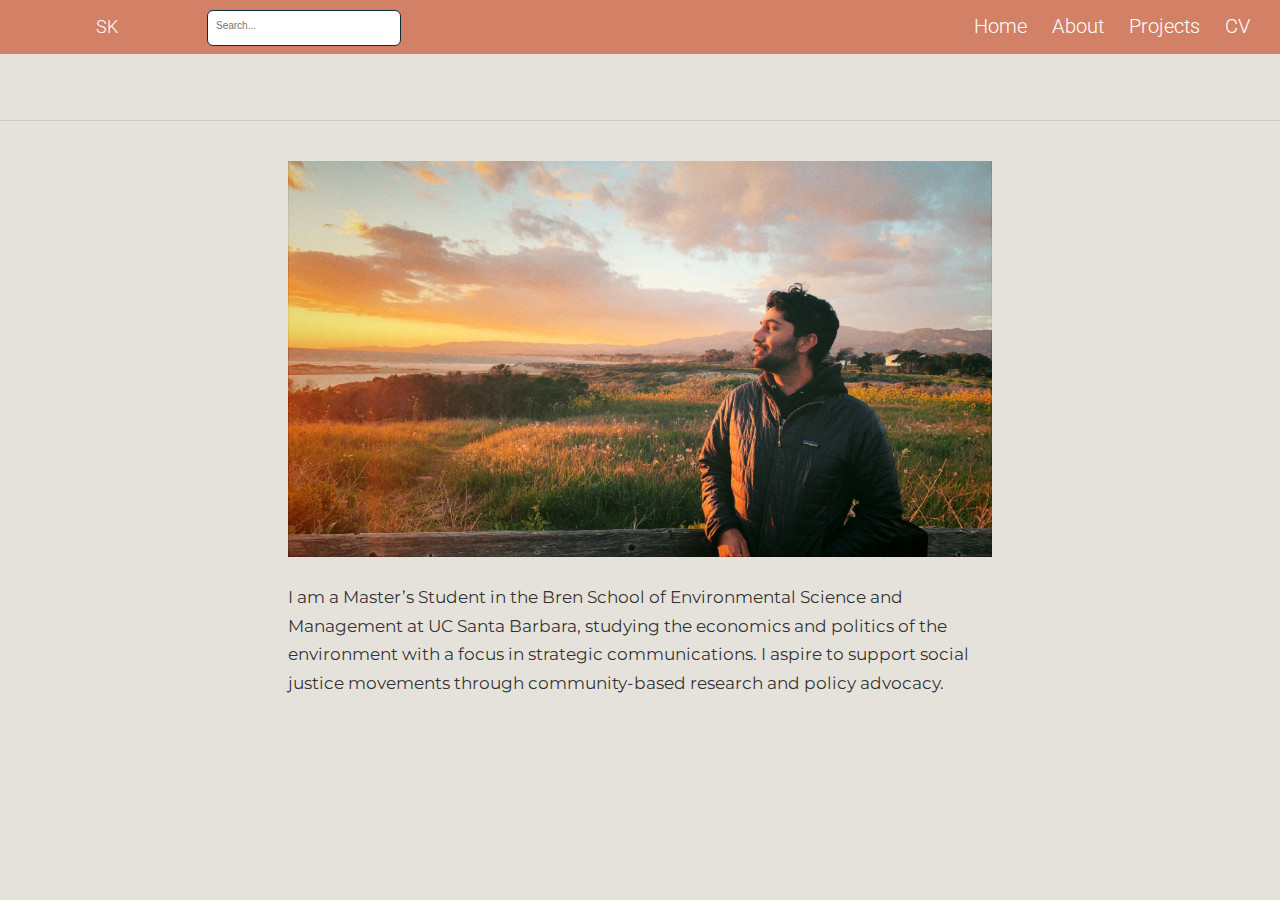
<file: docs/about.html>
<!DOCTYPE html>

<html xmlns="http://www.w3.org/1999/xhtml" lang="" xml:lang="">

<head>
  <meta charset="utf-8"/>
  <meta name="viewport" content="width=device-width, initial-scale=1"/>
  <meta http-equiv="X-UA-Compatible" content="IE=Edge,chrome=1"/>
  <meta name="generator" content="distill" />

  <style type="text/css">
  /* Hide doc at startup (prevent jankiness while JS renders/transforms) */
  body {
    visibility: hidden;
  }
  </style>

 <!--radix_placeholder_import_source-->
 <!--/radix_placeholder_import_source-->

<style type="text/css">code{white-space: pre;}</style>
<style type="text/css" data-origin="pandoc">
pre > code.sourceCode { white-space: pre; position: relative; }
pre > code.sourceCode > span { display: inline-block; line-height: 1.25; }
pre > code.sourceCode > span:empty { height: 1.2em; }
.sourceCode { overflow: visible; }
code.sourceCode > span { color: inherit; text-decoration: inherit; }
div.sourceCode { margin: 1em 0; }
pre.sourceCode { margin: 0; }
@media screen {
div.sourceCode { overflow: auto; }
}
@media print {
pre > code.sourceCode { white-space: pre-wrap; }
pre > code.sourceCode > span { text-indent: -5em; padding-left: 5em; }
}
pre.numberSource code
  { counter-reset: source-line 0; }
pre.numberSource code > span
  { position: relative; left: -4em; counter-increment: source-line; }
pre.numberSource code > span > a:first-child::before
  { content: counter(source-line);
    position: relative; left: -1em; text-align: right; vertical-align: baseline;
    border: none; display: inline-block;
    -webkit-touch-callout: none; -webkit-user-select: none;
    -khtml-user-select: none; -moz-user-select: none;
    -ms-user-select: none; user-select: none;
    padding: 0 4px; width: 4em;
    color: #aaaaaa;
  }
pre.numberSource { margin-left: 3em; border-left: 1px solid #aaaaaa;  padding-left: 4px; }
div.sourceCode
  {   }
@media screen {
pre > code.sourceCode > span > a:first-child::before { text-decoration: underline; }
}
code span.al { color: #ad0000; } /* Alert */
code span.an { color: #5e5e5e; } /* Annotation */
code span.at { } /* Attribute */
code span.bn { color: #ad0000; } /* BaseN */
code span.bu { } /* BuiltIn */
code span.cf { color: #007ba5; } /* ControlFlow */
code span.ch { color: #20794d; } /* Char */
code span.cn { color: #8f5902; } /* Constant */
code span.co { color: #5e5e5e; } /* Comment */
code span.cv { color: #5e5e5e; font-style: italic; } /* CommentVar */
code span.do { color: #5e5e5e; font-style: italic; } /* Documentation */
code span.dt { color: #ad0000; } /* DataType */
code span.dv { color: #ad0000; } /* DecVal */
code span.er { color: #ad0000; } /* Error */
code span.ex { } /* Extension */
code span.fl { color: #ad0000; } /* Float */
code span.fu { color: #4758ab; } /* Function */
code span.im { } /* Import */
code span.in { color: #5e5e5e; } /* Information */
code span.kw { color: #007ba5; } /* Keyword */
code span.op { color: #5e5e5e; } /* Operator */
code span.ot { color: #007ba5; } /* Other */
code span.pp { color: #ad0000; } /* Preprocessor */
code span.sc { color: #5e5e5e; } /* SpecialChar */
code span.ss { color: #20794d; } /* SpecialString */
code span.st { color: #20794d; } /* String */
code span.va { color: #111111; } /* Variable */
code span.vs { color: #20794d; } /* VerbatimString */
code span.wa { color: #5e5e5e; font-style: italic; } /* Warning */
</style>


  <!--radix_placeholder_meta_tags-->
  <title>SK: About me</title>




  <!--  https://developers.facebook.com/docs/sharing/webmasters#markup -->
  <meta property="og:title" content="SK: About me"/>
  <meta property="og:type" content="article"/>
  <meta property="og:locale" content="en_US"/>
  <meta property="og:site_name" content="SK"/>

  <!--  https://dev.twitter.com/cards/types/summary -->
  <meta property="twitter:card" content="summary"/>
  <meta property="twitter:title" content="SK: About me"/>

  <!--/radix_placeholder_meta_tags-->
  <!--radix_placeholder_rmarkdown_metadata-->

  <script type="text/json" id="radix-rmarkdown-metadata">
  {"type":"list","attributes":{"names":{"type":"character","attributes":{},"value":["title"]}},"value":[{"type":"character","attributes":{},"value":["About me"]}]}
  </script>
  <!--/radix_placeholder_rmarkdown_metadata-->
  <!--radix_placeholder_navigation_in_header-->
  <meta name="distill:offset" content=""/>

  <script type="application/javascript">

    window.headroom_prevent_pin = false;

    window.document.addEventListener("DOMContentLoaded", function (event) {

      // initialize headroom for banner
      var header = $('header').get(0);
      var headerHeight = header.offsetHeight;
      var headroom = new Headroom(header, {
        tolerance: 5,
        onPin : function() {
          if (window.headroom_prevent_pin) {
            window.headroom_prevent_pin = false;
            headroom.unpin();
          }
        }
      });
      headroom.init();
      if(window.location.hash)
        headroom.unpin();
      $(header).addClass('headroom--transition');

      // offset scroll location for banner on hash change
      // (see: https://github.com/WickyNilliams/headroom.js/issues/38)
      window.addEventListener("hashchange", function(event) {
        window.scrollTo(0, window.pageYOffset - (headerHeight + 25));
      });

      // responsive menu
      $('.distill-site-header').each(function(i, val) {
        var topnav = $(this);
        var toggle = topnav.find('.nav-toggle');
        toggle.on('click', function() {
          topnav.toggleClass('responsive');
        });
      });

      // nav dropdowns
      $('.nav-dropbtn').click(function(e) {
        $(this).next('.nav-dropdown-content').toggleClass('nav-dropdown-active');
        $(this).parent().siblings('.nav-dropdown')
           .children('.nav-dropdown-content').removeClass('nav-dropdown-active');
      });
      $("body").click(function(e){
        $('.nav-dropdown-content').removeClass('nav-dropdown-active');
      });
      $(".nav-dropdown").click(function(e){
        e.stopPropagation();
      });
    });
  </script>

  <style type="text/css">

  /* Theme (user-documented overrideables for nav appearance) */

  .distill-site-nav {
    color: rgba(255, 255, 255, 0.8);
    background-color: #0F2E3D;
    font-size: 15px;
    font-weight: 300;
  }

  .distill-site-nav a {
    color: inherit;
    text-decoration: none;
  }

  .distill-site-nav a:hover {
    color: white;
  }

  @media print {
    .distill-site-nav {
      display: none;
    }
  }

  .distill-site-header {

  }

  .distill-site-footer {

  }


  /* Site Header */

  .distill-site-header {
    width: 100%;
    box-sizing: border-box;
    z-index: 3;
  }

  .distill-site-header .nav-left {
    display: inline-block;
    margin-left: 8px;
  }

  @media screen and (max-width: 768px) {
    .distill-site-header .nav-left {
      margin-left: 0;
    }
  }


  .distill-site-header .nav-right {
    float: right;
    margin-right: 8px;
  }

  .distill-site-header a,
  .distill-site-header .title {
    display: inline-block;
    text-align: center;
    padding: 14px 10px 14px 10px;
  }

  .distill-site-header .title {
    font-size: 18px;
    min-width: 150px;
  }

  .distill-site-header .logo {
    padding: 0;
  }

  .distill-site-header .logo img {
    display: none;
    max-height: 20px;
    width: auto;
    margin-bottom: -4px;
  }

  .distill-site-header .nav-image img {
    max-height: 18px;
    width: auto;
    display: inline-block;
    margin-bottom: -3px;
  }



  @media screen and (min-width: 1000px) {
    .distill-site-header .logo img {
      display: inline-block;
    }
    .distill-site-header .nav-left {
      margin-left: 20px;
    }
    .distill-site-header .nav-right {
      margin-right: 20px;
    }
    .distill-site-header .title {
      padding-left: 12px;
    }
  }


  .distill-site-header .nav-toggle {
    display: none;
  }

  .nav-dropdown {
    display: inline-block;
    position: relative;
  }

  .nav-dropdown .nav-dropbtn {
    border: none;
    outline: none;
    color: rgba(255, 255, 255, 0.8);
    padding: 16px 10px;
    background-color: transparent;
    font-family: inherit;
    font-size: inherit;
    font-weight: inherit;
    margin: 0;
    margin-top: 1px;
    z-index: 2;
  }

  .nav-dropdown-content {
    display: none;
    position: absolute;
    background-color: white;
    min-width: 200px;
    border: 1px solid rgba(0,0,0,0.15);
    border-radius: 4px;
    box-shadow: 0px 8px 16px 0px rgba(0,0,0,0.1);
    z-index: 1;
    margin-top: 2px;
    white-space: nowrap;
    padding-top: 4px;
    padding-bottom: 4px;
  }

  .nav-dropdown-content hr {
    margin-top: 4px;
    margin-bottom: 4px;
    border: none;
    border-bottom: 1px solid rgba(0, 0, 0, 0.1);
  }

  .nav-dropdown-active {
    display: block;
  }

  .nav-dropdown-content a, .nav-dropdown-content .nav-dropdown-header {
    color: black;
    padding: 6px 24px;
    text-decoration: none;
    display: block;
    text-align: left;
  }

  .nav-dropdown-content .nav-dropdown-header {
    display: block;
    padding: 5px 24px;
    padding-bottom: 0;
    text-transform: uppercase;
    font-size: 14px;
    color: #999999;
    white-space: nowrap;
  }

  .nav-dropdown:hover .nav-dropbtn {
    color: white;
  }

  .nav-dropdown-content a:hover {
    background-color: #ddd;
    color: black;
  }

  .nav-right .nav-dropdown-content {
    margin-left: -45%;
    right: 0;
  }

  @media screen and (max-width: 768px) {
    .distill-site-header a, .distill-site-header .nav-dropdown  {display: none;}
    .distill-site-header a.nav-toggle {
      float: right;
      display: block;
    }
    .distill-site-header .title {
      margin-left: 0;
    }
    .distill-site-header .nav-right {
      margin-right: 0;
    }
    .distill-site-header {
      overflow: hidden;
    }
    .nav-right .nav-dropdown-content {
      margin-left: 0;
    }
  }


  @media screen and (max-width: 768px) {
    .distill-site-header.responsive {position: relative; min-height: 500px; }
    .distill-site-header.responsive a.nav-toggle {
      position: absolute;
      right: 0;
      top: 0;
    }
    .distill-site-header.responsive a,
    .distill-site-header.responsive .nav-dropdown {
      display: block;
      text-align: left;
    }
    .distill-site-header.responsive .nav-left,
    .distill-site-header.responsive .nav-right {
      width: 100%;
    }
    .distill-site-header.responsive .nav-dropdown {float: none;}
    .distill-site-header.responsive .nav-dropdown-content {position: relative;}
    .distill-site-header.responsive .nav-dropdown .nav-dropbtn {
      display: block;
      width: 100%;
      text-align: left;
    }
  }

  /* Site Footer */

  .distill-site-footer {
    width: 100%;
    overflow: hidden;
    box-sizing: border-box;
    z-index: 3;
    margin-top: 30px;
    padding-top: 30px;
    padding-bottom: 30px;
    text-align: center;
  }

  /* Headroom */

  d-title {
    padding-top: 6rem;
  }

  @media print {
    d-title {
      padding-top: 4rem;
    }
  }

  .headroom {
    z-index: 1000;
    position: fixed;
    top: 0;
    left: 0;
    right: 0;
  }

  .headroom--transition {
    transition: all .4s ease-in-out;
  }

  .headroom--unpinned {
    top: -100px;
  }

  .headroom--pinned {
    top: 0;
  }

  /* adjust viewport for navbar height */
  /* helps vertically center bootstrap (non-distill) content */
  .min-vh-100 {
    min-height: calc(100vh - 100px) !important;
  }

  </style>

  <script src="site_libs/jquery-3.6.0/jquery-3.6.0.min.js"></script>
  <link href="site_libs/font-awesome-5.1.0/css/all.css" rel="stylesheet"/>
  <link href="site_libs/font-awesome-5.1.0/css/v4-shims.css" rel="stylesheet"/>
  <script src="site_libs/headroom-0.9.4/headroom.min.js"></script>
  <script src="site_libs/autocomplete-0.37.1/autocomplete.min.js"></script>
  <script src="site_libs/fuse-6.4.1/fuse.min.js"></script>

  <script type="application/javascript">

  function getMeta(metaName) {
    var metas = document.getElementsByTagName('meta');
    for (let i = 0; i < metas.length; i++) {
      if (metas[i].getAttribute('name') === metaName) {
        return metas[i].getAttribute('content');
      }
    }
    return '';
  }

  function offsetURL(url) {
    var offset = getMeta('distill:offset');
    return offset ? offset + '/' + url : url;
  }

  function createFuseIndex() {

    // create fuse index
    var options = {
      keys: [
        { name: 'title', weight: 20 },
        { name: 'categories', weight: 15 },
        { name: 'description', weight: 10 },
        { name: 'contents', weight: 5 },
      ],
      ignoreLocation: true,
      threshold: 0
    };
    var fuse = new window.Fuse([], options);

    // fetch the main search.json
    return fetch(offsetURL('search.json'))
      .then(function(response) {
        if (response.status == 200) {
          return response.json().then(function(json) {
            // index main articles
            json.articles.forEach(function(article) {
              fuse.add(article);
            });
            // download collections and index their articles
            return Promise.all(json.collections.map(function(collection) {
              return fetch(offsetURL(collection)).then(function(response) {
                if (response.status === 200) {
                  return response.json().then(function(articles) {
                    articles.forEach(function(article) {
                      fuse.add(article);
                    });
                  })
                } else {
                  return Promise.reject(
                    new Error('Unexpected status from search index request: ' +
                              response.status)
                  );
                }
              });
            })).then(function() {
              return fuse;
            });
          });

        } else {
          return Promise.reject(
            new Error('Unexpected status from search index request: ' +
                        response.status)
          );
        }
      });
  }

  window.document.addEventListener("DOMContentLoaded", function (event) {

    // get search element (bail if we don't have one)
    var searchEl = window.document.getElementById('distill-search');
    if (!searchEl)
      return;

    createFuseIndex()
      .then(function(fuse) {

        // make search box visible
        searchEl.classList.remove('hidden');

        // initialize autocomplete
        var options = {
          autoselect: true,
          hint: false,
          minLength: 2,
        };
        window.autocomplete(searchEl, options, [{
          source: function(query, callback) {
            const searchOptions = {
              isCaseSensitive: false,
              shouldSort: true,
              minMatchCharLength: 2,
              limit: 10,
            };
            var results = fuse.search(query, searchOptions);
            callback(results
              .map(function(result) { return result.item; })
            );
          },
          templates: {
            suggestion: function(suggestion) {
              var img = suggestion.preview && Object.keys(suggestion.preview).length > 0
                ? `<img src="${offsetURL(suggestion.preview)}"</img>`
                : '';
              var html = `
                <div class="search-item">
                  <h3>${suggestion.title}</h3>
                  <div class="search-item-description">
                    ${suggestion.description || ''}
                  </div>
                  <div class="search-item-preview">
                    ${img}
                  </div>
                </div>
              `;
              return html;
            }
          }
        }]).on('autocomplete:selected', function(event, suggestion) {
          window.location.href = offsetURL(suggestion.path);
        });
        // remove inline display style on autocompleter (we want to
        // manage responsive display via css)
        $('.algolia-autocomplete').css("display", "");
      })
      .catch(function(error) {
        console.log(error);
      });

  });

  </script>

  <style type="text/css">

  .nav-search {
    font-size: x-small;
  }

  /* Algolioa Autocomplete */

  .algolia-autocomplete {
    display: inline-block;
    margin-left: 10px;
    vertical-align: sub;
    background-color: white;
    color: black;
    padding: 6px;
    padding-top: 8px;
    padding-bottom: 0;
    border-radius: 6px;
    border: 1px #0F2E3D solid;
    width: 180px;
  }


  @media screen and (max-width: 768px) {
    .distill-site-nav .algolia-autocomplete {
      display: none;
      visibility: hidden;
    }
    .distill-site-nav.responsive .algolia-autocomplete {
      display: inline-block;
      visibility: visible;
    }
    .distill-site-nav.responsive .algolia-autocomplete .aa-dropdown-menu {
      margin-left: 0;
      width: 400px;
      max-height: 400px;
    }
  }

  .algolia-autocomplete .aa-input, .algolia-autocomplete .aa-hint {
    width: 90%;
    outline: none;
    border: none;
  }

  .algolia-autocomplete .aa-hint {
    color: #999;
  }
  .algolia-autocomplete .aa-dropdown-menu {
    width: 550px;
    max-height: 70vh;
    overflow-x: visible;
    overflow-y: scroll;
    padding: 5px;
    margin-top: 3px;
    margin-left: -150px;
    background-color: #fff;
    border-radius: 5px;
    border: 1px solid #999;
    border-top: none;
  }

  .algolia-autocomplete .aa-dropdown-menu .aa-suggestion {
    cursor: pointer;
    padding: 5px 4px;
    border-bottom: 1px solid #eee;
  }

  .algolia-autocomplete .aa-dropdown-menu .aa-suggestion:last-of-type {
    border-bottom: none;
    margin-bottom: 2px;
  }

  .algolia-autocomplete .aa-dropdown-menu .aa-suggestion .search-item {
    overflow: hidden;
    font-size: 0.8em;
    line-height: 1.4em;
  }

  .algolia-autocomplete .aa-dropdown-menu .aa-suggestion .search-item h3 {
    font-size: 1rem;
    margin-block-start: 0;
    margin-block-end: 5px;
  }

  .algolia-autocomplete .aa-dropdown-menu .aa-suggestion .search-item-description {
    display: inline-block;
    overflow: hidden;
    height: 2.8em;
    width: 80%;
    margin-right: 4%;
  }

  .algolia-autocomplete .aa-dropdown-menu .aa-suggestion .search-item-preview {
    display: inline-block;
    width: 15%;
  }

  .algolia-autocomplete .aa-dropdown-menu .aa-suggestion .search-item-preview img {
    height: 3em;
    width: auto;
    display: none;
  }

  .algolia-autocomplete .aa-dropdown-menu .aa-suggestion .search-item-preview img[src] {
    display: initial;
  }

  .algolia-autocomplete .aa-dropdown-menu .aa-suggestion.aa-cursor {
    background-color: #eee;
  }
  .algolia-autocomplete .aa-dropdown-menu .aa-suggestion em {
    font-weight: bold;
    font-style: normal;
  }

  </style>


  <!--/radix_placeholder_navigation_in_header-->
  <!--radix_placeholder_distill-->

  <style type="text/css">

  body {
    background-color: white;
  }

  .pandoc-table {
    width: 100%;
  }

  .pandoc-table>caption {
    margin-bottom: 10px;
  }

  .pandoc-table th:not([align]) {
    text-align: left;
  }

  .pagedtable-footer {
    font-size: 15px;
  }

  d-byline .byline {
    grid-template-columns: 2fr 2fr;
  }

  d-byline .byline h3 {
    margin-block-start: 1.5em;
  }

  d-byline .byline .authors-affiliations h3 {
    margin-block-start: 0.5em;
  }

  .authors-affiliations .orcid-id {
    width: 16px;
    height:16px;
    margin-left: 4px;
    margin-right: 4px;
    vertical-align: middle;
    padding-bottom: 2px;
  }

  d-title .dt-tags {
    margin-top: 1em;
    grid-column: text;
  }

  .dt-tags .dt-tag {
    text-decoration: none;
    display: inline-block;
    color: rgba(0,0,0,0.6);
    padding: 0em 0.4em;
    margin-right: 0.5em;
    margin-bottom: 0.4em;
    font-size: 70%;
    border: 1px solid rgba(0,0,0,0.2);
    border-radius: 3px;
    text-transform: uppercase;
    font-weight: 500;
  }

  d-article table.gt_table td,
  d-article table.gt_table th {
    border-bottom: none;
  }

  .html-widget {
    margin-bottom: 2.0em;
  }

  .l-screen-inset {
    padding-right: 16px;
  }

  .l-screen .caption {
    margin-left: 10px;
  }

  .shaded {
    background: rgb(247, 247, 247);
    padding-top: 20px;
    padding-bottom: 20px;
    border-top: 1px solid rgba(0, 0, 0, 0.1);
    border-bottom: 1px solid rgba(0, 0, 0, 0.1);
  }

  .shaded .html-widget {
    margin-bottom: 0;
    border: 1px solid rgba(0, 0, 0, 0.1);
  }

  .shaded .shaded-content {
    background: white;
  }

  .text-output {
    margin-top: 0;
    line-height: 1.5em;
  }

  .hidden {
    display: none !important;
  }

  d-article {
    padding-top: 2.5rem;
    padding-bottom: 30px;
  }

  d-appendix {
    padding-top: 30px;
  }

  d-article>p>img {
    width: 100%;
  }

  d-article h2 {
    margin: 1rem 0 1.5rem 0;
  }

  d-article h3 {
    margin-top: 1.5rem;
  }

  d-article iframe {
    border: 1px solid rgba(0, 0, 0, 0.1);
    margin-bottom: 2.0em;
    width: 100%;
  }

  /* Tweak code blocks */

  d-article div.sourceCode code,
  d-article pre code {
    font-family: Consolas, Monaco, 'Andale Mono', 'Ubuntu Mono', monospace;
  }

  d-article pre,
  d-article div.sourceCode,
  d-article div.sourceCode pre {
    overflow: auto;
  }

  d-article div.sourceCode {
    background-color: white;
  }

  d-article div.sourceCode pre {
    padding-left: 10px;
    font-size: 12px;
    border-left: 2px solid rgba(0,0,0,0.1);
  }

  d-article pre {
    font-size: 12px;
    color: black;
    background: none;
    margin-top: 0;
    text-align: left;
    white-space: pre;
    word-spacing: normal;
    word-break: normal;
    word-wrap: normal;
    line-height: 1.5;

    -moz-tab-size: 4;
    -o-tab-size: 4;
    tab-size: 4;

    -webkit-hyphens: none;
    -moz-hyphens: none;
    -ms-hyphens: none;
    hyphens: none;
  }

  d-article pre a {
    border-bottom: none;
  }

  d-article pre a:hover {
    border-bottom: none;
    text-decoration: underline;
  }

  d-article details {
    grid-column: text;
    margin-bottom: 0.8em;
  }

  @media(min-width: 768px) {

  d-article pre,
  d-article div.sourceCode,
  d-article div.sourceCode pre {
    overflow: visible !important;
  }

  d-article div.sourceCode pre {
    padding-left: 18px;
    font-size: 14px;
  }

  d-article pre {
    font-size: 14px;
  }

  }

  figure img.external {
    background: white;
    border: 1px solid rgba(0, 0, 0, 0.1);
    box-shadow: 0 1px 8px rgba(0, 0, 0, 0.1);
    padding: 18px;
    box-sizing: border-box;
  }

  /* CSS for d-contents */

  .d-contents {
    grid-column: text;
    color: rgba(0,0,0,0.8);
    font-size: 0.9em;
    padding-bottom: 1em;
    margin-bottom: 1em;
    padding-bottom: 0.5em;
    margin-bottom: 1em;
    padding-left: 0.25em;
    justify-self: start;
  }

  @media(min-width: 1000px) {
    .d-contents.d-contents-float {
      height: 0;
      grid-column-start: 1;
      grid-column-end: 4;
      justify-self: center;
      padding-right: 3em;
      padding-left: 2em;
    }
  }

  .d-contents nav h3 {
    font-size: 18px;
    margin-top: 0;
    margin-bottom: 1em;
  }

  .d-contents li {
    list-style-type: none
  }

  .d-contents nav > ul {
    padding-left: 0;
  }

  .d-contents ul {
    padding-left: 1em
  }

  .d-contents nav ul li {
    margin-top: 0.6em;
    margin-bottom: 0.2em;
  }

  .d-contents nav a {
    font-size: 13px;
    border-bottom: none;
    text-decoration: none
    color: rgba(0, 0, 0, 0.8);
  }

  .d-contents nav a:hover {
    text-decoration: underline solid rgba(0, 0, 0, 0.6)
  }

  .d-contents nav > ul > li > a {
    font-weight: 600;
  }

  .d-contents nav > ul > li > ul {
    font-weight: inherit;
  }

  .d-contents nav > ul > li > ul > li {
    margin-top: 0.2em;
  }


  .d-contents nav ul {
    margin-top: 0;
    margin-bottom: 0.25em;
  }

  .d-article-with-toc h2:nth-child(2) {
    margin-top: 0;
  }


  /* Figure */

  .figure {
    position: relative;
    margin-bottom: 2.5em;
    margin-top: 1.5em;
  }

  .figure img {
    width: 100%;
  }

  .figure .caption {
    color: rgba(0, 0, 0, 0.6);
    font-size: 12px;
    line-height: 1.5em;
  }

  .figure img.external {
    background: white;
    border: 1px solid rgba(0, 0, 0, 0.1);
    box-shadow: 0 1px 8px rgba(0, 0, 0, 0.1);
    padding: 18px;
    box-sizing: border-box;
  }

  .figure .caption a {
    color: rgba(0, 0, 0, 0.6);
  }

  .figure .caption b,
  .figure .caption strong, {
    font-weight: 600;
    color: rgba(0, 0, 0, 1.0);
  }

  /* Citations */

  d-article .citation {
    color: inherit;
    cursor: inherit;
  }

  div.hanging-indent{
    margin-left: 1em; text-indent: -1em;
  }

  /* Citation hover box */

  .tippy-box[data-theme~=light-border] {
    background-color: rgba(250, 250, 250, 0.95);
  }

  .tippy-content > p {
    margin-bottom: 0;
    padding: 2px;
  }


  /* Tweak 1000px media break to show more text */

  @media(min-width: 1000px) {
    .base-grid,
    distill-header,
    d-title,
    d-abstract,
    d-article,
    d-appendix,
    distill-appendix,
    d-byline,
    d-footnote-list,
    d-citation-list,
    distill-footer {
      grid-template-columns: [screen-start] 1fr [page-start kicker-start] 80px [middle-start] 50px [text-start kicker-end] 65px 65px 65px 65px 65px 65px 65px 65px [text-end gutter-start] 65px [middle-end] 65px [page-end gutter-end] 1fr [screen-end];
      grid-column-gap: 16px;
    }

    .grid {
      grid-column-gap: 16px;
    }

    d-article {
      font-size: 1.06rem;
      line-height: 1.7em;
    }
    figure .caption, .figure .caption, figure figcaption {
      font-size: 13px;
    }
  }

  @media(min-width: 1180px) {
    .base-grid,
    distill-header,
    d-title,
    d-abstract,
    d-article,
    d-appendix,
    distill-appendix,
    d-byline,
    d-footnote-list,
    d-citation-list,
    distill-footer {
      grid-template-columns: [screen-start] 1fr [page-start kicker-start] 60px [middle-start] 60px [text-start kicker-end] 60px 60px 60px 60px 60px 60px 60px 60px [text-end gutter-start] 60px [middle-end] 60px [page-end gutter-end] 1fr [screen-end];
      grid-column-gap: 32px;
    }

    .grid {
      grid-column-gap: 32px;
    }
  }


  /* Get the citation styles for the appendix (not auto-injected on render since
     we do our own rendering of the citation appendix) */

  d-appendix .citation-appendix,
  .d-appendix .citation-appendix {
    font-size: 11px;
    line-height: 15px;
    border-left: 1px solid rgba(0, 0, 0, 0.1);
    padding-left: 18px;
    border: 1px solid rgba(0,0,0,0.1);
    background: rgba(0, 0, 0, 0.02);
    padding: 10px 18px;
    border-radius: 3px;
    color: rgba(150, 150, 150, 1);
    overflow: hidden;
    margin-top: -12px;
    white-space: pre-wrap;
    word-wrap: break-word;
  }

  /* Include appendix styles here so they can be overridden */

  d-appendix {
    contain: layout style;
    font-size: 0.8em;
    line-height: 1.7em;
    margin-top: 60px;
    margin-bottom: 0;
    border-top: 1px solid rgba(0, 0, 0, 0.1);
    color: rgba(0,0,0,0.5);
    padding-top: 60px;
    padding-bottom: 48px;
  }

  d-appendix h3 {
    grid-column: page-start / text-start;
    font-size: 15px;
    font-weight: 500;
    margin-top: 1em;
    margin-bottom: 0;
    color: rgba(0,0,0,0.65);
  }

  d-appendix h3 + * {
    margin-top: 1em;
  }

  d-appendix ol {
    padding: 0 0 0 15px;
  }

  @media (min-width: 768px) {
    d-appendix ol {
      padding: 0 0 0 30px;
      margin-left: -30px;
    }
  }

  d-appendix li {
    margin-bottom: 1em;
  }

  d-appendix a {
    color: rgba(0, 0, 0, 0.6);
  }

  d-appendix > * {
    grid-column: text;
  }

  d-appendix > d-footnote-list,
  d-appendix > d-citation-list,
  d-appendix > distill-appendix {
    grid-column: screen;
  }

  /* Include footnote styles here so they can be overridden */

  d-footnote-list {
    contain: layout style;
  }

  d-footnote-list > * {
    grid-column: text;
  }

  d-footnote-list a.footnote-backlink {
    color: rgba(0,0,0,0.3);
    padding-left: 0.5em;
  }



  /* Anchor.js */

  .anchorjs-link {
    /*transition: all .25s linear; */
    text-decoration: none;
    border-bottom: none;
  }
  *:hover > .anchorjs-link {
    margin-left: -1.125em !important;
    text-decoration: none;
    border-bottom: none;
  }

  /* Social footer */

  .social_footer {
    margin-top: 30px;
    margin-bottom: 0;
    color: rgba(0,0,0,0.67);
  }

  .disqus-comments {
    margin-right: 30px;
  }

  .disqus-comment-count {
    border-bottom: 1px solid rgba(0, 0, 0, 0.4);
    cursor: pointer;
  }

  #disqus_thread {
    margin-top: 30px;
  }

  .article-sharing a {
    border-bottom: none;
    margin-right: 8px;
  }

  .article-sharing a:hover {
    border-bottom: none;
  }

  .sidebar-section.subscribe {
    font-size: 12px;
    line-height: 1.6em;
  }

  .subscribe p {
    margin-bottom: 0.5em;
  }


  .article-footer .subscribe {
    font-size: 15px;
    margin-top: 45px;
  }


  .sidebar-section.custom {
    font-size: 12px;
    line-height: 1.6em;
  }

  .custom p {
    margin-bottom: 0.5em;
  }

  /* Styles for listing layout (hide title) */
  .layout-listing d-title, .layout-listing .d-title {
    display: none;
  }

  /* Styles for posts lists (not auto-injected) */


  .posts-with-sidebar {
    padding-left: 45px;
    padding-right: 45px;
  }

  .posts-list .description h2,
  .posts-list .description p {
    font-family: -apple-system, BlinkMacSystemFont, "Segoe UI", Roboto, Oxygen, Ubuntu, Cantarell, "Fira Sans", "Droid Sans", "Helvetica Neue", Arial, sans-serif;
  }

  .posts-list .description h2 {
    font-weight: 700;
    border-bottom: none;
    padding-bottom: 0;
  }

  .posts-list h2.post-tag {
    border-bottom: 1px solid rgba(0, 0, 0, 0.2);
    padding-bottom: 12px;
  }
  .posts-list {
    margin-top: 60px;
    margin-bottom: 24px;
  }

  .posts-list .post-preview {
    text-decoration: none;
    overflow: hidden;
    display: block;
    border-bottom: 1px solid rgba(0, 0, 0, 0.1);
    padding: 24px 0;
  }

  .post-preview-last {
    border-bottom: none !important;
  }

  .posts-list .posts-list-caption {
    grid-column: screen;
    font-weight: 400;
  }

  .posts-list .post-preview h2 {
    margin: 0 0 6px 0;
    line-height: 1.2em;
    font-style: normal;
    font-size: 24px;
  }

  .posts-list .post-preview p {
    margin: 0 0 12px 0;
    line-height: 1.4em;
    font-size: 16px;
  }

  .posts-list .post-preview .thumbnail {
    box-sizing: border-box;
    margin-bottom: 24px;
    position: relative;
    max-width: 500px;
  }
  .posts-list .post-preview img {
    width: 100%;
    display: block;
  }

  .posts-list .metadata {
    font-size: 12px;
    line-height: 1.4em;
    margin-bottom: 18px;
  }

  .posts-list .metadata > * {
    display: inline-block;
  }

  .posts-list .metadata .publishedDate {
    margin-right: 2em;
  }

  .posts-list .metadata .dt-authors {
    display: block;
    margin-top: 0.3em;
    margin-right: 2em;
  }

  .posts-list .dt-tags {
    display: block;
    line-height: 1em;
  }

  .posts-list .dt-tags .dt-tag {
    display: inline-block;
    color: rgba(0,0,0,0.6);
    padding: 0.3em 0.4em;
    margin-right: 0.2em;
    margin-bottom: 0.4em;
    font-size: 60%;
    border: 1px solid rgba(0,0,0,0.2);
    border-radius: 3px;
    text-transform: uppercase;
    font-weight: 500;
  }

  .posts-list img {
    opacity: 1;
  }

  .posts-list img[data-src] {
    opacity: 0;
  }

  .posts-more {
    clear: both;
  }


  .posts-sidebar {
    font-size: 16px;
  }

  .posts-sidebar h3 {
    font-size: 16px;
    margin-top: 0;
    margin-bottom: 0.5em;
    font-weight: 400;
    text-transform: uppercase;
  }

  .sidebar-section {
    margin-bottom: 30px;
  }

  .categories ul {
    list-style-type: none;
    margin: 0;
    padding: 0;
  }

  .categories li {
    color: rgba(0, 0, 0, 0.8);
    margin-bottom: 0;
  }

  .categories li>a {
    border-bottom: none;
  }

  .categories li>a:hover {
    border-bottom: 1px solid rgba(0, 0, 0, 0.4);
  }

  .categories .active {
    font-weight: 600;
  }

  .categories .category-count {
    color: rgba(0, 0, 0, 0.4);
  }


  @media(min-width: 768px) {
    .posts-list .post-preview h2 {
      font-size: 26px;
    }
    .posts-list .post-preview .thumbnail {
      float: right;
      width: 30%;
      margin-bottom: 0;
    }
    .posts-list .post-preview .description {
      float: left;
      width: 45%;
    }
    .posts-list .post-preview .metadata {
      float: left;
      width: 20%;
      margin-top: 8px;
    }
    .posts-list .post-preview p {
      margin: 0 0 12px 0;
      line-height: 1.5em;
      font-size: 16px;
    }
    .posts-with-sidebar .posts-list {
      float: left;
      width: 75%;
    }
    .posts-with-sidebar .posts-sidebar {
      float: right;
      width: 20%;
      margin-top: 60px;
      padding-top: 24px;
      padding-bottom: 24px;
    }
  }


  /* Improve display for browsers without grid (IE/Edge <= 15) */

  .downlevel {
    line-height: 1.6em;
    font-family: -apple-system, BlinkMacSystemFont, "Segoe UI", Roboto, Oxygen, Ubuntu, Cantarell, "Fira Sans", "Droid Sans", "Helvetica Neue", Arial, sans-serif;
    margin: 0;
  }

  .downlevel .d-title {
    padding-top: 6rem;
    padding-bottom: 1.5rem;
  }

  .downlevel .d-title h1 {
    font-size: 50px;
    font-weight: 700;
    line-height: 1.1em;
    margin: 0 0 0.5rem;
  }

  .downlevel .d-title p {
    font-weight: 300;
    font-size: 1.2rem;
    line-height: 1.55em;
    margin-top: 0;
  }

  .downlevel .d-byline {
    padding-top: 0.8em;
    padding-bottom: 0.8em;
    font-size: 0.8rem;
    line-height: 1.8em;
  }

  .downlevel .section-separator {
    border: none;
    border-top: 1px solid rgba(0, 0, 0, 0.1);
  }

  .downlevel .d-article {
    font-size: 1.06rem;
    line-height: 1.7em;
    padding-top: 1rem;
    padding-bottom: 2rem;
  }


  .downlevel .d-appendix {
    padding-left: 0;
    padding-right: 0;
    max-width: none;
    font-size: 0.8em;
    line-height: 1.7em;
    margin-bottom: 0;
    color: rgba(0,0,0,0.5);
    padding-top: 40px;
    padding-bottom: 48px;
  }

  .downlevel .footnotes ol {
    padding-left: 13px;
  }

  .downlevel .base-grid,
  .downlevel .distill-header,
  .downlevel .d-title,
  .downlevel .d-abstract,
  .downlevel .d-article,
  .downlevel .d-appendix,
  .downlevel .distill-appendix,
  .downlevel .d-byline,
  .downlevel .d-footnote-list,
  .downlevel .d-citation-list,
  .downlevel .distill-footer,
  .downlevel .appendix-bottom,
  .downlevel .posts-container {
    padding-left: 40px;
    padding-right: 40px;
  }

  @media(min-width: 768px) {
    .downlevel .base-grid,
    .downlevel .distill-header,
    .downlevel .d-title,
    .downlevel .d-abstract,
    .downlevel .d-article,
    .downlevel .d-appendix,
    .downlevel .distill-appendix,
    .downlevel .d-byline,
    .downlevel .d-footnote-list,
    .downlevel .d-citation-list,
    .downlevel .distill-footer,
    .downlevel .appendix-bottom,
    .downlevel .posts-container {
    padding-left: 150px;
    padding-right: 150px;
    max-width: 900px;
  }
  }

  .downlevel pre code {
    display: block;
    border-left: 2px solid rgba(0, 0, 0, .1);
    padding: 0 0 0 20px;
    font-size: 14px;
  }

  .downlevel code, .downlevel pre {
    color: black;
    background: none;
    font-family: Consolas, Monaco, 'Andale Mono', 'Ubuntu Mono', monospace;
    text-align: left;
    white-space: pre;
    word-spacing: normal;
    word-break: normal;
    word-wrap: normal;
    line-height: 1.5;

    -moz-tab-size: 4;
    -o-tab-size: 4;
    tab-size: 4;

    -webkit-hyphens: none;
    -moz-hyphens: none;
    -ms-hyphens: none;
    hyphens: none;
  }

  .downlevel .posts-list .post-preview {
    color: inherit;
  }



  </style>

  <script type="application/javascript">

  function is_downlevel_browser() {
    if (bowser.isUnsupportedBrowser({ msie: "12", msedge: "16"},
                                   window.navigator.userAgent)) {
      return true;
    } else {
      return window.load_distill_framework === undefined;
    }
  }

  // show body when load is complete
  function on_load_complete() {

    // add anchors
    if (window.anchors) {
      window.anchors.options.placement = 'left';
      window.anchors.add('d-article > h2, d-article > h3, d-article > h4, d-article > h5');
    }


    // set body to visible
    document.body.style.visibility = 'visible';

    // force redraw for leaflet widgets
    if (window.HTMLWidgets) {
      var maps = window.HTMLWidgets.findAll(".leaflet");
      $.each(maps, function(i, el) {
        var map = this.getMap();
        map.invalidateSize();
        map.eachLayer(function(layer) {
          if (layer instanceof L.TileLayer)
            layer.redraw();
        });
      });
    }

    // trigger 'shown' so htmlwidgets resize
    $('d-article').trigger('shown');
  }

  function init_distill() {

    init_common();

    // create front matter
    var front_matter = $('<d-front-matter></d-front-matter>');
    $('#distill-front-matter').wrap(front_matter);

    // create d-title
    $('.d-title').changeElementType('d-title');

    // create d-byline
    var byline = $('<d-byline></d-byline>');
    $('.d-byline').replaceWith(byline);

    // create d-article
    var article = $('<d-article></d-article>');
    $('.d-article').wrap(article).children().unwrap();

    // move posts container into article
    $('.posts-container').appendTo($('d-article'));

    // create d-appendix
    $('.d-appendix').changeElementType('d-appendix');

    // flag indicating that we have appendix items
    var appendix = $('.appendix-bottom').children('h3').length > 0;

    // replace footnotes with <d-footnote>
    $('.footnote-ref').each(function(i, val) {
      appendix = true;
      var href = $(this).attr('href');
      var id = href.replace('#', '');
      var fn = $('#' + id);
      var fn_p = $('#' + id + '>p');
      fn_p.find('.footnote-back').remove();
      var text = fn_p.html();
      var dtfn = $('<d-footnote></d-footnote>');
      dtfn.html(text);
      $(this).replaceWith(dtfn);
    });
    // remove footnotes
    $('.footnotes').remove();

    // move refs into #references-listing
    $('#references-listing').replaceWith($('#refs'));

    $('h1.appendix, h2.appendix').each(function(i, val) {
      $(this).changeElementType('h3');
    });
    $('h3.appendix').each(function(i, val) {
      var id = $(this).attr('id');
      $('.d-contents a[href="#' + id + '"]').parent().remove();
      appendix = true;
      $(this).nextUntil($('h1, h2, h3')).addBack().appendTo($('d-appendix'));
    });

    // show d-appendix if we have appendix content
    $("d-appendix").css('display', appendix ? 'grid' : 'none');

    // localize layout chunks to just output
    $('.layout-chunk').each(function(i, val) {

      // capture layout
      var layout = $(this).attr('data-layout');

      // apply layout to markdown level block elements
      var elements = $(this).children().not('details, div.sourceCode, pre, script');
      elements.each(function(i, el) {
        var layout_div = $('<div class="' + layout + '"></div>');
        if (layout_div.hasClass('shaded')) {
          var shaded_content = $('<div class="shaded-content"></div>');
          $(this).wrap(shaded_content);
          $(this).parent().wrap(layout_div);
        } else {
          $(this).wrap(layout_div);
        }
      });


      // unwrap the layout-chunk div
      $(this).children().unwrap();
    });

    // remove code block used to force  highlighting css
    $('.distill-force-highlighting-css').parent().remove();

    // remove empty line numbers inserted by pandoc when using a
    // custom syntax highlighting theme
    $('code.sourceCode a:empty').remove();

    // load distill framework
    load_distill_framework();

    // wait for window.distillRunlevel == 4 to do post processing
    function distill_post_process() {

      if (!window.distillRunlevel || window.distillRunlevel < 4)
        return;

      // hide author/affiliations entirely if we have no authors
      var front_matter = JSON.parse($("#distill-front-matter").html());
      var have_authors = front_matter.authors && front_matter.authors.length > 0;
      if (!have_authors)
        $('d-byline').addClass('hidden');

      // article with toc class
      $('.d-contents').parent().addClass('d-article-with-toc');

      // strip links that point to #
      $('.authors-affiliations').find('a[href="#"]').removeAttr('href');

      // add orcid ids
      $('.authors-affiliations').find('.author').each(function(i, el) {
        var orcid_id = front_matter.authors[i].orcidID;
        if (orcid_id) {
          var a = $('<a></a>');
          a.attr('href', 'https://orcid.org/' + orcid_id);
          var img = $('<img></img>');
          img.addClass('orcid-id');
          img.attr('alt', 'ORCID ID');
          img.attr('src','[data-uri]');
          a.append(img);
          $(this).append(a);
        }
      });

      // hide elements of author/affiliations grid that have no value
      function hide_byline_column(caption) {
        $('d-byline').find('h3:contains("' + caption + '")').parent().css('visibility', 'hidden');
      }

      // affiliations
      var have_affiliations = false;
      for (var i = 0; i<front_matter.authors.length; ++i) {
        var author = front_matter.authors[i];
        if (author.affiliation !== "&nbsp;") {
          have_affiliations = true;
          break;
        }
      }
      if (!have_affiliations)
        $('d-byline').find('h3:contains("Affiliations")').css('visibility', 'hidden');

      // published date
      if (!front_matter.publishedDate)
        hide_byline_column("Published");

      // document object identifier
      var doi = $('d-byline').find('h3:contains("DOI")');
      var doi_p = doi.next().empty();
      if (!front_matter.doi) {
        // if we have a citation and valid citationText then link to that
        if ($('#citation').length > 0 && front_matter.citationText) {
          doi.html('Citation');
          $('<a href="#citation"></a>')
            .text(front_matter.citationText)
            .appendTo(doi_p);
        } else {
          hide_byline_column("DOI");
        }
      } else {
        $('<a></a>')
           .attr('href', "https://doi.org/" + front_matter.doi)
           .html(front_matter.doi)
           .appendTo(doi_p);
      }

       // change plural form of authors/affiliations
      if (front_matter.authors.length === 1) {
        var grid = $('.authors-affiliations');
        grid.children('h3:contains("Authors")').text('Author');
        grid.children('h3:contains("Affiliations")').text('Affiliation');
      }

      // remove d-appendix and d-footnote-list local styles
      $('d-appendix > style:first-child').remove();
      $('d-footnote-list > style:first-child').remove();

      // move appendix-bottom entries to the bottom
      $('.appendix-bottom').appendTo('d-appendix').children().unwrap();
      $('.appendix-bottom').remove();

      // hoverable references
      $('span.citation[data-cites]').each(function() {
        var refs = $(this).attr('data-cites').split(" ");
        var refHtml = refs.map(function(ref) {
          return "<p>" + $('#ref-' + ref).html() + "</p>";
        }).join("\n");
        window.tippy(this, {
          allowHTML: true,
          content: refHtml,
          maxWidth: 500,
          interactive: true,
          interactiveBorder: 10,
          theme: 'light-border',
          placement: 'bottom-start'
        });
      });

      // clear polling timer
      clearInterval(tid);

      // show body now that everything is ready
      on_load_complete();
    }

    var tid = setInterval(distill_post_process, 50);
    distill_post_process();

  }

  function init_downlevel() {

    init_common();

     // insert hr after d-title
    $('.d-title').after($('<hr class="section-separator"/>'));

    // check if we have authors
    var front_matter = JSON.parse($("#distill-front-matter").html());
    var have_authors = front_matter.authors && front_matter.authors.length > 0;

    // manage byline/border
    if (!have_authors)
      $('.d-byline').remove();
    $('.d-byline').after($('<hr class="section-separator"/>'));
    $('.d-byline a').remove();

    // remove toc
    $('.d-contents').remove();

    // move appendix elements
    $('h1.appendix, h2.appendix').each(function(i, val) {
      $(this).changeElementType('h3');
    });
    $('h3.appendix').each(function(i, val) {
      $(this).nextUntil($('h1, h2, h3')).addBack().appendTo($('.d-appendix'));
    });


    // inject headers into references and footnotes
    var refs_header = $('<h3></h3>');
    refs_header.text('References');
    $('#refs').prepend(refs_header);

    var footnotes_header = $('<h3></h3');
    footnotes_header.text('Footnotes');
    $('.footnotes').children('hr').first().replaceWith(footnotes_header);

    // move appendix-bottom entries to the bottom
    $('.appendix-bottom').appendTo('.d-appendix').children().unwrap();
    $('.appendix-bottom').remove();

    // remove appendix if it's empty
    if ($('.d-appendix').children().length === 0)
      $('.d-appendix').remove();

    // prepend separator above appendix
    $('.d-appendix').before($('<hr class="section-separator" style="clear: both"/>'));

    // trim code
    $('pre>code').each(function(i, val) {
      $(this).html($.trim($(this).html()));
    });

    // move posts-container right before article
    $('.posts-container').insertBefore($('.d-article'));

    $('body').addClass('downlevel');

    on_load_complete();
  }


  function init_common() {

    // jquery plugin to change element types
    (function($) {
      $.fn.changeElementType = function(newType) {
        var attrs = {};

        $.each(this[0].attributes, function(idx, attr) {
          attrs[attr.nodeName] = attr.nodeValue;
        });

        this.replaceWith(function() {
          return $("<" + newType + "/>", attrs).append($(this).contents());
        });
      };
    })(jQuery);

    // prevent underline for linked images
    $('a > img').parent().css({'border-bottom' : 'none'});

    // mark non-body figures created by knitr chunks as 100% width
    $('.layout-chunk').each(function(i, val) {
      var figures = $(this).find('img, .html-widget');
      if ($(this).attr('data-layout') !== "l-body") {
        figures.css('width', '100%');
      } else {
        figures.css('max-width', '100%');
        figures.filter("[width]").each(function(i, val) {
          var fig = $(this);
          fig.css('width', fig.attr('width') + 'px');
        });

      }
    });

    // auto-append index.html to post-preview links in file: protocol
    // and in rstudio ide preview
    $('.post-preview').each(function(i, val) {
      if (window.location.protocol === "file:")
        $(this).attr('href', $(this).attr('href') + "index.html");
    });

    // get rid of index.html references in header
    if (window.location.protocol !== "file:") {
      $('.distill-site-header a[href]').each(function(i,val) {
        $(this).attr('href', $(this).attr('href').replace("index.html", "./"));
      });
    }

    // add class to pandoc style tables
    $('tr.header').parent('thead').parent('table').addClass('pandoc-table');
    $('.kable-table').children('table').addClass('pandoc-table');

    // add figcaption style to table captions
    $('caption').parent('table').addClass("figcaption");

    // initialize posts list
    if (window.init_posts_list)
      window.init_posts_list();

    // implmement disqus comment link
    $('.disqus-comment-count').click(function() {
      window.headroom_prevent_pin = true;
      $('#disqus_thread').toggleClass('hidden');
      if (!$('#disqus_thread').hasClass('hidden')) {
        var offset = $(this).offset();
        $(window).resize();
        $('html, body').animate({
          scrollTop: offset.top - 35
        });
      }
    });
  }

  document.addEventListener('DOMContentLoaded', function() {
    if (is_downlevel_browser())
      init_downlevel();
    else
      window.addEventListener('WebComponentsReady', init_distill);
  });

  </script>

  <style type="text/css">
  /* base variables */

  /* Edit the CSS properties in this file to create a custom
     Distill theme. Only edit values in the right column
     for each row; values shown are the CSS defaults.
     To return any property to the default,
     you may set its value to: unset
     All rows must end with a semi-colon.                      */

  /* Optional: embed custom fonts here with `@import`          */
  /* This must remain at the top of this file.                 */



  html {
    /*-- Main font sizes --*/
    --title-size:      50px;
    --body-size:       1.06rem;
    --code-size:       14px;
    --aside-size:      12px;
    --fig-cap-size:    13px;
    /*-- Main font colors --*/
    --title-color:     #000000;
    --header-color:    rgba(0, 0, 0, 0.8);
    --body-color:      rgba(0, 0, 0, 0.8);
    --aside-color:     rgba(0, 0, 0, 0.6);
    --fig-cap-color:   rgba(0, 0, 0, 0.6);
    /*-- Specify custom fonts ~~~ must be imported above   --*/
    --heading-font:    sans-serif;
    --mono-font:       monospace;
    --body-font:       sans-serif;
    --navbar-font:     sans-serif;  /* websites + blogs only */
  }

  /*-- ARTICLE METADATA --*/
  d-byline {
    --heading-size:    0.6rem;
    --heading-color:   rgba(0, 0, 0, 0.5);
    --body-size:       0.8rem;
    --body-color:      rgba(0, 0, 0, 0.8);
  }

  /*-- ARTICLE TABLE OF CONTENTS --*/
  .d-contents {
    --heading-size:    18px;
    --contents-size:   13px;
  }

  /*-- ARTICLE APPENDIX --*/
  d-appendix {
    --heading-size:    15px;
    --heading-color:   rgba(0, 0, 0, 0.65);
    --text-size:       0.8em;
    --text-color:      rgba(0, 0, 0, 0.5);
  }

  /*-- WEBSITE HEADER + FOOTER --*/
  /* These properties only apply to Distill sites and blogs  */

  .distill-site-header {
    --title-size:       18px;
    --text-color:       rgba(255, 255, 255, 0.8);
    --text-size:        15px;
    --hover-color:      white;
    --bkgd-color:       #0F2E3D;
  }

  .distill-site-footer {
    --text-color:       rgba(255, 255, 255, 0.8);
    --text-size:        15px;
    --hover-color:      white;
    --bkgd-color:       #0F2E3D;
  }

  /*-- Additional custom styles --*/
  /* Add any additional CSS rules below                      */
  </style>
  <style type="text/css">@import url('https://fonts.googleapis.com/css2?family=Bebas+Neue&family=Dancing+Script&family=Montserrat&display=swap');
  @import url('https://fonts.googleapis.com/css2?family=Roboto&display=swap');
  @import url('https://fonts.googleapis.com/css2?family=DM+Mono');

  html {
    /*-- font rules --*/
    --heading-font: "Roboto", sans-serif;
    --title-font: "Robotto", sans-serif;
    --mono-font: "DM Mono", monospace;
    --body-font: "Montserrat", sans-serif;
    --navbar-font: "Roboto", sans-serif;
    /*-- Main font sizes --*/
    --title-size:      50px;
    --body-size:       1.06rem;
    --code-size:       14px;
    --aside-size:      12px;
    --fig-cap-size:    13px;
    /*-- Main font colors --*/
    --title-color:     #0000;
    --header-color:    rgba(0, 0, 0, 0.8);
    --body-color:      rgba(0, 0, 0, 0.8);
    --aside-color:     rgba(0, 0, 0, 0.6);
    --fig-cap-color:   rgba(0, 0, 0, 0.6);
  }

  /*-- ARTICLE METADATA --*/
  d-byline {
    --heading-size:    0.6rem;
    --heading-color:   rgba(0, 0, 0, 0.5);
    --body-size:       0.8rem;
    --body-color:      rgba(0, 0, 0, 0.8);
  }

  d-title h1{
    display: none;
  }

  d-title p{
    font-size: 2.5rem;
    margin-top: 0;
    margin-bottom: 0;
  }

  /*-- ARTICLE TABLE OF CONTENTS --*/
  d-article h1{
    font-size: 2.25rem;
  }

  d-article h2{
    font-size: 1.8rem;
  }

  d-article h3{
    font-size: 1.5rem;
  }

  .d-contents {
    --heading-size:    18px;
    --contents-size:   13px;
  }


  /*-- ARTICLE APPENDIX --*/
  d-appendix {
    --heading-size:    15px;
    --heading-color:   rgba(0, 0, 0, 0.65);
    --text-size:       0.8em;
    --text-color:      rgba(0, 0, 0, 0.5);
  }

  /*-- WEBSITE HEADER + FOOTER --*/
  /* These properties only apply to Distill sites and blogs  */

  .distill-site-header {
    --title-size:       18px;
    --text-color:       white; /*edited*/
    --text-size:        20px;
    --hover-color:      #A86751; /*edited*/
    --bkgd-color:       #d38166; /*edited*/
  }

  .distill-site-footer {
    --text-color:       rgba(255, 255, 255, 0.8);
    --text-size:        1rem;
    --hover-color:      white;
    --bkgd-color:       #0F2E3D;
  }

  /*-- Additional custom styles --*/
  /* Add any additional CSS rules below                      */

  body {
    background-color: #e5e2dc;
  }</style>
  <style type="text/css">
  /* base style */

  /* FONT FAMILIES */

  :root {
    --heading-default: -apple-system, BlinkMacSystemFont, "Segoe UI", Roboto, Oxygen, Ubuntu, Cantarell, "Fira Sans", "Droid Sans", "Helvetica Neue", Arial, sans-serif;
    --mono-default: Consolas, Monaco, 'Andale Mono', 'Ubuntu Mono', monospace;
    --body-default: -apple-system, BlinkMacSystemFont, "Segoe UI", Roboto, Oxygen, Ubuntu, Cantarell, "Fira Sans", "Droid Sans", "Helvetica Neue", Arial, sans-serif;
  }

  body,
  .posts-list .post-preview p,
  .posts-list .description p {
    font-family: var(--body-font), var(--body-default);
  }

  h1, h2, h3, h4, h5, h6,
  .posts-list .post-preview h2,
  .posts-list .description h2 {
    font-family: var(--heading-font), var(--heading-default);
  }

  d-article div.sourceCode code,
  d-article pre code {
    font-family: var(--mono-font), var(--mono-default);
  }


  /*-- TITLE --*/
  d-title h1,
  .posts-list > h1 {
    color: var(--title-color, black);
  }

  d-title h1 {
    font-size: var(--title-size, 50px);
  }

  /*-- HEADERS --*/
  d-article h1,
  d-article h2,
  d-article h3,
  d-article h4,
  d-article h5,
  d-article h6 {
    color: var(--header-color, rgba(0, 0, 0, 0.8));
  }

  /*-- BODY --*/
  d-article > p,  /* only text inside of <p> tags */
  d-article > ul, /* lists */
  d-article > ol {
    color: var(--body-color, rgba(0, 0, 0, 0.8));
    font-size: var(--body-size, 1.06rem);
  }


  /*-- CODE --*/
  d-article div.sourceCode code,
  d-article pre code {
    font-size: var(--code-size, 14px);
  }

  /*-- ASIDE --*/
  d-article aside {
    font-size: var(--aside-size, 12px);
    color: var(--aside-color, rgba(0, 0, 0, 0.6));
  }

  /*-- FIGURE CAPTIONS --*/
  figure .caption,
  figure figcaption,
  .figure .caption {
    font-size: var(--fig-cap-size, 13px);
    color: var(--fig-cap-color, rgba(0, 0, 0, 0.6));
  }

  /*-- METADATA --*/
  d-byline h3 {
    font-size: var(--heading-size, 0.6rem);
    color: var(--heading-color, rgba(0, 0, 0, 0.5));
  }

  d-byline {
    font-size: var(--body-size, 0.8rem);
    color: var(--body-color, rgba(0, 0, 0, 0.8));
  }

  d-byline a,
  d-article d-byline a {
    color: var(--body-color, rgba(0, 0, 0, 0.8));
  }

  /*-- TABLE OF CONTENTS --*/
  .d-contents nav h3 {
    font-size: var(--heading-size, 18px);
  }

  .d-contents nav a {
    font-size: var(--contents-size, 13px);
  }

  /*-- APPENDIX --*/
  d-appendix h3 {
    font-size: var(--heading-size, 15px);
    color: var(--heading-color, rgba(0, 0, 0, 0.65));
  }

  d-appendix {
    font-size: var(--text-size, 0.8em);
    color: var(--text-color, rgba(0, 0, 0, 0.5));
  }

  d-appendix d-footnote-list a.footnote-backlink {
    color: var(--text-color, rgba(0, 0, 0, 0.5));
  }

  /*-- WEBSITE HEADER + FOOTER --*/
  .distill-site-header .title {
    font-size: var(--title-size, 18px);
    font-family: var(--navbar-font), var(--heading-default);
  }

  .distill-site-header a,
  .nav-dropdown .nav-dropbtn {
    font-family: var(--navbar-font), var(--heading-default);
  }

  .nav-dropdown .nav-dropbtn {
    color: var(--text-color, rgba(255, 255, 255, 0.8));
    font-size: var(--text-size, 15px);
  }

  .distill-site-header a:hover,
  .nav-dropdown:hover .nav-dropbtn {
    color: var(--hover-color, white);
  }

  .distill-site-header {
    font-size: var(--text-size, 15px);
    color: var(--text-color, rgba(255, 255, 255, 0.8));
    background-color: var(--bkgd-color, #0F2E3D);
  }

  .distill-site-footer {
    font-size: var(--text-size, 15px);
    color: var(--text-color, rgba(255, 255, 255, 0.8));
    background-color: var(--bkgd-color, #0F2E3D);
  }

  .distill-site-footer a:hover {
    color: var(--hover-color, white);
  }</style>
  <!--/radix_placeholder_distill-->
  <script src="site_libs/header-attrs-2.11/header-attrs.js"></script>
  <script src="site_libs/popper-2.6.0/popper.min.js"></script>
  <link href="site_libs/tippy-6.2.7/tippy.css" rel="stylesheet" />
  <link href="site_libs/tippy-6.2.7/tippy-light-border.css" rel="stylesheet" />
  <script src="site_libs/tippy-6.2.7/tippy.umd.min.js"></script>
  <script src="site_libs/anchor-4.2.2/anchor.min.js"></script>
  <script src="site_libs/bowser-1.9.3/bowser.min.js"></script>
  <script src="site_libs/webcomponents-2.0.0/webcomponents.js"></script>
  <script src="site_libs/distill-2.2.21/template.v2.js"></script>
  <!--radix_placeholder_site_in_header-->
  <!--/radix_placeholder_site_in_header-->


</head>

<body>

<!--radix_placeholder_front_matter-->

<script id="distill-front-matter" type="text/json">
{"title":"About me","authors":[]}
</script>

<!--/radix_placeholder_front_matter-->
<!--radix_placeholder_navigation_before_body-->
<header class="header header--fixed" role="banner">
<nav class="distill-site-nav distill-site-header">
<div class="nav-left">
<a href="index.html" class="title">SK</a>
<input id="distill-search" class="nav-search hidden" type="text" placeholder="Search..."/>
</div>
<div class="nav-right">
<a href="index.html">Home</a>
<a href="about.html">About</a>
<a href="blog.html">Projects</a>
<a href="Shayan_Kaveh_Bren_Resume.pdf">CV</a>
<a href="javascript:void(0);" class="nav-toggle">&#9776;</a>
</div>
</nav>
</header>
<!--/radix_placeholder_navigation_before_body-->
<!--radix_placeholder_site_before_body-->
<!--/radix_placeholder_site_before_body-->

<div class="d-title">
<h1>About me</h1>
<!--radix_placeholder_categories-->
<!--/radix_placeholder_categories-->

</div>


<div class="d-article">
<p><img src="sunset.jpg" /></p>
<p>I am a Master’s Student in the Bren School of Environmental Science and Management at UC Santa Barbara, studying the economics and politics of the environment with a focus in strategic communications. I aspire to support social justice movements through community-based research and policy advocacy.</p>
<div class="sourceCode" id="cb1"><pre class="sourceCode r distill-force-highlighting-css"><code class="sourceCode r"></code></pre></div>
<!--radix_placeholder_article_footer-->
<!--/radix_placeholder_article_footer-->
</div>

<div class="d-appendix">
</div>


<!--radix_placeholder_site_after_body-->
<!--/radix_placeholder_site_after_body-->
<!--radix_placeholder_appendices-->
<div class="appendix-bottom"></div>
<!--/radix_placeholder_appendices-->
<!--radix_placeholder_navigation_after_body-->
<!--/radix_placeholder_navigation_after_body-->

</body>

</html>
</file>
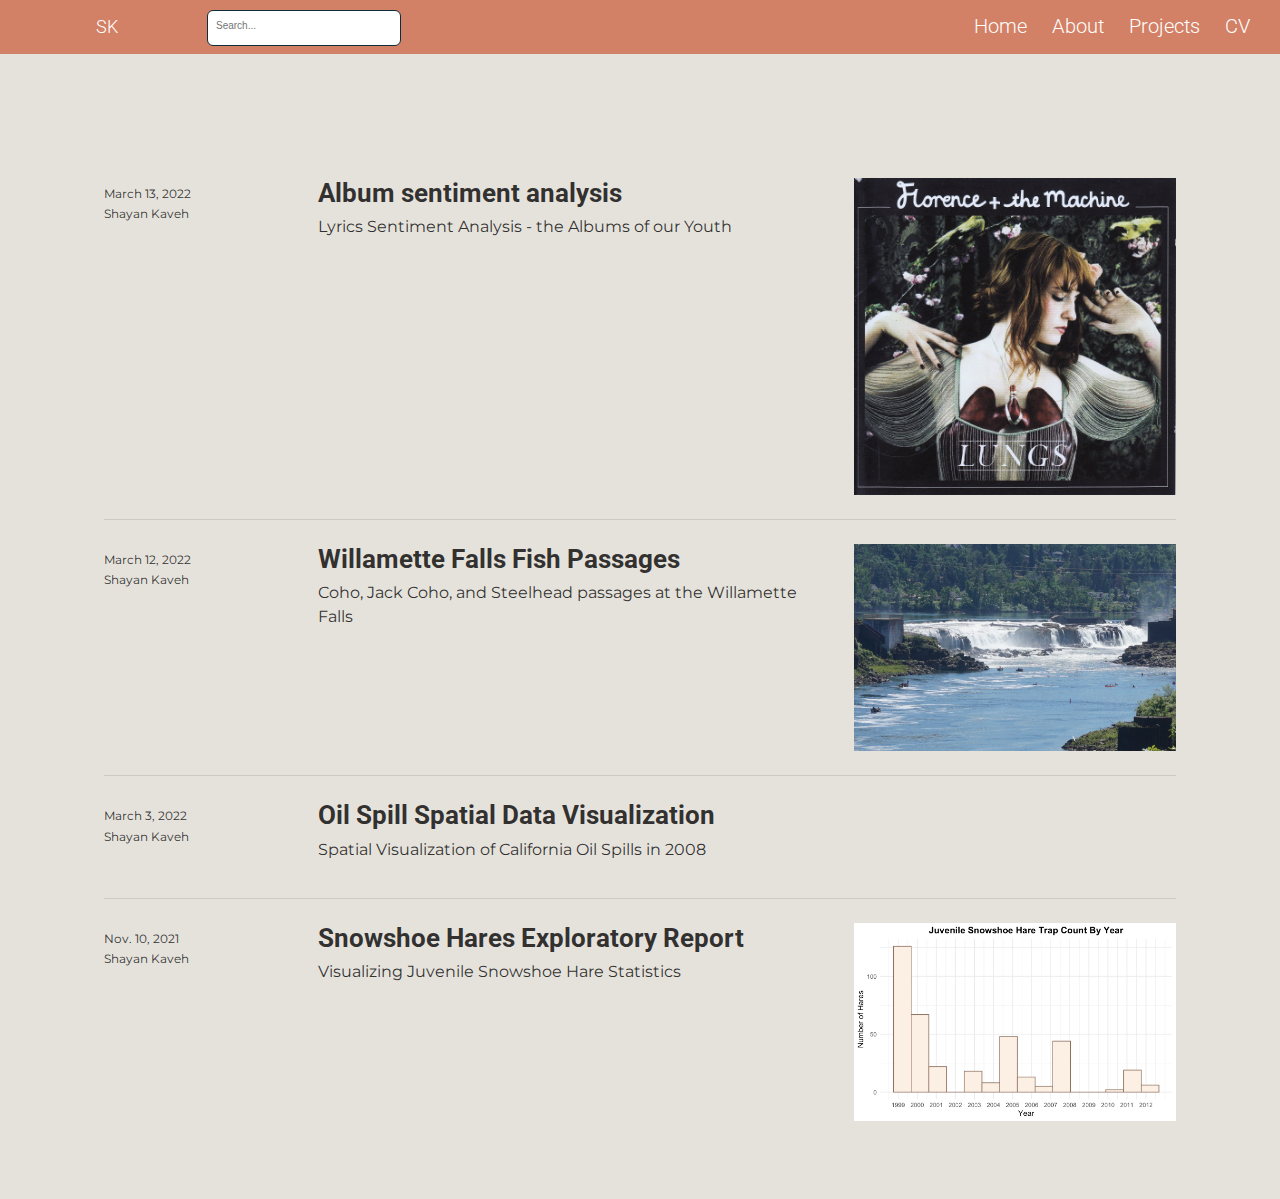
<file: docs/blog.html>
<!DOCTYPE html>

<html xmlns="http://www.w3.org/1999/xhtml" lang="" xml:lang="">

<head>
  <meta charset="utf-8"/>
  <meta name="viewport" content="width=device-width, initial-scale=1"/>
  <meta http-equiv="X-UA-Compatible" content="IE=Edge,chrome=1"/>
  <meta name="generator" content="distill" />

  <style type="text/css">
  /* Hide doc at startup (prevent jankiness while JS renders/transforms) */
  body {
    visibility: hidden;
  }
  </style>

 <!--radix_placeholder_import_source-->
 <!--/radix_placeholder_import_source-->

<style type="text/css">code{white-space: pre;}</style>
<style type="text/css" data-origin="pandoc">
pre > code.sourceCode { white-space: pre; position: relative; }
pre > code.sourceCode > span { display: inline-block; line-height: 1.25; }
pre > code.sourceCode > span:empty { height: 1.2em; }
.sourceCode { overflow: visible; }
code.sourceCode > span { color: inherit; text-decoration: inherit; }
div.sourceCode { margin: 1em 0; }
pre.sourceCode { margin: 0; }
@media screen {
div.sourceCode { overflow: auto; }
}
@media print {
pre > code.sourceCode { white-space: pre-wrap; }
pre > code.sourceCode > span { text-indent: -5em; padding-left: 5em; }
}
pre.numberSource code
  { counter-reset: source-line 0; }
pre.numberSource code > span
  { position: relative; left: -4em; counter-increment: source-line; }
pre.numberSource code > span > a:first-child::before
  { content: counter(source-line);
    position: relative; left: -1em; text-align: right; vertical-align: baseline;
    border: none; display: inline-block;
    -webkit-touch-callout: none; -webkit-user-select: none;
    -khtml-user-select: none; -moz-user-select: none;
    -ms-user-select: none; user-select: none;
    padding: 0 4px; width: 4em;
    color: #aaaaaa;
  }
pre.numberSource { margin-left: 3em; border-left: 1px solid #aaaaaa;  padding-left: 4px; }
div.sourceCode
  {   }
@media screen {
pre > code.sourceCode > span > a:first-child::before { text-decoration: underline; }
}
code span.al { color: #ad0000; } /* Alert */
code span.an { color: #5e5e5e; } /* Annotation */
code span.at { } /* Attribute */
code span.bn { color: #ad0000; } /* BaseN */
code span.bu { } /* BuiltIn */
code span.cf { color: #007ba5; } /* ControlFlow */
code span.ch { color: #20794d; } /* Char */
code span.cn { color: #8f5902; } /* Constant */
code span.co { color: #5e5e5e; } /* Comment */
code span.cv { color: #5e5e5e; font-style: italic; } /* CommentVar */
code span.do { color: #5e5e5e; font-style: italic; } /* Documentation */
code span.dt { color: #ad0000; } /* DataType */
code span.dv { color: #ad0000; } /* DecVal */
code span.er { color: #ad0000; } /* Error */
code span.ex { } /* Extension */
code span.fl { color: #ad0000; } /* Float */
code span.fu { color: #4758ab; } /* Function */
code span.im { } /* Import */
code span.in { color: #5e5e5e; } /* Information */
code span.kw { color: #007ba5; } /* Keyword */
code span.op { color: #5e5e5e; } /* Operator */
code span.ot { color: #007ba5; } /* Other */
code span.pp { color: #ad0000; } /* Preprocessor */
code span.sc { color: #5e5e5e; } /* SpecialChar */
code span.ss { color: #20794d; } /* SpecialString */
code span.st { color: #20794d; } /* String */
code span.va { color: #111111; } /* Variable */
code span.vs { color: #20794d; } /* VerbatimString */
code span.wa { color: #5e5e5e; font-style: italic; } /* Warning */
</style>


  <!--radix_placeholder_meta_tags-->
  <title>SK: Projects</title>




  <!--  https://developers.facebook.com/docs/sharing/webmasters#markup -->
  <meta property="og:title" content="SK: Projects"/>
  <meta property="og:type" content="article"/>
  <meta property="og:locale" content="en_US"/>
  <meta property="og:site_name" content="SK"/>

  <!--  https://dev.twitter.com/cards/types/summary -->
  <meta property="twitter:card" content="summary"/>
  <meta property="twitter:title" content="SK: Projects"/>

  <!--/radix_placeholder_meta_tags-->
  <!--radix_placeholder_rmarkdown_metadata-->

  <script type="text/json" id="radix-rmarkdown-metadata">
  {"type":"list","attributes":{"names":{"type":"character","attributes":{},"value":["title","listing","theme"]}},"value":[{"type":"character","attributes":{},"value":["Projects"]},{"type":"character","attributes":{},"value":["posts"]},{"type":"character","attributes":{},"value":["postcards.css"]}]}
  </script>
  <!--/radix_placeholder_rmarkdown_metadata-->
  <!--radix_placeholder_navigation_in_header-->
  <meta name="distill:offset" content=""/>

  <script type="application/javascript">

    window.headroom_prevent_pin = false;

    window.document.addEventListener("DOMContentLoaded", function (event) {

      // initialize headroom for banner
      var header = $('header').get(0);
      var headerHeight = header.offsetHeight;
      var headroom = new Headroom(header, {
        tolerance: 5,
        onPin : function() {
          if (window.headroom_prevent_pin) {
            window.headroom_prevent_pin = false;
            headroom.unpin();
          }
        }
      });
      headroom.init();
      if(window.location.hash)
        headroom.unpin();
      $(header).addClass('headroom--transition');

      // offset scroll location for banner on hash change
      // (see: https://github.com/WickyNilliams/headroom.js/issues/38)
      window.addEventListener("hashchange", function(event) {
        window.scrollTo(0, window.pageYOffset - (headerHeight + 25));
      });

      // responsive menu
      $('.distill-site-header').each(function(i, val) {
        var topnav = $(this);
        var toggle = topnav.find('.nav-toggle');
        toggle.on('click', function() {
          topnav.toggleClass('responsive');
        });
      });

      // nav dropdowns
      $('.nav-dropbtn').click(function(e) {
        $(this).next('.nav-dropdown-content').toggleClass('nav-dropdown-active');
        $(this).parent().siblings('.nav-dropdown')
           .children('.nav-dropdown-content').removeClass('nav-dropdown-active');
      });
      $("body").click(function(e){
        $('.nav-dropdown-content').removeClass('nav-dropdown-active');
      });
      $(".nav-dropdown").click(function(e){
        e.stopPropagation();
      });
    });
  </script>

  <style type="text/css">

  /* Theme (user-documented overrideables for nav appearance) */

  .distill-site-nav {
    color: rgba(255, 255, 255, 0.8);
    background-color: #0F2E3D;
    font-size: 15px;
    font-weight: 300;
  }

  .distill-site-nav a {
    color: inherit;
    text-decoration: none;
  }

  .distill-site-nav a:hover {
    color: white;
  }

  @media print {
    .distill-site-nav {
      display: none;
    }
  }

  .distill-site-header {

  }

  .distill-site-footer {

  }


  /* Site Header */

  .distill-site-header {
    width: 100%;
    box-sizing: border-box;
    z-index: 3;
  }

  .distill-site-header .nav-left {
    display: inline-block;
    margin-left: 8px;
  }

  @media screen and (max-width: 768px) {
    .distill-site-header .nav-left {
      margin-left: 0;
    }
  }


  .distill-site-header .nav-right {
    float: right;
    margin-right: 8px;
  }

  .distill-site-header a,
  .distill-site-header .title {
    display: inline-block;
    text-align: center;
    padding: 14px 10px 14px 10px;
  }

  .distill-site-header .title {
    font-size: 18px;
    min-width: 150px;
  }

  .distill-site-header .logo {
    padding: 0;
  }

  .distill-site-header .logo img {
    display: none;
    max-height: 20px;
    width: auto;
    margin-bottom: -4px;
  }

  .distill-site-header .nav-image img {
    max-height: 18px;
    width: auto;
    display: inline-block;
    margin-bottom: -3px;
  }



  @media screen and (min-width: 1000px) {
    .distill-site-header .logo img {
      display: inline-block;
    }
    .distill-site-header .nav-left {
      margin-left: 20px;
    }
    .distill-site-header .nav-right {
      margin-right: 20px;
    }
    .distill-site-header .title {
      padding-left: 12px;
    }
  }


  .distill-site-header .nav-toggle {
    display: none;
  }

  .nav-dropdown {
    display: inline-block;
    position: relative;
  }

  .nav-dropdown .nav-dropbtn {
    border: none;
    outline: none;
    color: rgba(255, 255, 255, 0.8);
    padding: 16px 10px;
    background-color: transparent;
    font-family: inherit;
    font-size: inherit;
    font-weight: inherit;
    margin: 0;
    margin-top: 1px;
    z-index: 2;
  }

  .nav-dropdown-content {
    display: none;
    position: absolute;
    background-color: white;
    min-width: 200px;
    border: 1px solid rgba(0,0,0,0.15);
    border-radius: 4px;
    box-shadow: 0px 8px 16px 0px rgba(0,0,0,0.1);
    z-index: 1;
    margin-top: 2px;
    white-space: nowrap;
    padding-top: 4px;
    padding-bottom: 4px;
  }

  .nav-dropdown-content hr {
    margin-top: 4px;
    margin-bottom: 4px;
    border: none;
    border-bottom: 1px solid rgba(0, 0, 0, 0.1);
  }

  .nav-dropdown-active {
    display: block;
  }

  .nav-dropdown-content a, .nav-dropdown-content .nav-dropdown-header {
    color: black;
    padding: 6px 24px;
    text-decoration: none;
    display: block;
    text-align: left;
  }

  .nav-dropdown-content .nav-dropdown-header {
    display: block;
    padding: 5px 24px;
    padding-bottom: 0;
    text-transform: uppercase;
    font-size: 14px;
    color: #999999;
    white-space: nowrap;
  }

  .nav-dropdown:hover .nav-dropbtn {
    color: white;
  }

  .nav-dropdown-content a:hover {
    background-color: #ddd;
    color: black;
  }

  .nav-right .nav-dropdown-content {
    margin-left: -45%;
    right: 0;
  }

  @media screen and (max-width: 768px) {
    .distill-site-header a, .distill-site-header .nav-dropdown  {display: none;}
    .distill-site-header a.nav-toggle {
      float: right;
      display: block;
    }
    .distill-site-header .title {
      margin-left: 0;
    }
    .distill-site-header .nav-right {
      margin-right: 0;
    }
    .distill-site-header {
      overflow: hidden;
    }
    .nav-right .nav-dropdown-content {
      margin-left: 0;
    }
  }


  @media screen and (max-width: 768px) {
    .distill-site-header.responsive {position: relative; min-height: 500px; }
    .distill-site-header.responsive a.nav-toggle {
      position: absolute;
      right: 0;
      top: 0;
    }
    .distill-site-header.responsive a,
    .distill-site-header.responsive .nav-dropdown {
      display: block;
      text-align: left;
    }
    .distill-site-header.responsive .nav-left,
    .distill-site-header.responsive .nav-right {
      width: 100%;
    }
    .distill-site-header.responsive .nav-dropdown {float: none;}
    .distill-site-header.responsive .nav-dropdown-content {position: relative;}
    .distill-site-header.responsive .nav-dropdown .nav-dropbtn {
      display: block;
      width: 100%;
      text-align: left;
    }
  }

  /* Site Footer */

  .distill-site-footer {
    width: 100%;
    overflow: hidden;
    box-sizing: border-box;
    z-index: 3;
    margin-top: 30px;
    padding-top: 30px;
    padding-bottom: 30px;
    text-align: center;
  }

  /* Headroom */

  d-title {
    padding-top: 6rem;
  }

  @media print {
    d-title {
      padding-top: 4rem;
    }
  }

  .headroom {
    z-index: 1000;
    position: fixed;
    top: 0;
    left: 0;
    right: 0;
  }

  .headroom--transition {
    transition: all .4s ease-in-out;
  }

  .headroom--unpinned {
    top: -100px;
  }

  .headroom--pinned {
    top: 0;
  }

  /* adjust viewport for navbar height */
  /* helps vertically center bootstrap (non-distill) content */
  .min-vh-100 {
    min-height: calc(100vh - 100px) !important;
  }

  </style>

  <script src="site_libs/jquery-3.6.0/jquery-3.6.0.min.js"></script>
  <link href="site_libs/font-awesome-5.1.0/css/all.css" rel="stylesheet"/>
  <link href="site_libs/font-awesome-5.1.0/css/v4-shims.css" rel="stylesheet"/>
  <script src="site_libs/headroom-0.9.4/headroom.min.js"></script>
  <script src="site_libs/autocomplete-0.37.1/autocomplete.min.js"></script>
  <script src="site_libs/fuse-6.4.1/fuse.min.js"></script>

  <script type="application/javascript">

  function getMeta(metaName) {
    var metas = document.getElementsByTagName('meta');
    for (let i = 0; i < metas.length; i++) {
      if (metas[i].getAttribute('name') === metaName) {
        return metas[i].getAttribute('content');
      }
    }
    return '';
  }

  function offsetURL(url) {
    var offset = getMeta('distill:offset');
    return offset ? offset + '/' + url : url;
  }

  function createFuseIndex() {

    // create fuse index
    var options = {
      keys: [
        { name: 'title', weight: 20 },
        { name: 'categories', weight: 15 },
        { name: 'description', weight: 10 },
        { name: 'contents', weight: 5 },
      ],
      ignoreLocation: true,
      threshold: 0
    };
    var fuse = new window.Fuse([], options);

    // fetch the main search.json
    return fetch(offsetURL('search.json'))
      .then(function(response) {
        if (response.status == 200) {
          return response.json().then(function(json) {
            // index main articles
            json.articles.forEach(function(article) {
              fuse.add(article);
            });
            // download collections and index their articles
            return Promise.all(json.collections.map(function(collection) {
              return fetch(offsetURL(collection)).then(function(response) {
                if (response.status === 200) {
                  return response.json().then(function(articles) {
                    articles.forEach(function(article) {
                      fuse.add(article);
                    });
                  })
                } else {
                  return Promise.reject(
                    new Error('Unexpected status from search index request: ' +
                              response.status)
                  );
                }
              });
            })).then(function() {
              return fuse;
            });
          });

        } else {
          return Promise.reject(
            new Error('Unexpected status from search index request: ' +
                        response.status)
          );
        }
      });
  }

  window.document.addEventListener("DOMContentLoaded", function (event) {

    // get search element (bail if we don't have one)
    var searchEl = window.document.getElementById('distill-search');
    if (!searchEl)
      return;

    createFuseIndex()
      .then(function(fuse) {

        // make search box visible
        searchEl.classList.remove('hidden');

        // initialize autocomplete
        var options = {
          autoselect: true,
          hint: false,
          minLength: 2,
        };
        window.autocomplete(searchEl, options, [{
          source: function(query, callback) {
            const searchOptions = {
              isCaseSensitive: false,
              shouldSort: true,
              minMatchCharLength: 2,
              limit: 10,
            };
            var results = fuse.search(query, searchOptions);
            callback(results
              .map(function(result) { return result.item; })
            );
          },
          templates: {
            suggestion: function(suggestion) {
              var img = suggestion.preview && Object.keys(suggestion.preview).length > 0
                ? `<img src="${offsetURL(suggestion.preview)}"</img>`
                : '';
              var html = `
                <div class="search-item">
                  <h3>${suggestion.title}</h3>
                  <div class="search-item-description">
                    ${suggestion.description || ''}
                  </div>
                  <div class="search-item-preview">
                    ${img}
                  </div>
                </div>
              `;
              return html;
            }
          }
        }]).on('autocomplete:selected', function(event, suggestion) {
          window.location.href = offsetURL(suggestion.path);
        });
        // remove inline display style on autocompleter (we want to
        // manage responsive display via css)
        $('.algolia-autocomplete').css("display", "");
      })
      .catch(function(error) {
        console.log(error);
      });

  });

  </script>

  <style type="text/css">

  .nav-search {
    font-size: x-small;
  }

  /* Algolioa Autocomplete */

  .algolia-autocomplete {
    display: inline-block;
    margin-left: 10px;
    vertical-align: sub;
    background-color: white;
    color: black;
    padding: 6px;
    padding-top: 8px;
    padding-bottom: 0;
    border-radius: 6px;
    border: 1px #0F2E3D solid;
    width: 180px;
  }


  @media screen and (max-width: 768px) {
    .distill-site-nav .algolia-autocomplete {
      display: none;
      visibility: hidden;
    }
    .distill-site-nav.responsive .algolia-autocomplete {
      display: inline-block;
      visibility: visible;
    }
    .distill-site-nav.responsive .algolia-autocomplete .aa-dropdown-menu {
      margin-left: 0;
      width: 400px;
      max-height: 400px;
    }
  }

  .algolia-autocomplete .aa-input, .algolia-autocomplete .aa-hint {
    width: 90%;
    outline: none;
    border: none;
  }

  .algolia-autocomplete .aa-hint {
    color: #999;
  }
  .algolia-autocomplete .aa-dropdown-menu {
    width: 550px;
    max-height: 70vh;
    overflow-x: visible;
    overflow-y: scroll;
    padding: 5px;
    margin-top: 3px;
    margin-left: -150px;
    background-color: #fff;
    border-radius: 5px;
    border: 1px solid #999;
    border-top: none;
  }

  .algolia-autocomplete .aa-dropdown-menu .aa-suggestion {
    cursor: pointer;
    padding: 5px 4px;
    border-bottom: 1px solid #eee;
  }

  .algolia-autocomplete .aa-dropdown-menu .aa-suggestion:last-of-type {
    border-bottom: none;
    margin-bottom: 2px;
  }

  .algolia-autocomplete .aa-dropdown-menu .aa-suggestion .search-item {
    overflow: hidden;
    font-size: 0.8em;
    line-height: 1.4em;
  }

  .algolia-autocomplete .aa-dropdown-menu .aa-suggestion .search-item h3 {
    font-size: 1rem;
    margin-block-start: 0;
    margin-block-end: 5px;
  }

  .algolia-autocomplete .aa-dropdown-menu .aa-suggestion .search-item-description {
    display: inline-block;
    overflow: hidden;
    height: 2.8em;
    width: 80%;
    margin-right: 4%;
  }

  .algolia-autocomplete .aa-dropdown-menu .aa-suggestion .search-item-preview {
    display: inline-block;
    width: 15%;
  }

  .algolia-autocomplete .aa-dropdown-menu .aa-suggestion .search-item-preview img {
    height: 3em;
    width: auto;
    display: none;
  }

  .algolia-autocomplete .aa-dropdown-menu .aa-suggestion .search-item-preview img[src] {
    display: initial;
  }

  .algolia-autocomplete .aa-dropdown-menu .aa-suggestion.aa-cursor {
    background-color: #eee;
  }
  .algolia-autocomplete .aa-dropdown-menu .aa-suggestion em {
    font-weight: bold;
    font-style: normal;
  }

  </style>


  <!--/radix_placeholder_navigation_in_header-->
  <!--radix_placeholder_distill-->

  <style type="text/css">

  body {
    background-color: white;
  }

  .pandoc-table {
    width: 100%;
  }

  .pandoc-table>caption {
    margin-bottom: 10px;
  }

  .pandoc-table th:not([align]) {
    text-align: left;
  }

  .pagedtable-footer {
    font-size: 15px;
  }

  d-byline .byline {
    grid-template-columns: 2fr 2fr;
  }

  d-byline .byline h3 {
    margin-block-start: 1.5em;
  }

  d-byline .byline .authors-affiliations h3 {
    margin-block-start: 0.5em;
  }

  .authors-affiliations .orcid-id {
    width: 16px;
    height:16px;
    margin-left: 4px;
    margin-right: 4px;
    vertical-align: middle;
    padding-bottom: 2px;
  }

  d-title .dt-tags {
    margin-top: 1em;
    grid-column: text;
  }

  .dt-tags .dt-tag {
    text-decoration: none;
    display: inline-block;
    color: rgba(0,0,0,0.6);
    padding: 0em 0.4em;
    margin-right: 0.5em;
    margin-bottom: 0.4em;
    font-size: 70%;
    border: 1px solid rgba(0,0,0,0.2);
    border-radius: 3px;
    text-transform: uppercase;
    font-weight: 500;
  }

  d-article table.gt_table td,
  d-article table.gt_table th {
    border-bottom: none;
  }

  .html-widget {
    margin-bottom: 2.0em;
  }

  .l-screen-inset {
    padding-right: 16px;
  }

  .l-screen .caption {
    margin-left: 10px;
  }

  .shaded {
    background: rgb(247, 247, 247);
    padding-top: 20px;
    padding-bottom: 20px;
    border-top: 1px solid rgba(0, 0, 0, 0.1);
    border-bottom: 1px solid rgba(0, 0, 0, 0.1);
  }

  .shaded .html-widget {
    margin-bottom: 0;
    border: 1px solid rgba(0, 0, 0, 0.1);
  }

  .shaded .shaded-content {
    background: white;
  }

  .text-output {
    margin-top: 0;
    line-height: 1.5em;
  }

  .hidden {
    display: none !important;
  }

  d-article {
    padding-top: 2.5rem;
    padding-bottom: 30px;
  }

  d-appendix {
    padding-top: 30px;
  }

  d-article>p>img {
    width: 100%;
  }

  d-article h2 {
    margin: 1rem 0 1.5rem 0;
  }

  d-article h3 {
    margin-top: 1.5rem;
  }

  d-article iframe {
    border: 1px solid rgba(0, 0, 0, 0.1);
    margin-bottom: 2.0em;
    width: 100%;
  }

  /* Tweak code blocks */

  d-article div.sourceCode code,
  d-article pre code {
    font-family: Consolas, Monaco, 'Andale Mono', 'Ubuntu Mono', monospace;
  }

  d-article pre,
  d-article div.sourceCode,
  d-article div.sourceCode pre {
    overflow: auto;
  }

  d-article div.sourceCode {
    background-color: white;
  }

  d-article div.sourceCode pre {
    padding-left: 10px;
    font-size: 12px;
    border-left: 2px solid rgba(0,0,0,0.1);
  }

  d-article pre {
    font-size: 12px;
    color: black;
    background: none;
    margin-top: 0;
    text-align: left;
    white-space: pre;
    word-spacing: normal;
    word-break: normal;
    word-wrap: normal;
    line-height: 1.5;

    -moz-tab-size: 4;
    -o-tab-size: 4;
    tab-size: 4;

    -webkit-hyphens: none;
    -moz-hyphens: none;
    -ms-hyphens: none;
    hyphens: none;
  }

  d-article pre a {
    border-bottom: none;
  }

  d-article pre a:hover {
    border-bottom: none;
    text-decoration: underline;
  }

  d-article details {
    grid-column: text;
    margin-bottom: 0.8em;
  }

  @media(min-width: 768px) {

  d-article pre,
  d-article div.sourceCode,
  d-article div.sourceCode pre {
    overflow: visible !important;
  }

  d-article div.sourceCode pre {
    padding-left: 18px;
    font-size: 14px;
  }

  d-article pre {
    font-size: 14px;
  }

  }

  figure img.external {
    background: white;
    border: 1px solid rgba(0, 0, 0, 0.1);
    box-shadow: 0 1px 8px rgba(0, 0, 0, 0.1);
    padding: 18px;
    box-sizing: border-box;
  }

  /* CSS for d-contents */

  .d-contents {
    grid-column: text;
    color: rgba(0,0,0,0.8);
    font-size: 0.9em;
    padding-bottom: 1em;
    margin-bottom: 1em;
    padding-bottom: 0.5em;
    margin-bottom: 1em;
    padding-left: 0.25em;
    justify-self: start;
  }

  @media(min-width: 1000px) {
    .d-contents.d-contents-float {
      height: 0;
      grid-column-start: 1;
      grid-column-end: 4;
      justify-self: center;
      padding-right: 3em;
      padding-left: 2em;
    }
  }

  .d-contents nav h3 {
    font-size: 18px;
    margin-top: 0;
    margin-bottom: 1em;
  }

  .d-contents li {
    list-style-type: none
  }

  .d-contents nav > ul {
    padding-left: 0;
  }

  .d-contents ul {
    padding-left: 1em
  }

  .d-contents nav ul li {
    margin-top: 0.6em;
    margin-bottom: 0.2em;
  }

  .d-contents nav a {
    font-size: 13px;
    border-bottom: none;
    text-decoration: none
    color: rgba(0, 0, 0, 0.8);
  }

  .d-contents nav a:hover {
    text-decoration: underline solid rgba(0, 0, 0, 0.6)
  }

  .d-contents nav > ul > li > a {
    font-weight: 600;
  }

  .d-contents nav > ul > li > ul {
    font-weight: inherit;
  }

  .d-contents nav > ul > li > ul > li {
    margin-top: 0.2em;
  }


  .d-contents nav ul {
    margin-top: 0;
    margin-bottom: 0.25em;
  }

  .d-article-with-toc h2:nth-child(2) {
    margin-top: 0;
  }


  /* Figure */

  .figure {
    position: relative;
    margin-bottom: 2.5em;
    margin-top: 1.5em;
  }

  .figure img {
    width: 100%;
  }

  .figure .caption {
    color: rgba(0, 0, 0, 0.6);
    font-size: 12px;
    line-height: 1.5em;
  }

  .figure img.external {
    background: white;
    border: 1px solid rgba(0, 0, 0, 0.1);
    box-shadow: 0 1px 8px rgba(0, 0, 0, 0.1);
    padding: 18px;
    box-sizing: border-box;
  }

  .figure .caption a {
    color: rgba(0, 0, 0, 0.6);
  }

  .figure .caption b,
  .figure .caption strong, {
    font-weight: 600;
    color: rgba(0, 0, 0, 1.0);
  }

  /* Citations */

  d-article .citation {
    color: inherit;
    cursor: inherit;
  }

  div.hanging-indent{
    margin-left: 1em; text-indent: -1em;
  }

  /* Citation hover box */

  .tippy-box[data-theme~=light-border] {
    background-color: rgba(250, 250, 250, 0.95);
  }

  .tippy-content > p {
    margin-bottom: 0;
    padding: 2px;
  }


  /* Tweak 1000px media break to show more text */

  @media(min-width: 1000px) {
    .base-grid,
    distill-header,
    d-title,
    d-abstract,
    d-article,
    d-appendix,
    distill-appendix,
    d-byline,
    d-footnote-list,
    d-citation-list,
    distill-footer {
      grid-template-columns: [screen-start] 1fr [page-start kicker-start] 80px [middle-start] 50px [text-start kicker-end] 65px 65px 65px 65px 65px 65px 65px 65px [text-end gutter-start] 65px [middle-end] 65px [page-end gutter-end] 1fr [screen-end];
      grid-column-gap: 16px;
    }

    .grid {
      grid-column-gap: 16px;
    }

    d-article {
      font-size: 1.06rem;
      line-height: 1.7em;
    }
    figure .caption, .figure .caption, figure figcaption {
      font-size: 13px;
    }
  }

  @media(min-width: 1180px) {
    .base-grid,
    distill-header,
    d-title,
    d-abstract,
    d-article,
    d-appendix,
    distill-appendix,
    d-byline,
    d-footnote-list,
    d-citation-list,
    distill-footer {
      grid-template-columns: [screen-start] 1fr [page-start kicker-start] 60px [middle-start] 60px [text-start kicker-end] 60px 60px 60px 60px 60px 60px 60px 60px [text-end gutter-start] 60px [middle-end] 60px [page-end gutter-end] 1fr [screen-end];
      grid-column-gap: 32px;
    }

    .grid {
      grid-column-gap: 32px;
    }
  }


  /* Get the citation styles for the appendix (not auto-injected on render since
     we do our own rendering of the citation appendix) */

  d-appendix .citation-appendix,
  .d-appendix .citation-appendix {
    font-size: 11px;
    line-height: 15px;
    border-left: 1px solid rgba(0, 0, 0, 0.1);
    padding-left: 18px;
    border: 1px solid rgba(0,0,0,0.1);
    background: rgba(0, 0, 0, 0.02);
    padding: 10px 18px;
    border-radius: 3px;
    color: rgba(150, 150, 150, 1);
    overflow: hidden;
    margin-top: -12px;
    white-space: pre-wrap;
    word-wrap: break-word;
  }

  /* Include appendix styles here so they can be overridden */

  d-appendix {
    contain: layout style;
    font-size: 0.8em;
    line-height: 1.7em;
    margin-top: 60px;
    margin-bottom: 0;
    border-top: 1px solid rgba(0, 0, 0, 0.1);
    color: rgba(0,0,0,0.5);
    padding-top: 60px;
    padding-bottom: 48px;
  }

  d-appendix h3 {
    grid-column: page-start / text-start;
    font-size: 15px;
    font-weight: 500;
    margin-top: 1em;
    margin-bottom: 0;
    color: rgba(0,0,0,0.65);
  }

  d-appendix h3 + * {
    margin-top: 1em;
  }

  d-appendix ol {
    padding: 0 0 0 15px;
  }

  @media (min-width: 768px) {
    d-appendix ol {
      padding: 0 0 0 30px;
      margin-left: -30px;
    }
  }

  d-appendix li {
    margin-bottom: 1em;
  }

  d-appendix a {
    color: rgba(0, 0, 0, 0.6);
  }

  d-appendix > * {
    grid-column: text;
  }

  d-appendix > d-footnote-list,
  d-appendix > d-citation-list,
  d-appendix > distill-appendix {
    grid-column: screen;
  }

  /* Include footnote styles here so they can be overridden */

  d-footnote-list {
    contain: layout style;
  }

  d-footnote-list > * {
    grid-column: text;
  }

  d-footnote-list a.footnote-backlink {
    color: rgba(0,0,0,0.3);
    padding-left: 0.5em;
  }



  /* Anchor.js */

  .anchorjs-link {
    /*transition: all .25s linear; */
    text-decoration: none;
    border-bottom: none;
  }
  *:hover > .anchorjs-link {
    margin-left: -1.125em !important;
    text-decoration: none;
    border-bottom: none;
  }

  /* Social footer */

  .social_footer {
    margin-top: 30px;
    margin-bottom: 0;
    color: rgba(0,0,0,0.67);
  }

  .disqus-comments {
    margin-right: 30px;
  }

  .disqus-comment-count {
    border-bottom: 1px solid rgba(0, 0, 0, 0.4);
    cursor: pointer;
  }

  #disqus_thread {
    margin-top: 30px;
  }

  .article-sharing a {
    border-bottom: none;
    margin-right: 8px;
  }

  .article-sharing a:hover {
    border-bottom: none;
  }

  .sidebar-section.subscribe {
    font-size: 12px;
    line-height: 1.6em;
  }

  .subscribe p {
    margin-bottom: 0.5em;
  }


  .article-footer .subscribe {
    font-size: 15px;
    margin-top: 45px;
  }


  .sidebar-section.custom {
    font-size: 12px;
    line-height: 1.6em;
  }

  .custom p {
    margin-bottom: 0.5em;
  }

  /* Styles for listing layout (hide title) */
  .layout-listing d-title, .layout-listing .d-title {
    display: none;
  }

  /* Styles for posts lists (not auto-injected) */


  .posts-with-sidebar {
    padding-left: 45px;
    padding-right: 45px;
  }

  .posts-list .description h2,
  .posts-list .description p {
    font-family: -apple-system, BlinkMacSystemFont, "Segoe UI", Roboto, Oxygen, Ubuntu, Cantarell, "Fira Sans", "Droid Sans", "Helvetica Neue", Arial, sans-serif;
  }

  .posts-list .description h2 {
    font-weight: 700;
    border-bottom: none;
    padding-bottom: 0;
  }

  .posts-list h2.post-tag {
    border-bottom: 1px solid rgba(0, 0, 0, 0.2);
    padding-bottom: 12px;
  }
  .posts-list {
    margin-top: 60px;
    margin-bottom: 24px;
  }

  .posts-list .post-preview {
    text-decoration: none;
    overflow: hidden;
    display: block;
    border-bottom: 1px solid rgba(0, 0, 0, 0.1);
    padding: 24px 0;
  }

  .post-preview-last {
    border-bottom: none !important;
  }

  .posts-list .posts-list-caption {
    grid-column: screen;
    font-weight: 400;
  }

  .posts-list .post-preview h2 {
    margin: 0 0 6px 0;
    line-height: 1.2em;
    font-style: normal;
    font-size: 24px;
  }

  .posts-list .post-preview p {
    margin: 0 0 12px 0;
    line-height: 1.4em;
    font-size: 16px;
  }

  .posts-list .post-preview .thumbnail {
    box-sizing: border-box;
    margin-bottom: 24px;
    position: relative;
    max-width: 500px;
  }
  .posts-list .post-preview img {
    width: 100%;
    display: block;
  }

  .posts-list .metadata {
    font-size: 12px;
    line-height: 1.4em;
    margin-bottom: 18px;
  }

  .posts-list .metadata > * {
    display: inline-block;
  }

  .posts-list .metadata .publishedDate {
    margin-right: 2em;
  }

  .posts-list .metadata .dt-authors {
    display: block;
    margin-top: 0.3em;
    margin-right: 2em;
  }

  .posts-list .dt-tags {
    display: block;
    line-height: 1em;
  }

  .posts-list .dt-tags .dt-tag {
    display: inline-block;
    color: rgba(0,0,0,0.6);
    padding: 0.3em 0.4em;
    margin-right: 0.2em;
    margin-bottom: 0.4em;
    font-size: 60%;
    border: 1px solid rgba(0,0,0,0.2);
    border-radius: 3px;
    text-transform: uppercase;
    font-weight: 500;
  }

  .posts-list img {
    opacity: 1;
  }

  .posts-list img[data-src] {
    opacity: 0;
  }

  .posts-more {
    clear: both;
  }


  .posts-sidebar {
    font-size: 16px;
  }

  .posts-sidebar h3 {
    font-size: 16px;
    margin-top: 0;
    margin-bottom: 0.5em;
    font-weight: 400;
    text-transform: uppercase;
  }

  .sidebar-section {
    margin-bottom: 30px;
  }

  .categories ul {
    list-style-type: none;
    margin: 0;
    padding: 0;
  }

  .categories li {
    color: rgba(0, 0, 0, 0.8);
    margin-bottom: 0;
  }

  .categories li>a {
    border-bottom: none;
  }

  .categories li>a:hover {
    border-bottom: 1px solid rgba(0, 0, 0, 0.4);
  }

  .categories .active {
    font-weight: 600;
  }

  .categories .category-count {
    color: rgba(0, 0, 0, 0.4);
  }


  @media(min-width: 768px) {
    .posts-list .post-preview h2 {
      font-size: 26px;
    }
    .posts-list .post-preview .thumbnail {
      float: right;
      width: 30%;
      margin-bottom: 0;
    }
    .posts-list .post-preview .description {
      float: left;
      width: 45%;
    }
    .posts-list .post-preview .metadata {
      float: left;
      width: 20%;
      margin-top: 8px;
    }
    .posts-list .post-preview p {
      margin: 0 0 12px 0;
      line-height: 1.5em;
      font-size: 16px;
    }
    .posts-with-sidebar .posts-list {
      float: left;
      width: 75%;
    }
    .posts-with-sidebar .posts-sidebar {
      float: right;
      width: 20%;
      margin-top: 60px;
      padding-top: 24px;
      padding-bottom: 24px;
    }
  }


  /* Improve display for browsers without grid (IE/Edge <= 15) */

  .downlevel {
    line-height: 1.6em;
    font-family: -apple-system, BlinkMacSystemFont, "Segoe UI", Roboto, Oxygen, Ubuntu, Cantarell, "Fira Sans", "Droid Sans", "Helvetica Neue", Arial, sans-serif;
    margin: 0;
  }

  .downlevel .d-title {
    padding-top: 6rem;
    padding-bottom: 1.5rem;
  }

  .downlevel .d-title h1 {
    font-size: 50px;
    font-weight: 700;
    line-height: 1.1em;
    margin: 0 0 0.5rem;
  }

  .downlevel .d-title p {
    font-weight: 300;
    font-size: 1.2rem;
    line-height: 1.55em;
    margin-top: 0;
  }

  .downlevel .d-byline {
    padding-top: 0.8em;
    padding-bottom: 0.8em;
    font-size: 0.8rem;
    line-height: 1.8em;
  }

  .downlevel .section-separator {
    border: none;
    border-top: 1px solid rgba(0, 0, 0, 0.1);
  }

  .downlevel .d-article {
    font-size: 1.06rem;
    line-height: 1.7em;
    padding-top: 1rem;
    padding-bottom: 2rem;
  }


  .downlevel .d-appendix {
    padding-left: 0;
    padding-right: 0;
    max-width: none;
    font-size: 0.8em;
    line-height: 1.7em;
    margin-bottom: 0;
    color: rgba(0,0,0,0.5);
    padding-top: 40px;
    padding-bottom: 48px;
  }

  .downlevel .footnotes ol {
    padding-left: 13px;
  }

  .downlevel .base-grid,
  .downlevel .distill-header,
  .downlevel .d-title,
  .downlevel .d-abstract,
  .downlevel .d-article,
  .downlevel .d-appendix,
  .downlevel .distill-appendix,
  .downlevel .d-byline,
  .downlevel .d-footnote-list,
  .downlevel .d-citation-list,
  .downlevel .distill-footer,
  .downlevel .appendix-bottom,
  .downlevel .posts-container {
    padding-left: 40px;
    padding-right: 40px;
  }

  @media(min-width: 768px) {
    .downlevel .base-grid,
    .downlevel .distill-header,
    .downlevel .d-title,
    .downlevel .d-abstract,
    .downlevel .d-article,
    .downlevel .d-appendix,
    .downlevel .distill-appendix,
    .downlevel .d-byline,
    .downlevel .d-footnote-list,
    .downlevel .d-citation-list,
    .downlevel .distill-footer,
    .downlevel .appendix-bottom,
    .downlevel .posts-container {
    padding-left: 150px;
    padding-right: 150px;
    max-width: 900px;
  }
  }

  .downlevel pre code {
    display: block;
    border-left: 2px solid rgba(0, 0, 0, .1);
    padding: 0 0 0 20px;
    font-size: 14px;
  }

  .downlevel code, .downlevel pre {
    color: black;
    background: none;
    font-family: Consolas, Monaco, 'Andale Mono', 'Ubuntu Mono', monospace;
    text-align: left;
    white-space: pre;
    word-spacing: normal;
    word-break: normal;
    word-wrap: normal;
    line-height: 1.5;

    -moz-tab-size: 4;
    -o-tab-size: 4;
    tab-size: 4;

    -webkit-hyphens: none;
    -moz-hyphens: none;
    -ms-hyphens: none;
    hyphens: none;
  }

  .downlevel .posts-list .post-preview {
    color: inherit;
  }



  </style>

  <script type="application/javascript">

  function is_downlevel_browser() {
    if (bowser.isUnsupportedBrowser({ msie: "12", msedge: "16"},
                                   window.navigator.userAgent)) {
      return true;
    } else {
      return window.load_distill_framework === undefined;
    }
  }

  // show body when load is complete
  function on_load_complete() {

    // add anchors
    if (window.anchors) {
      window.anchors.options.placement = 'left';
      window.anchors.add('d-article > h2, d-article > h3, d-article > h4, d-article > h5');
    }


    // set body to visible
    document.body.style.visibility = 'visible';

    // force redraw for leaflet widgets
    if (window.HTMLWidgets) {
      var maps = window.HTMLWidgets.findAll(".leaflet");
      $.each(maps, function(i, el) {
        var map = this.getMap();
        map.invalidateSize();
        map.eachLayer(function(layer) {
          if (layer instanceof L.TileLayer)
            layer.redraw();
        });
      });
    }

    // trigger 'shown' so htmlwidgets resize
    $('d-article').trigger('shown');
  }

  function init_distill() {

    init_common();

    // create front matter
    var front_matter = $('<d-front-matter></d-front-matter>');
    $('#distill-front-matter').wrap(front_matter);

    // create d-title
    $('.d-title').changeElementType('d-title');

    // create d-byline
    var byline = $('<d-byline></d-byline>');
    $('.d-byline').replaceWith(byline);

    // create d-article
    var article = $('<d-article></d-article>');
    $('.d-article').wrap(article).children().unwrap();

    // move posts container into article
    $('.posts-container').appendTo($('d-article'));

    // create d-appendix
    $('.d-appendix').changeElementType('d-appendix');

    // flag indicating that we have appendix items
    var appendix = $('.appendix-bottom').children('h3').length > 0;

    // replace footnotes with <d-footnote>
    $('.footnote-ref').each(function(i, val) {
      appendix = true;
      var href = $(this).attr('href');
      var id = href.replace('#', '');
      var fn = $('#' + id);
      var fn_p = $('#' + id + '>p');
      fn_p.find('.footnote-back').remove();
      var text = fn_p.html();
      var dtfn = $('<d-footnote></d-footnote>');
      dtfn.html(text);
      $(this).replaceWith(dtfn);
    });
    // remove footnotes
    $('.footnotes').remove();

    // move refs into #references-listing
    $('#references-listing').replaceWith($('#refs'));

    $('h1.appendix, h2.appendix').each(function(i, val) {
      $(this).changeElementType('h3');
    });
    $('h3.appendix').each(function(i, val) {
      var id = $(this).attr('id');
      $('.d-contents a[href="#' + id + '"]').parent().remove();
      appendix = true;
      $(this).nextUntil($('h1, h2, h3')).addBack().appendTo($('d-appendix'));
    });

    // show d-appendix if we have appendix content
    $("d-appendix").css('display', appendix ? 'grid' : 'none');

    // localize layout chunks to just output
    $('.layout-chunk').each(function(i, val) {

      // capture layout
      var layout = $(this).attr('data-layout');

      // apply layout to markdown level block elements
      var elements = $(this).children().not('details, div.sourceCode, pre, script');
      elements.each(function(i, el) {
        var layout_div = $('<div class="' + layout + '"></div>');
        if (layout_div.hasClass('shaded')) {
          var shaded_content = $('<div class="shaded-content"></div>');
          $(this).wrap(shaded_content);
          $(this).parent().wrap(layout_div);
        } else {
          $(this).wrap(layout_div);
        }
      });


      // unwrap the layout-chunk div
      $(this).children().unwrap();
    });

    // remove code block used to force  highlighting css
    $('.distill-force-highlighting-css').parent().remove();

    // remove empty line numbers inserted by pandoc when using a
    // custom syntax highlighting theme
    $('code.sourceCode a:empty').remove();

    // load distill framework
    load_distill_framework();

    // wait for window.distillRunlevel == 4 to do post processing
    function distill_post_process() {

      if (!window.distillRunlevel || window.distillRunlevel < 4)
        return;

      // hide author/affiliations entirely if we have no authors
      var front_matter = JSON.parse($("#distill-front-matter").html());
      var have_authors = front_matter.authors && front_matter.authors.length > 0;
      if (!have_authors)
        $('d-byline').addClass('hidden');

      // article with toc class
      $('.d-contents').parent().addClass('d-article-with-toc');

      // strip links that point to #
      $('.authors-affiliations').find('a[href="#"]').removeAttr('href');

      // add orcid ids
      $('.authors-affiliations').find('.author').each(function(i, el) {
        var orcid_id = front_matter.authors[i].orcidID;
        if (orcid_id) {
          var a = $('<a></a>');
          a.attr('href', 'https://orcid.org/' + orcid_id);
          var img = $('<img></img>');
          img.addClass('orcid-id');
          img.attr('alt', 'ORCID ID');
          img.attr('src','[data-uri]');
          a.append(img);
          $(this).append(a);
        }
      });

      // hide elements of author/affiliations grid that have no value
      function hide_byline_column(caption) {
        $('d-byline').find('h3:contains("' + caption + '")').parent().css('visibility', 'hidden');
      }

      // affiliations
      var have_affiliations = false;
      for (var i = 0; i<front_matter.authors.length; ++i) {
        var author = front_matter.authors[i];
        if (author.affiliation !== "&nbsp;") {
          have_affiliations = true;
          break;
        }
      }
      if (!have_affiliations)
        $('d-byline').find('h3:contains("Affiliations")').css('visibility', 'hidden');

      // published date
      if (!front_matter.publishedDate)
        hide_byline_column("Published");

      // document object identifier
      var doi = $('d-byline').find('h3:contains("DOI")');
      var doi_p = doi.next().empty();
      if (!front_matter.doi) {
        // if we have a citation and valid citationText then link to that
        if ($('#citation').length > 0 && front_matter.citationText) {
          doi.html('Citation');
          $('<a href="#citation"></a>')
            .text(front_matter.citationText)
            .appendTo(doi_p);
        } else {
          hide_byline_column("DOI");
        }
      } else {
        $('<a></a>')
           .attr('href', "https://doi.org/" + front_matter.doi)
           .html(front_matter.doi)
           .appendTo(doi_p);
      }

       // change plural form of authors/affiliations
      if (front_matter.authors.length === 1) {
        var grid = $('.authors-affiliations');
        grid.children('h3:contains("Authors")').text('Author');
        grid.children('h3:contains("Affiliations")').text('Affiliation');
      }

      // remove d-appendix and d-footnote-list local styles
      $('d-appendix > style:first-child').remove();
      $('d-footnote-list > style:first-child').remove();

      // move appendix-bottom entries to the bottom
      $('.appendix-bottom').appendTo('d-appendix').children().unwrap();
      $('.appendix-bottom').remove();

      // hoverable references
      $('span.citation[data-cites]').each(function() {
        var refs = $(this).attr('data-cites').split(" ");
        var refHtml = refs.map(function(ref) {
          return "<p>" + $('#ref-' + ref).html() + "</p>";
        }).join("\n");
        window.tippy(this, {
          allowHTML: true,
          content: refHtml,
          maxWidth: 500,
          interactive: true,
          interactiveBorder: 10,
          theme: 'light-border',
          placement: 'bottom-start'
        });
      });

      // clear polling timer
      clearInterval(tid);

      // show body now that everything is ready
      on_load_complete();
    }

    var tid = setInterval(distill_post_process, 50);
    distill_post_process();

  }

  function init_downlevel() {

    init_common();

     // insert hr after d-title
    $('.d-title').after($('<hr class="section-separator"/>'));

    // check if we have authors
    var front_matter = JSON.parse($("#distill-front-matter").html());
    var have_authors = front_matter.authors && front_matter.authors.length > 0;

    // manage byline/border
    if (!have_authors)
      $('.d-byline').remove();
    $('.d-byline').after($('<hr class="section-separator"/>'));
    $('.d-byline a').remove();

    // remove toc
    $('.d-contents').remove();

    // move appendix elements
    $('h1.appendix, h2.appendix').each(function(i, val) {
      $(this).changeElementType('h3');
    });
    $('h3.appendix').each(function(i, val) {
      $(this).nextUntil($('h1, h2, h3')).addBack().appendTo($('.d-appendix'));
    });


    // inject headers into references and footnotes
    var refs_header = $('<h3></h3>');
    refs_header.text('References');
    $('#refs').prepend(refs_header);

    var footnotes_header = $('<h3></h3');
    footnotes_header.text('Footnotes');
    $('.footnotes').children('hr').first().replaceWith(footnotes_header);

    // move appendix-bottom entries to the bottom
    $('.appendix-bottom').appendTo('.d-appendix').children().unwrap();
    $('.appendix-bottom').remove();

    // remove appendix if it's empty
    if ($('.d-appendix').children().length === 0)
      $('.d-appendix').remove();

    // prepend separator above appendix
    $('.d-appendix').before($('<hr class="section-separator" style="clear: both"/>'));

    // trim code
    $('pre>code').each(function(i, val) {
      $(this).html($.trim($(this).html()));
    });

    // move posts-container right before article
    $('.posts-container').insertBefore($('.d-article'));

    $('body').addClass('downlevel');

    on_load_complete();
  }


  function init_common() {

    // jquery plugin to change element types
    (function($) {
      $.fn.changeElementType = function(newType) {
        var attrs = {};

        $.each(this[0].attributes, function(idx, attr) {
          attrs[attr.nodeName] = attr.nodeValue;
        });

        this.replaceWith(function() {
          return $("<" + newType + "/>", attrs).append($(this).contents());
        });
      };
    })(jQuery);

    // prevent underline for linked images
    $('a > img').parent().css({'border-bottom' : 'none'});

    // mark non-body figures created by knitr chunks as 100% width
    $('.layout-chunk').each(function(i, val) {
      var figures = $(this).find('img, .html-widget');
      if ($(this).attr('data-layout') !== "l-body") {
        figures.css('width', '100%');
      } else {
        figures.css('max-width', '100%');
        figures.filter("[width]").each(function(i, val) {
          var fig = $(this);
          fig.css('width', fig.attr('width') + 'px');
        });

      }
    });

    // auto-append index.html to post-preview links in file: protocol
    // and in rstudio ide preview
    $('.post-preview').each(function(i, val) {
      if (window.location.protocol === "file:")
        $(this).attr('href', $(this).attr('href') + "index.html");
    });

    // get rid of index.html references in header
    if (window.location.protocol !== "file:") {
      $('.distill-site-header a[href]').each(function(i,val) {
        $(this).attr('href', $(this).attr('href').replace("index.html", "./"));
      });
    }

    // add class to pandoc style tables
    $('tr.header').parent('thead').parent('table').addClass('pandoc-table');
    $('.kable-table').children('table').addClass('pandoc-table');

    // add figcaption style to table captions
    $('caption').parent('table').addClass("figcaption");

    // initialize posts list
    if (window.init_posts_list)
      window.init_posts_list();

    // implmement disqus comment link
    $('.disqus-comment-count').click(function() {
      window.headroom_prevent_pin = true;
      $('#disqus_thread').toggleClass('hidden');
      if (!$('#disqus_thread').hasClass('hidden')) {
        var offset = $(this).offset();
        $(window).resize();
        $('html, body').animate({
          scrollTop: offset.top - 35
        });
      }
    });
  }

  document.addEventListener('DOMContentLoaded', function() {
    if (is_downlevel_browser())
      init_downlevel();
    else
      window.addEventListener('WebComponentsReady', init_distill);
  });

  </script>

  <style type="text/css">
  /* base variables */

  /* Edit the CSS properties in this file to create a custom
     Distill theme. Only edit values in the right column
     for each row; values shown are the CSS defaults.
     To return any property to the default,
     you may set its value to: unset
     All rows must end with a semi-colon.                      */

  /* Optional: embed custom fonts here with `@import`          */
  /* This must remain at the top of this file.                 */



  html {
    /*-- Main font sizes --*/
    --title-size:      50px;
    --body-size:       1.06rem;
    --code-size:       14px;
    --aside-size:      12px;
    --fig-cap-size:    13px;
    /*-- Main font colors --*/
    --title-color:     #000000;
    --header-color:    rgba(0, 0, 0, 0.8);
    --body-color:      rgba(0, 0, 0, 0.8);
    --aside-color:     rgba(0, 0, 0, 0.6);
    --fig-cap-color:   rgba(0, 0, 0, 0.6);
    /*-- Specify custom fonts ~~~ must be imported above   --*/
    --heading-font:    sans-serif;
    --mono-font:       monospace;
    --body-font:       sans-serif;
    --navbar-font:     sans-serif;  /* websites + blogs only */
  }

  /*-- ARTICLE METADATA --*/
  d-byline {
    --heading-size:    0.6rem;
    --heading-color:   rgba(0, 0, 0, 0.5);
    --body-size:       0.8rem;
    --body-color:      rgba(0, 0, 0, 0.8);
  }

  /*-- ARTICLE TABLE OF CONTENTS --*/
  .d-contents {
    --heading-size:    18px;
    --contents-size:   13px;
  }

  /*-- ARTICLE APPENDIX --*/
  d-appendix {
    --heading-size:    15px;
    --heading-color:   rgba(0, 0, 0, 0.65);
    --text-size:       0.8em;
    --text-color:      rgba(0, 0, 0, 0.5);
  }

  /*-- WEBSITE HEADER + FOOTER --*/
  /* These properties only apply to Distill sites and blogs  */

  .distill-site-header {
    --title-size:       18px;
    --text-color:       rgba(255, 255, 255, 0.8);
    --text-size:        15px;
    --hover-color:      white;
    --bkgd-color:       #0F2E3D;
  }

  .distill-site-footer {
    --text-color:       rgba(255, 255, 255, 0.8);
    --text-size:        15px;
    --hover-color:      white;
    --bkgd-color:       #0F2E3D;
  }

  /*-- Additional custom styles --*/
  /* Add any additional CSS rules below                      */
  </style>
  <style type="text/css">@import url('https://fonts.googleapis.com/css2?family=Bebas+Neue&family=Dancing+Script&family=Montserrat&display=swap');
  @import url('https://fonts.googleapis.com/css2?family=Roboto&display=swap');
  @import url('https://fonts.googleapis.com/css2?family=DM+Mono');

  html {
    /*-- font rules --*/
    --heading-font: "Roboto", sans-serif;
    --title-font: "Robotto", sans-serif;
    --mono-font: "DM Mono", monospace;
    --body-font: "Montserrat", sans-serif;
    --navbar-font: "Roboto", sans-serif;
    /*-- Main font sizes --*/
    --title-size:      50px;
    --body-size:       1.06rem;
    --code-size:       14px;
    --aside-size:      12px;
    --fig-cap-size:    13px;
    /*-- Main font colors --*/
    --title-color:     #0000;
    --header-color:    rgba(0, 0, 0, 0.8);
    --body-color:      rgba(0, 0, 0, 0.8);
    --aside-color:     rgba(0, 0, 0, 0.6);
    --fig-cap-color:   rgba(0, 0, 0, 0.6);
  }

  /*-- ARTICLE METADATA --*/
  d-byline {
    --heading-size:    0.6rem;
    --heading-color:   rgba(0, 0, 0, 0.5);
    --body-size:       0.8rem;
    --body-color:      rgba(0, 0, 0, 0.8);
  }

  d-title h1{
    display: none;
  }

  d-title p{
    font-size: 2.5rem;
    margin-top: 0;
    margin-bottom: 0;
  }

  /*-- ARTICLE TABLE OF CONTENTS --*/
  d-article h1{
    font-size: 2.25rem;
  }

  d-article h2{
    font-size: 1.8rem;
  }

  d-article h3{
    font-size: 1.5rem;
  }

  .d-contents {
    --heading-size:    18px;
    --contents-size:   13px;
  }


  /*-- ARTICLE APPENDIX --*/
  d-appendix {
    --heading-size:    15px;
    --heading-color:   rgba(0, 0, 0, 0.65);
    --text-size:       0.8em;
    --text-color:      rgba(0, 0, 0, 0.5);
  }

  /*-- WEBSITE HEADER + FOOTER --*/
  /* These properties only apply to Distill sites and blogs  */

  .distill-site-header {
    --title-size:       18px;
    --text-color:       white; /*edited*/
    --text-size:        20px;
    --hover-color:      #A86751; /*edited*/
    --bkgd-color:       #d38166; /*edited*/
  }

  .distill-site-footer {
    --text-color:       rgba(255, 255, 255, 0.8);
    --text-size:        1rem;
    --hover-color:      white;
    --bkgd-color:       #0F2E3D;
  }

  /*-- Additional custom styles --*/
  /* Add any additional CSS rules below                      */

  body {
    background-color: #e5e2dc;
  }</style>
  <style type="text/css">
  /* base style */

  /* FONT FAMILIES */

  :root {
    --heading-default: -apple-system, BlinkMacSystemFont, "Segoe UI", Roboto, Oxygen, Ubuntu, Cantarell, "Fira Sans", "Droid Sans", "Helvetica Neue", Arial, sans-serif;
    --mono-default: Consolas, Monaco, 'Andale Mono', 'Ubuntu Mono', monospace;
    --body-default: -apple-system, BlinkMacSystemFont, "Segoe UI", Roboto, Oxygen, Ubuntu, Cantarell, "Fira Sans", "Droid Sans", "Helvetica Neue", Arial, sans-serif;
  }

  body,
  .posts-list .post-preview p,
  .posts-list .description p {
    font-family: var(--body-font), var(--body-default);
  }

  h1, h2, h3, h4, h5, h6,
  .posts-list .post-preview h2,
  .posts-list .description h2 {
    font-family: var(--heading-font), var(--heading-default);
  }

  d-article div.sourceCode code,
  d-article pre code {
    font-family: var(--mono-font), var(--mono-default);
  }


  /*-- TITLE --*/
  d-title h1,
  .posts-list > h1 {
    color: var(--title-color, black);
  }

  d-title h1 {
    font-size: var(--title-size, 50px);
  }

  /*-- HEADERS --*/
  d-article h1,
  d-article h2,
  d-article h3,
  d-article h4,
  d-article h5,
  d-article h6 {
    color: var(--header-color, rgba(0, 0, 0, 0.8));
  }

  /*-- BODY --*/
  d-article > p,  /* only text inside of <p> tags */
  d-article > ul, /* lists */
  d-article > ol {
    color: var(--body-color, rgba(0, 0, 0, 0.8));
    font-size: var(--body-size, 1.06rem);
  }


  /*-- CODE --*/
  d-article div.sourceCode code,
  d-article pre code {
    font-size: var(--code-size, 14px);
  }

  /*-- ASIDE --*/
  d-article aside {
    font-size: var(--aside-size, 12px);
    color: var(--aside-color, rgba(0, 0, 0, 0.6));
  }

  /*-- FIGURE CAPTIONS --*/
  figure .caption,
  figure figcaption,
  .figure .caption {
    font-size: var(--fig-cap-size, 13px);
    color: var(--fig-cap-color, rgba(0, 0, 0, 0.6));
  }

  /*-- METADATA --*/
  d-byline h3 {
    font-size: var(--heading-size, 0.6rem);
    color: var(--heading-color, rgba(0, 0, 0, 0.5));
  }

  d-byline {
    font-size: var(--body-size, 0.8rem);
    color: var(--body-color, rgba(0, 0, 0, 0.8));
  }

  d-byline a,
  d-article d-byline a {
    color: var(--body-color, rgba(0, 0, 0, 0.8));
  }

  /*-- TABLE OF CONTENTS --*/
  .d-contents nav h3 {
    font-size: var(--heading-size, 18px);
  }

  .d-contents nav a {
    font-size: var(--contents-size, 13px);
  }

  /*-- APPENDIX --*/
  d-appendix h3 {
    font-size: var(--heading-size, 15px);
    color: var(--heading-color, rgba(0, 0, 0, 0.65));
  }

  d-appendix {
    font-size: var(--text-size, 0.8em);
    color: var(--text-color, rgba(0, 0, 0, 0.5));
  }

  d-appendix d-footnote-list a.footnote-backlink {
    color: var(--text-color, rgba(0, 0, 0, 0.5));
  }

  /*-- WEBSITE HEADER + FOOTER --*/
  .distill-site-header .title {
    font-size: var(--title-size, 18px);
    font-family: var(--navbar-font), var(--heading-default);
  }

  .distill-site-header a,
  .nav-dropdown .nav-dropbtn {
    font-family: var(--navbar-font), var(--heading-default);
  }

  .nav-dropdown .nav-dropbtn {
    color: var(--text-color, rgba(255, 255, 255, 0.8));
    font-size: var(--text-size, 15px);
  }

  .distill-site-header a:hover,
  .nav-dropdown:hover .nav-dropbtn {
    color: var(--hover-color, white);
  }

  .distill-site-header {
    font-size: var(--text-size, 15px);
    color: var(--text-color, rgba(255, 255, 255, 0.8));
    background-color: var(--bkgd-color, #0F2E3D);
  }

  .distill-site-footer {
    font-size: var(--text-size, 15px);
    color: var(--text-color, rgba(255, 255, 255, 0.8));
    background-color: var(--bkgd-color, #0F2E3D);
  }

  .distill-site-footer a:hover {
    color: var(--hover-color, white);
  }</style>
  <!--/radix_placeholder_distill-->
  <script src="site_libs/header-attrs-2.11/header-attrs.js"></script>
  <script src="site_libs/popper-2.6.0/popper.min.js"></script>
  <link href="site_libs/tippy-6.2.7/tippy.css" rel="stylesheet" />
  <link href="site_libs/tippy-6.2.7/tippy-light-border.css" rel="stylesheet" />
  <script src="site_libs/tippy-6.2.7/tippy.umd.min.js"></script>
  <script src="site_libs/anchor-4.2.2/anchor.min.js"></script>
  <script src="site_libs/bowser-1.9.3/bowser.min.js"></script>
  <script src="site_libs/webcomponents-2.0.0/webcomponents.js"></script>
  <script src="site_libs/distill-2.2.21/template.v2.js"></script>
  <!--radix_placeholder_site_in_header-->
  <!--/radix_placeholder_site_in_header-->


</head>

<body class="layout-listing">

<!--radix_placeholder_front_matter-->

<script id="distill-front-matter" type="text/json">
{"title":"Projects","authors":[]}
</script>

<!--/radix_placeholder_front_matter-->
<!--radix_placeholder_navigation_before_body-->
<header class="header header--fixed" role="banner">
<nav class="distill-site-nav distill-site-header">
<div class="nav-left">
<a href="index.html" class="title">SK</a>
<input id="distill-search" class="nav-search hidden" type="text" placeholder="Search..."/>
</div>
<div class="nav-right">
<a href="index.html">Home</a>
<a href="about.html">About</a>
<a href="blog.html">Projects</a>
<a href="Shayan_Kaveh_Bren_Resume.pdf">CV</a>
<a href="javascript:void(0);" class="nav-toggle">&#9776;</a>
</div>
</nav>
</header>
<!--/radix_placeholder_navigation_before_body-->
<!--radix_placeholder_site_before_body-->
<!--/radix_placeholder_site_before_body-->
<!--radix_placeholder_article_listing-->


<script type="application/javascript">

function init_posts_list() {

  function load_image(img) {
    var src = $(img).attr('data-src');
    if (src) {
      $(img).attr('src', src);
      $(img).on("load", function() {
        img.removeAttribute('data-src');
      });
    }
  }

  function set_posts_visible(posts, visible) {
    if (visible) {

      // show bottom border by default
      $(posts).removeClass('post-preview-last');

      // apply limits if need be
      var max_posts = 25;
      var apply_limits = $('.posts-container').hasClass('posts-apply-limit');
      if (apply_limits && posts.length > max_posts) {
        posts = $(posts).slice(0, max_posts);
      } else {
        $('.posts-more a').addClass('hidden');
      }

      // apply last style
      $(posts.slice(-1)[0]).addClass('post-preview-last');

      $(posts).removeClass('hidden');
      $(posts).find('img[data-src]').each(function(i, img) {
        load_image(img);
      });
    } else {
      $(posts).addClass('hidden');
    }
  }

  function apply_hash_filter() {

    // clear active state
    $('.categories .active').removeClass('active');

    // mark all posts invisible to start
    set_posts_visible($('.posts-list').children('a'), false);

    // if we have a hash filter
    if (window.location.hash && window.location.hash.startsWith("#category:")) {

      // mark posts that match the category visible
      var page_category = window.location.hash.replace(/^#category:/, "");
      page_category = decodeURIComponent(page_category)
      var posts = $('.post-metadata').map(function(idx, script) {
        var metadata = $.parseJSON($(script).html());
        var post = null;
        $.each(metadata.categories, function(idx, category) {
          category = category.replace(/ /g,"_");
          if ((page_category || '').toLowerCase() === "articles" || category === page_category) {
            post = $(script).parent().get();
            return false;
          }
        });
        return post;
      });
      set_posts_visible(posts, true);

      // mark the hash active
      $('.categories li>a[href="' + decodeURIComponent(window.location.hash) + '"]').addClass('active');

      // update the list_caption
      var list_caption = $('.posts-list-caption');
      var caption = (page_category || '').toLowerCase() === "articles"
        ? list_caption.attr('data-caption')
        : ('Category: ' + page_category.replace(/_/g," "));
      list_caption.text(caption);

    } else {

      // no hash filter, make all posts visible (subject to max display)
      set_posts_visible($('.posts-list').children(), true);

      // reset list caption
      var list_caption = $('.posts-list-caption');
      list_caption.text(list_caption.attr('data-caption'));


    }
  }

  // more articles
  function apply_post_limits(apply) {
    if (apply) {
      $('.posts-container').addClass('posts-apply-limit');
      $('.posts-more a').removeClass('hidden');
    } else {
      $('.posts-container').removeClass('posts-apply-limit');
      $('.posts-more a').addClass('hidden');
    }
  }

  // click handling for tags
  $('.dt-tag').click(function(ev) {
    window.location.hash = '#category:' + $(this).text().replace(/ /g, "_");
    return false;
  })

  // hash filter handling
  apply_hash_filter();
  $(window).on('hashchange',function() {
    apply_post_limits(true);
    apply_hash_filter();
  });

  // more articles link
  $('.posts-more a').click(function(e) {
    e.preventDefault();
    apply_post_limits(false);
    apply_hash_filter();
    return false;
  });

}

</script>



<div class="posts-container posts-apply-limit l-page">
<div class="posts-list">
<h1 class="posts-list-caption" data-caption="Projects">Projects</h1>
<a href="posts/2022-03-10-text-analysis/" class="post-preview">
<script class="post-metadata" type="text/json">{"categories":[]}</script>
<div class="metadata">
<div class="publishedDate">March 13, 2022</div>
<div class="dt-authors">
<div class="dt-author">Shayan Kaveh</div>
</div>
</div>
<div class="thumbnail">
<img src="posts/2022-03-10-text-analysis/distill-preview.png"/>
</div>
<div class="description">
<h2>Album sentiment analysis</h2>
<div class="dt-tags"></div>
<p>Lyrics Sentiment Analysis - the Albums of our Youth</p>
</div>
</a>
<a href="posts/2022-03-11-willamette-falls/" class="post-preview">
<script class="post-metadata" type="text/json">{"categories":[]}</script>
<div class="metadata">
<div class="publishedDate">March 12, 2022</div>
<div class="dt-authors">
<div class="dt-author">Shayan Kaveh</div>
</div>
</div>
<div class="thumbnail">
<img src="posts/2022-03-11-willamette-falls/distill-preview.png"/>
</div>
<div class="description">
<h2>Willamette Falls Fish Passages</h2>
<div class="dt-tags"></div>
<p>Coho, Jack Coho, and Steelhead passages at the Willamette Falls</p>
</div>
</a>
<a href="posts/2022-03-05-spatial-data/" class="post-preview">
<script class="post-metadata" type="text/json">{"categories":[]}</script>
<div class="metadata">
<div class="publishedDate">March 3, 2022</div>
<div class="dt-authors">
<div class="dt-author">Shayan Kaveh</div>
</div>
</div>
<div class="thumbnail"></div>
<div class="description">
<h2>Oil Spill Spatial Data Visualization</h2>
<div class="dt-tags"></div>
<p>Spatial Visualization of California Oil Spills in 2008</p>
</div>
</a>
<a href="posts/2021-11-20-hares/" class="post-preview">
<script class="post-metadata" type="text/json">{"categories":[]}</script>
<div class="metadata">
<div class="publishedDate">Nov. 10, 2021</div>
<div class="dt-authors">
<div class="dt-author">Shayan Kaveh</div>
</div>
</div>
<div class="thumbnail">
<img src="posts/2021-11-20-hares/distill-preview.png"/>
</div>
<div class="description">
<h2>Snowshoe Hares Exploratory Report</h2>
<div class="dt-tags"></div>
<p>Visualizing Juvenile Snowshoe Hare Statistics</p>
</div>
</a>
</div>
<div class="posts-more">
<a href="#">More articles &raquo;</a>
</div>
</div>
<!--/radix_placeholder_article_listing-->

<div class="d-title">
<h1>Projects</h1>
<!--radix_placeholder_categories-->
<!--/radix_placeholder_categories-->

</div>


<div class="d-article">
<div class="sourceCode" id="cb1"><pre class="sourceCode r distill-force-highlighting-css"><code class="sourceCode r"></code></pre></div>
<!--radix_placeholder_article_footer-->
<!--/radix_placeholder_article_footer-->
</div>

<div class="d-appendix">
</div>


<!--radix_placeholder_site_after_body-->
<!--/radix_placeholder_site_after_body-->
<!--radix_placeholder_appendices-->
<div class="appendix-bottom"></div>
<!--/radix_placeholder_appendices-->
<!--radix_placeholder_navigation_after_body-->
<!--/radix_placeholder_navigation_after_body-->

</body>

</html>
</file>
<file: docs/site_libs/tippy-6.2.7/tippy.css>
.tippy-box[data-animation=fade][data-state=hidden]{opacity:0}[data-tippy-root]{max-width:calc(100vw - 10px)}.tippy-box{position:relative;background-color:#333;color:#fff;border-radius:4px;font-size:14px;line-height:1.4;outline:0;transition-property:transform,visibility,opacity}.tippy-box[data-placement^=top]>.tippy-arrow{bottom:0}.tippy-box[data-placement^=top]>.tippy-arrow:before{bottom:-7px;left:0;border-width:8px 8px 0;border-top-color:initial;transform-origin:center top}.tippy-box[data-placement^=bottom]>.tippy-arrow{top:0}.tippy-box[data-placement^=bottom]>.tippy-arrow:before{top:-7px;left:0;border-width:0 8px 8px;border-bottom-color:initial;transform-origin:center bottom}.tippy-box[data-placement^=left]>.tippy-arrow{right:0}.tippy-box[data-placement^=left]>.tippy-arrow:before{border-width:8px 0 8px 8px;border-left-color:initial;right:-7px;transform-origin:center left}.tippy-box[data-placement^=right]>.tippy-arrow{left:0}.tippy-box[data-placement^=right]>.tippy-arrow:before{left:-7px;border-width:8px 8px 8px 0;border-right-color:initial;transform-origin:center right}.tippy-box[data-inertia][data-state=visible]{transition-timing-function:cubic-bezier(.54,1.5,.38,1.11)}.tippy-arrow{width:16px;height:16px;color:#333}.tippy-arrow:before{content:"";position:absolute;border-color:transparent;border-style:solid}.tippy-content{position:relative;padding:5px 9px;z-index:1}
</file>
<file: docs/site_libs/tippy-6.2.7/tippy-light-border.css>
.tippy-box[data-theme~=light-border]{background-color:#fff;background-clip:padding-box;border:1px solid rgba(0,8,16,.15);color:#333;box-shadow:0 4px 14px -2px rgba(0,8,16,.08)}.tippy-box[data-theme~=light-border]>.tippy-backdrop{background-color:#fff}.tippy-box[data-theme~=light-border]>.tippy-arrow:after,.tippy-box[data-theme~=light-border]>.tippy-svg-arrow:after{content:"";position:absolute;z-index:-1}.tippy-box[data-theme~=light-border]>.tippy-arrow:after{border-color:transparent;border-style:solid}.tippy-box[data-theme~=light-border][data-placement^=top]>.tippy-arrow:before{border-top-color:#fff}.tippy-box[data-theme~=light-border][data-placement^=top]>.tippy-arrow:after{border-top-color:rgba(0,8,16,.2);border-width:7px 7px 0;top:17px;left:1px}.tippy-box[data-theme~=light-border][data-placement^=top]>.tippy-svg-arrow>svg{top:16px}.tippy-box[data-theme~=light-border][data-placement^=top]>.tippy-svg-arrow:after{top:17px}.tippy-box[data-theme~=light-border][data-placement^=bottom]>.tippy-arrow:before{border-bottom-color:#fff;bottom:16px}.tippy-box[data-theme~=light-border][data-placement^=bottom]>.tippy-arrow:after{border-bottom-color:rgba(0,8,16,.2);border-width:0 7px 7px;bottom:17px;left:1px}.tippy-box[data-theme~=light-border][data-placement^=bottom]>.tippy-svg-arrow>svg{bottom:16px}.tippy-box[data-theme~=light-border][data-placement^=bottom]>.tippy-svg-arrow:after{bottom:17px}.tippy-box[data-theme~=light-border][data-placement^=left]>.tippy-arrow:before{border-left-color:#fff}.tippy-box[data-theme~=light-border][data-placement^=left]>.tippy-arrow:after{border-left-color:rgba(0,8,16,.2);border-width:7px 0 7px 7px;left:17px;top:1px}.tippy-box[data-theme~=light-border][data-placement^=left]>.tippy-svg-arrow>svg{left:11px}.tippy-box[data-theme~=light-border][data-placement^=left]>.tippy-svg-arrow:after{left:12px}.tippy-box[data-theme~=light-border][data-placement^=right]>.tippy-arrow:before{border-right-color:#fff;right:16px}.tippy-box[data-theme~=light-border][data-placement^=right]>.tippy-arrow:after{border-width:7px 7px 7px 0;right:17px;top:1px;border-right-color:rgba(0,8,16,.2)}.tippy-box[data-theme~=light-border][data-placement^=right]>.tippy-svg-arrow>svg{right:11px}.tippy-box[data-theme~=light-border][data-placement^=right]>.tippy-svg-arrow:after{right:12px}.tippy-box[data-theme~=light-border]>.tippy-svg-arrow{fill:#fff}.tippy-box[data-theme~=light-border]>.tippy-svg-arrow:after{background-image:url([data-uri]);background-size:16px 6px;width:16px;height:6px}
</file>
<file: docs/site_libs/font-awesome-5.1.0/css/all.css>
/*!
 * Font Awesome Free 5.1.0 by @fontawesome - https://fontawesome.com
 * License - https://fontawesome.com/license (Icons: CC BY 4.0, Fonts: SIL OFL 1.1, Code: MIT License)
 */
.fa,.fab,.fal,.far,.fas{-moz-osx-font-smoothing:grayscale;-webkit-font-smoothing:antialiased;display:inline-block;font-style:normal;font-variant:normal;text-rendering:auto;line-height:1}.fa-lg{font-size:1.33333em;line-height:.75em;vertical-align:-.0667em}.fa-xs{font-size:.75em}.fa-sm{font-size:.875em}.fa-1x{font-size:1em}.fa-2x{font-size:2em}.fa-3x{font-size:3em}.fa-4x{font-size:4em}.fa-5x{font-size:5em}.fa-6x{font-size:6em}.fa-7x{font-size:7em}.fa-8x{font-size:8em}.fa-9x{font-size:9em}.fa-10x{font-size:10em}.fa-fw{text-align:center;width:1.25em}.fa-ul{list-style-type:none;margin-left:2.5em;padding-left:0}.fa-ul>li{position:relative}.fa-li{left:-2em;position:absolute;text-align:center;width:2em;line-height:inherit}.fa-border{border:.08em solid #eee;border-radius:.1em;padding:.2em .25em .15em}.fa-pull-left{float:left}.fa-pull-right{float:right}.fa.fa-pull-left,.fab.fa-pull-left,.fal.fa-pull-left,.far.fa-pull-left,.fas.fa-pull-left{margin-right:.3em}.fa.fa-pull-right,.fab.fa-pull-right,.fal.fa-pull-right,.far.fa-pull-right,.fas.fa-pull-right{margin-left:.3em}.fa-spin{animation:a 2s infinite linear}.fa-pulse{animation:a 1s infinite steps(8)}@keyframes a{0%{transform:rotate(0deg)}to{transform:rotate(1turn)}}.fa-rotate-90{-ms-filter:"progid:DXImageTransform.Microsoft.BasicImage(rotation=1)";transform:rotate(90deg)}.fa-rotate-180{-ms-filter:"progid:DXImageTransform.Microsoft.BasicImage(rotation=2)";transform:rotate(180deg)}.fa-rotate-270{-ms-filter:"progid:DXImageTransform.Microsoft.BasicImage(rotation=3)";transform:rotate(270deg)}.fa-flip-horizontal{-ms-filter:"progid:DXImageTransform.Microsoft.BasicImage(rotation=0, mirror=1)";transform:scaleX(-1)}.fa-flip-vertical{transform:scaleY(-1)}.fa-flip-horizontal.fa-flip-vertical,.fa-flip-vertical{-ms-filter:"progid:DXImageTransform.Microsoft.BasicImage(rotation=2, mirror=1)"}.fa-flip-horizontal.fa-flip-vertical{transform:scale(-1)}:root .fa-flip-horizontal,:root .fa-flip-vertical,:root .fa-rotate-90,:root .fa-rotate-180,:root .fa-rotate-270{-webkit-filter:none;filter:none}.fa-stack{display:inline-block;height:2em;line-height:2em;position:relative;vertical-align:middle;width:2em}.fa-stack-1x,.fa-stack-2x{left:0;position:absolute;text-align:center;width:100%}.fa-stack-1x{line-height:inherit}.fa-stack-2x{font-size:2em}.fa-inverse{color:#fff}.fa-500px:before{content:"\f26e"}.fa-accessible-icon:before{content:"\f368"}.fa-accusoft:before{content:"\f369"}.fa-address-book:before{content:"\f2b9"}.fa-address-card:before{content:"\f2bb"}.fa-adjust:before{content:"\f042"}.fa-adn:before{content:"\f170"}.fa-adversal:before{content:"\f36a"}.fa-affiliatetheme:before{content:"\f36b"}.fa-algolia:before{content:"\f36c"}.fa-align-center:before{content:"\f037"}.fa-align-justify:before{content:"\f039"}.fa-align-left:before{content:"\f036"}.fa-align-right:before{content:"\f038"}.fa-allergies:before{content:"\f461"}.fa-amazon:before{content:"\f270"}.fa-amazon-pay:before{content:"\f42c"}.fa-ambulance:before{content:"\f0f9"}.fa-american-sign-language-interpreting:before{content:"\f2a3"}.fa-amilia:before{content:"\f36d"}.fa-anchor:before{content:"\f13d"}.fa-android:before{content:"\f17b"}.fa-angellist:before{content:"\f209"}.fa-angle-double-down:before{content:"\f103"}.fa-angle-double-left:before{content:"\f100"}.fa-angle-double-right:before{content:"\f101"}.fa-angle-double-up:before{content:"\f102"}.fa-angle-down:before{content:"\f107"}.fa-angle-left:before{content:"\f104"}.fa-angle-right:before{content:"\f105"}.fa-angle-up:before{content:"\f106"}.fa-angry:before{content:"\f556"}.fa-angrycreative:before{content:"\f36e"}.fa-angular:before{content:"\f420"}.fa-app-store:before{content:"\f36f"}.fa-app-store-ios:before{content:"\f370"}.fa-apper:before{content:"\f371"}.fa-apple:before{content:"\f179"}.fa-apple-pay:before{content:"\f415"}.fa-archive:before{content:"\f187"}.fa-archway:before{content:"\f557"}.fa-arrow-alt-circle-down:before{content:"\f358"}.fa-arrow-alt-circle-left:before{content:"\f359"}.fa-arrow-alt-circle-right:before{content:"\f35a"}.fa-arrow-alt-circle-up:before{content:"\f35b"}.fa-arrow-circle-down:before{content:"\f0ab"}.fa-arrow-circle-left:before{content:"\f0a8"}.fa-arrow-circle-right:before{content:"\f0a9"}.fa-arrow-circle-up:before{content:"\f0aa"}.fa-arrow-down:before{content:"\f063"}.fa-arrow-left:before{content:"\f060"}.fa-arrow-right:before{content:"\f061"}.fa-arrow-up:before{content:"\f062"}.fa-arrows-alt:before{content:"\f0b2"}.fa-arrows-alt-h:before{content:"\f337"}.fa-arrows-alt-v:before{content:"\f338"}.fa-assistive-listening-systems:before{content:"\f2a2"}.fa-asterisk:before{content:"\f069"}.fa-asymmetrik:before{content:"\f372"}.fa-at:before{content:"\f1fa"}.fa-atlas:before{content:"\f558"}.fa-audible:before{content:"\f373"}.fa-audio-description:before{content:"\f29e"}.fa-autoprefixer:before{content:"\f41c"}.fa-avianex:before{content:"\f374"}.fa-aviato:before{content:"\f421"}.fa-award:before{content:"\f559"}.fa-aws:before{content:"\f375"}.fa-backspace:before{content:"\f55a"}.fa-backward:before{content:"\f04a"}.fa-balance-scale:before{content:"\f24e"}.fa-ban:before{content:"\f05e"}.fa-band-aid:before{content:"\f462"}.fa-bandcamp:before{content:"\f2d5"}.fa-barcode:before{content:"\f02a"}.fa-bars:before{content:"\f0c9"}.fa-baseball-ball:before{content:"\f433"}.fa-basketball-ball:before{content:"\f434"}.fa-bath:before{content:"\f2cd"}.fa-battery-empty:before{content:"\f244"}.fa-battery-full:before{content:"\f240"}.fa-battery-half:before{content:"\f242"}.fa-battery-quarter:before{content:"\f243"}.fa-battery-three-quarters:before{content:"\f241"}.fa-bed:before{content:"\f236"}.fa-beer:before{content:"\f0fc"}.fa-behance:before{content:"\f1b4"}.fa-behance-square:before{content:"\f1b5"}.fa-bell:before{content:"\f0f3"}.fa-bell-slash:before{content:"\f1f6"}.fa-bezier-curve:before{content:"\f55b"}.fa-bicycle:before{content:"\f206"}.fa-bimobject:before{content:"\f378"}.fa-binoculars:before{content:"\f1e5"}.fa-birthday-cake:before{content:"\f1fd"}.fa-bitbucket:before{content:"\f171"}.fa-bitcoin:before{content:"\f379"}.fa-bity:before{content:"\f37a"}.fa-black-tie:before{content:"\f27e"}.fa-blackberry:before{content:"\f37b"}.fa-blender:before{content:"\f517"}.fa-blind:before{content:"\f29d"}.fa-blogger:before{content:"\f37c"}.fa-blogger-b:before{content:"\f37d"}.fa-bluetooth:before{content:"\f293"}.fa-bluetooth-b:before{content:"\f294"}.fa-bold:before{content:"\f032"}.fa-bolt:before{content:"\f0e7"}.fa-bomb:before{content:"\f1e2"}.fa-bong:before{content:"\f55c"}.fa-book:before{content:"\f02d"}.fa-book-open:before{content:"\f518"}.fa-bookmark:before{content:"\f02e"}.fa-bowling-ball:before{content:"\f436"}.fa-box:before{content:"\f466"}.fa-box-open:before{content:"\f49e"}.fa-boxes:before{content:"\f468"}.fa-braille:before{content:"\f2a1"}.fa-briefcase:before{content:"\f0b1"}.fa-briefcase-medical:before{content:"\f469"}.fa-broadcast-tower:before{content:"\f519"}.fa-broom:before{content:"\f51a"}.fa-brush:before{content:"\f55d"}.fa-btc:before{content:"\f15a"}.fa-bug:before{content:"\f188"}.fa-building:before{content:"\f1ad"}.fa-bullhorn:before{content:"\f0a1"}.fa-bullseye:before{content:"\f140"}.fa-burn:before{content:"\f46a"}.fa-buromobelexperte:before{content:"\f37f"}.fa-bus:before{content:"\f207"}.fa-bus-alt:before{content:"\f55e"}.fa-buysellads:before{content:"\f20d"}.fa-calculator:before{content:"\f1ec"}.fa-calendar:before{content:"\f133"}.fa-calendar-alt:before{content:"\f073"}.fa-calendar-check:before{content:"\f274"}.fa-calendar-minus:before{content:"\f272"}.fa-calendar-plus:before{content:"\f271"}.fa-calendar-times:before{content:"\f273"}.fa-camera:before{content:"\f030"}.fa-camera-retro:before{content:"\f083"}.fa-cannabis:before{content:"\f55f"}.fa-capsules:before{content:"\f46b"}.fa-car:before{content:"\f1b9"}.fa-caret-down:before{content:"\f0d7"}.fa-caret-left:before{content:"\f0d9"}.fa-caret-right:before{content:"\f0da"}.fa-caret-square-down:before{content:"\f150"}.fa-caret-square-left:before{content:"\f191"}.fa-caret-square-right:before{content:"\f152"}.fa-caret-square-up:before{content:"\f151"}.fa-caret-up:before{content:"\f0d8"}.fa-cart-arrow-down:before{content:"\f218"}.fa-cart-plus:before{content:"\f217"}.fa-cc-amazon-pay:before{content:"\f42d"}.fa-cc-amex:before{content:"\f1f3"}.fa-cc-apple-pay:before{content:"\f416"}.fa-cc-diners-club:before{content:"\f24c"}.fa-cc-discover:before{content:"\f1f2"}.fa-cc-jcb:before{content:"\f24b"}.fa-cc-mastercard:before{content:"\f1f1"}.fa-cc-paypal:before{content:"\f1f4"}.fa-cc-stripe:before{content:"\f1f5"}.fa-cc-visa:before{content:"\f1f0"}.fa-centercode:before{content:"\f380"}.fa-certificate:before{content:"\f0a3"}.fa-chalkboard:before{content:"\f51b"}.fa-chalkboard-teacher:before{content:"\f51c"}.fa-chart-area:before{content:"\f1fe"}.fa-chart-bar:before{content:"\f080"}.fa-chart-line:before{content:"\f201"}.fa-chart-pie:before{content:"\f200"}.fa-check:before{content:"\f00c"}.fa-check-circle:before{content:"\f058"}.fa-check-double:before{content:"\f560"}.fa-check-square:before{content:"\f14a"}.fa-chess:before{content:"\f439"}.fa-chess-bishop:before{content:"\f43a"}.fa-chess-board:before{content:"\f43c"}.fa-chess-king:before{content:"\f43f"}.fa-chess-knight:before{content:"\f441"}.fa-chess-pawn:before{content:"\f443"}.fa-chess-queen:before{content:"\f445"}.fa-chess-rook:before{content:"\f447"}.fa-chevron-circle-down:before{content:"\f13a"}.fa-chevron-circle-left:before{content:"\f137"}.fa-chevron-circle-right:before{content:"\f138"}.fa-chevron-circle-up:before{content:"\f139"}.fa-chevron-down:before{content:"\f078"}.fa-chevron-left:before{content:"\f053"}.fa-chevron-right:before{content:"\f054"}.fa-chevron-up:before{content:"\f077"}.fa-child:before{content:"\f1ae"}.fa-chrome:before{content:"\f268"}.fa-church:before{content:"\f51d"}.fa-circle:before{content:"\f111"}.fa-circle-notch:before{content:"\f1ce"}.fa-clipboard:before{content:"\f328"}.fa-clipboard-check:before{content:"\f46c"}.fa-clipboard-list:before{content:"\f46d"}.fa-clock:before{content:"\f017"}.fa-clone:before{content:"\f24d"}.fa-closed-captioning:before{content:"\f20a"}.fa-cloud:before{content:"\f0c2"}.fa-cloud-download-alt:before{content:"\f381"}.fa-cloud-upload-alt:before{content:"\f382"}.fa-cloudscale:before{content:"\f383"}.fa-cloudsmith:before{content:"\f384"}.fa-cloudversify:before{content:"\f385"}.fa-cocktail:before{content:"\f561"}.fa-code:before{content:"\f121"}.fa-code-branch:before{content:"\f126"}.fa-codepen:before{content:"\f1cb"}.fa-codiepie:before{content:"\f284"}.fa-coffee:before{content:"\f0f4"}.fa-cog:before{content:"\f013"}.fa-cogs:before{content:"\f085"}.fa-coins:before{content:"\f51e"}.fa-columns:before{content:"\f0db"}.fa-comment:before{content:"\f075"}.fa-comment-alt:before{content:"\f27a"}.fa-comment-dots:before{content:"\f4ad"}.fa-comment-slash:before{content:"\f4b3"}.fa-comments:before{content:"\f086"}.fa-compact-disc:before{content:"\f51f"}.fa-compass:before{content:"\f14e"}.fa-compress:before{content:"\f066"}.fa-concierge-bell:before{content:"\f562"}.fa-connectdevelop:before{content:"\f20e"}.fa-contao:before{content:"\f26d"}.fa-cookie:before{content:"\f563"}.fa-cookie-bite:before{content:"\f564"}.fa-copy:before{content:"\f0c5"}.fa-copyright:before{content:"\f1f9"}.fa-couch:before{content:"\f4b8"}.fa-cpanel:before{content:"\f388"}.fa-creative-commons:before{content:"\f25e"}.fa-creative-commons-by:before{content:"\f4e7"}.fa-creative-commons-nc:before{content:"\f4e8"}.fa-creative-commons-nc-eu:before{content:"\f4e9"}.fa-creative-commons-nc-jp:before{content:"\f4ea"}.fa-creative-commons-nd:before{content:"\f4eb"}.fa-creative-commons-pd:before{content:"\f4ec"}.fa-creative-commons-pd-alt:before{content:"\f4ed"}.fa-creative-commons-remix:before{content:"\f4ee"}.fa-creative-commons-sa:before{content:"\f4ef"}.fa-creative-commons-sampling:before{content:"\f4f0"}.fa-creative-commons-sampling-plus:before{content:"\f4f1"}.fa-creative-commons-share:before{content:"\f4f2"}.fa-credit-card:before{content:"\f09d"}.fa-crop:before{content:"\f125"}.fa-crop-alt:before{content:"\f565"}.fa-crosshairs:before{content:"\f05b"}.fa-crow:before{content:"\f520"}.fa-crown:before{content:"\f521"}.fa-css3:before{content:"\f13c"}.fa-css3-alt:before{content:"\f38b"}.fa-cube:before{content:"\f1b2"}.fa-cubes:before{content:"\f1b3"}.fa-cut:before{content:"\f0c4"}.fa-cuttlefish:before{content:"\f38c"}.fa-d-and-d:before{content:"\f38d"}.fa-dashcube:before{content:"\f210"}.fa-database:before{content:"\f1c0"}.fa-deaf:before{content:"\f2a4"}.fa-delicious:before{content:"\f1a5"}.fa-deploydog:before{content:"\f38e"}.fa-deskpro:before{content:"\f38f"}.fa-desktop:before{content:"\f108"}.fa-deviantart:before{content:"\f1bd"}.fa-diagnoses:before{content:"\f470"}.fa-dice:before{content:"\f522"}.fa-dice-five:before{content:"\f523"}.fa-dice-four:before{content:"\f524"}.fa-dice-one:before{content:"\f525"}.fa-dice-six:before{content:"\f526"}.fa-dice-three:before{content:"\f527"}.fa-dice-two:before{content:"\f528"}.fa-digg:before{content:"\f1a6"}.fa-digital-ocean:before{content:"\f391"}.fa-digital-tachograph:before{content:"\f566"}.fa-discord:before{content:"\f392"}.fa-discourse:before{content:"\f393"}.fa-divide:before{content:"\f529"}.fa-dizzy:before{content:"\f567"}.fa-dna:before{content:"\f471"}.fa-dochub:before{content:"\f394"}.fa-docker:before{content:"\f395"}.fa-dollar-sign:before{content:"\f155"}.fa-dolly:before{content:"\f472"}.fa-dolly-flatbed:before{content:"\f474"}.fa-donate:before{content:"\f4b9"}.fa-door-closed:before{content:"\f52a"}.fa-door-open:before{content:"\f52b"}.fa-dot-circle:before{content:"\f192"}.fa-dove:before{content:"\f4ba"}.fa-download:before{content:"\f019"}.fa-draft2digital:before{content:"\f396"}.fa-drafting-compass:before{content:"\f568"}.fa-dribbble:before{content:"\f17d"}.fa-dribbble-square:before{content:"\f397"}.fa-dropbox:before{content:"\f16b"}.fa-drum:before{content:"\f569"}.fa-drum-steelpan:before{content:"\f56a"}.fa-drupal:before{content:"\f1a9"}.fa-dumbbell:before{content:"\f44b"}.fa-dyalog:before{content:"\f399"}.fa-earlybirds:before{content:"\f39a"}.fa-ebay:before{content:"\f4f4"}.fa-edge:before{content:"\f282"}.fa-edit:before{content:"\f044"}.fa-eject:before{content:"\f052"}.fa-elementor:before{content:"\f430"}.fa-ellipsis-h:before{content:"\f141"}.fa-ellipsis-v:before{content:"\f142"}.fa-ember:before{content:"\f423"}.fa-empire:before{content:"\f1d1"}.fa-envelope:before{content:"\f0e0"}.fa-envelope-open:before{content:"\f2b6"}.fa-envelope-square:before{content:"\f199"}.fa-envira:before{content:"\f299"}.fa-equals:before{content:"\f52c"}.fa-eraser:before{content:"\f12d"}.fa-erlang:before{content:"\f39d"}.fa-ethereum:before{content:"\f42e"}.fa-etsy:before{content:"\f2d7"}.fa-euro-sign:before{content:"\f153"}.fa-exchange-alt:before{content:"\f362"}.fa-exclamation:before{content:"\f12a"}.fa-exclamation-circle:before{content:"\f06a"}.fa-exclamation-triangle:before{content:"\f071"}.fa-expand:before{content:"\f065"}.fa-expand-arrows-alt:before{content:"\f31e"}.fa-expeditedssl:before{content:"\f23e"}.fa-external-link-alt:before{content:"\f35d"}.fa-external-link-square-alt:before{content:"\f360"}.fa-eye:before{content:"\f06e"}.fa-eye-dropper:before{content:"\f1fb"}.fa-eye-slash:before{content:"\f070"}.fa-facebook:before{content:"\f09a"}.fa-facebook-f:before{content:"\f39e"}.fa-facebook-messenger:before{content:"\f39f"}.fa-facebook-square:before{content:"\f082"}.fa-fast-backward:before{content:"\f049"}.fa-fast-forward:before{content:"\f050"}.fa-fax:before{content:"\f1ac"}.fa-feather:before{content:"\f52d"}.fa-feather-alt:before{content:"\f56b"}.fa-female:before{content:"\f182"}.fa-fighter-jet:before{content:"\f0fb"}.fa-file:before{content:"\f15b"}.fa-file-alt:before{content:"\f15c"}.fa-file-archive:before{content:"\f1c6"}.fa-file-audio:before{content:"\f1c7"}.fa-file-code:before{content:"\f1c9"}.fa-file-contract:before{content:"\f56c"}.fa-file-download:before{content:"\f56d"}.fa-file-excel:before{content:"\f1c3"}.fa-file-export:before{content:"\f56e"}.fa-file-image:before{content:"\f1c5"}.fa-file-import:before{content:"\f56f"}.fa-file-invoice:before{content:"\f570"}.fa-file-invoice-dollar:before{content:"\f571"}.fa-file-medical:before{content:"\f477"}.fa-file-medical-alt:before{content:"\f478"}.fa-file-pdf:before{content:"\f1c1"}.fa-file-powerpoint:before{content:"\f1c4"}.fa-file-prescription:before{content:"\f572"}.fa-file-signature:before{content:"\f573"}.fa-file-upload:before{content:"\f574"}.fa-file-video:before{content:"\f1c8"}.fa-file-word:before{content:"\f1c2"}.fa-fill:before{content:"\f575"}.fa-fill-drip:before{content:"\f576"}.fa-film:before{content:"\f008"}.fa-filter:before{content:"\f0b0"}.fa-fingerprint:before{content:"\f577"}.fa-fire:before{content:"\f06d"}.fa-fire-extinguisher:before{content:"\f134"}.fa-firefox:before{content:"\f269"}.fa-first-aid:before{content:"\f479"}.fa-first-order:before{content:"\f2b0"}.fa-first-order-alt:before{content:"\f50a"}.fa-firstdraft:before{content:"\f3a1"}.fa-fish:before{content:"\f578"}.fa-flag:before{content:"\f024"}.fa-flag-checkered:before{content:"\f11e"}.fa-flask:before{content:"\f0c3"}.fa-flickr:before{content:"\f16e"}.fa-flipboard:before{content:"\f44d"}.fa-flushed:before{content:"\f579"}.fa-fly:before{content:"\f417"}.fa-folder:before{content:"\f07b"}.fa-folder-open:before{content:"\f07c"}.fa-font:before{content:"\f031"}.fa-font-awesome:before{content:"\f2b4"}.fa-font-awesome-alt:before{content:"\f35c"}.fa-font-awesome-flag:before{content:"\f425"}.fa-font-awesome-logo-full:before{content:"\f4e6"}.fa-fonticons:before{content:"\f280"}.fa-fonticons-fi:before{content:"\f3a2"}.fa-football-ball:before{content:"\f44e"}.fa-fort-awesome:before{content:"\f286"}.fa-fort-awesome-alt:before{content:"\f3a3"}.fa-forumbee:before{content:"\f211"}.fa-forward:before{content:"\f04e"}.fa-foursquare:before{content:"\f180"}.fa-free-code-camp:before{content:"\f2c5"}.fa-freebsd:before{content:"\f3a4"}.fa-frog:before{content:"\f52e"}.fa-frown:before{content:"\f119"}.fa-frown-open:before{content:"\f57a"}.fa-fulcrum:before{content:"\f50b"}.fa-futbol:before{content:"\f1e3"}.fa-galactic-republic:before{content:"\f50c"}.fa-galactic-senate:before{content:"\f50d"}.fa-gamepad:before{content:"\f11b"}.fa-gas-pump:before{content:"\f52f"}.fa-gavel:before{content:"\f0e3"}.fa-gem:before{content:"\f3a5"}.fa-genderless:before{content:"\f22d"}.fa-get-pocket:before{content:"\f265"}.fa-gg:before{content:"\f260"}.fa-gg-circle:before{content:"\f261"}.fa-gift:before{content:"\f06b"}.fa-git:before{content:"\f1d3"}.fa-git-square:before{content:"\f1d2"}.fa-github:before{content:"\f09b"}.fa-github-alt:before{content:"\f113"}.fa-github-square:before{content:"\f092"}.fa-gitkraken:before{content:"\f3a6"}.fa-gitlab:before{content:"\f296"}.fa-gitter:before{content:"\f426"}.fa-glass-martini:before{content:"\f000"}.fa-glass-martini-alt:before{content:"\f57b"}.fa-glasses:before{content:"\f530"}.fa-glide:before{content:"\f2a5"}.fa-glide-g:before{content:"\f2a6"}.fa-globe:before{content:"\f0ac"}.fa-globe-africa:before{content:"\f57c"}.fa-globe-americas:before{content:"\f57d"}.fa-globe-asia:before{content:"\f57e"}.fa-gofore:before{content:"\f3a7"}.fa-golf-ball:before{content:"\f450"}.fa-goodreads:before{content:"\f3a8"}.fa-goodreads-g:before{content:"\f3a9"}.fa-google:before{content:"\f1a0"}.fa-google-drive:before{content:"\f3aa"}.fa-google-play:before{content:"\f3ab"}.fa-google-plus:before{content:"\f2b3"}.fa-google-plus-g:before{content:"\f0d5"}.fa-google-plus-square:before{content:"\f0d4"}.fa-google-wallet:before{content:"\f1ee"}.fa-graduation-cap:before{content:"\f19d"}.fa-gratipay:before{content:"\f184"}.fa-grav:before{content:"\f2d6"}.fa-greater-than:before{content:"\f531"}.fa-greater-than-equal:before{content:"\f532"}.fa-grimace:before{content:"\f57f"}.fa-grin:before{content:"\f580"}.fa-grin-alt:before{content:"\f581"}.fa-grin-beam:before{content:"\f582"}.fa-grin-beam-sweat:before{content:"\f583"}.fa-grin-hearts:before{content:"\f584"}.fa-grin-squint:before{content:"\f585"}.fa-grin-squint-tears:before{content:"\f586"}.fa-grin-stars:before{content:"\f587"}.fa-grin-tears:before{content:"\f588"}.fa-grin-tongue:before{content:"\f589"}.fa-grin-tongue-squint:before{content:"\f58a"}.fa-grin-tongue-wink:before{content:"\f58b"}.fa-grin-wink:before{content:"\f58c"}.fa-grip-horizontal:before{content:"\f58d"}.fa-grip-vertical:before{content:"\f58e"}.fa-gripfire:before{content:"\f3ac"}.fa-grunt:before{content:"\f3ad"}.fa-gulp:before{content:"\f3ae"}.fa-h-square:before{content:"\f0fd"}.fa-hacker-news:before{content:"\f1d4"}.fa-hacker-news-square:before{content:"\f3af"}.fa-hand-holding:before{content:"\f4bd"}.fa-hand-holding-heart:before{content:"\f4be"}.fa-hand-holding-usd:before{content:"\f4c0"}.fa-hand-lizard:before{content:"\f258"}.fa-hand-paper:before{content:"\f256"}.fa-hand-peace:before{content:"\f25b"}.fa-hand-point-down:before{content:"\f0a7"}.fa-hand-point-left:before{content:"\f0a5"}.fa-hand-point-right:before{content:"\f0a4"}.fa-hand-point-up:before{content:"\f0a6"}.fa-hand-pointer:before{content:"\f25a"}.fa-hand-rock:before{content:"\f255"}.fa-hand-scissors:before{content:"\f257"}.fa-hand-spock:before{content:"\f259"}.fa-hands:before{content:"\f4c2"}.fa-hands-helping:before{content:"\f4c4"}.fa-handshake:before{content:"\f2b5"}.fa-hashtag:before{content:"\f292"}.fa-hdd:before{content:"\f0a0"}.fa-heading:before{content:"\f1dc"}.fa-headphones:before{content:"\f025"}.fa-headphones-alt:before{content:"\f58f"}.fa-headset:before{content:"\f590"}.fa-heart:before{content:"\f004"}.fa-heartbeat:before{content:"\f21e"}.fa-helicopter:before{content:"\f533"}.fa-highlighter:before{content:"\f591"}.fa-hips:before{content:"\f452"}.fa-hire-a-helper:before{content:"\f3b0"}.fa-history:before{content:"\f1da"}.fa-hockey-puck:before{content:"\f453"}.fa-home:before{content:"\f015"}.fa-hooli:before{content:"\f427"}.fa-hornbill:before{content:"\f592"}.fa-hospital:before{content:"\f0f8"}.fa-hospital-alt:before{content:"\f47d"}.fa-hospital-symbol:before{content:"\f47e"}.fa-hot-tub:before{content:"\f593"}.fa-hotel:before{content:"\f594"}.fa-hotjar:before{content:"\f3b1"}.fa-hourglass:before{content:"\f254"}.fa-hourglass-end:before{content:"\f253"}.fa-hourglass-half:before{content:"\f252"}.fa-hourglass-start:before{content:"\f251"}.fa-houzz:before{content:"\f27c"}.fa-html5:before{content:"\f13b"}.fa-hubspot:before{content:"\f3b2"}.fa-i-cursor:before{content:"\f246"}.fa-id-badge:before{content:"\f2c1"}.fa-id-card:before{content:"\f2c2"}.fa-id-card-alt:before{content:"\f47f"}.fa-image:before{content:"\f03e"}.fa-images:before{content:"\f302"}.fa-imdb:before{content:"\f2d8"}.fa-inbox:before{content:"\f01c"}.fa-indent:before{content:"\f03c"}.fa-industry:before{content:"\f275"}.fa-infinity:before{content:"\f534"}.fa-info:before{content:"\f129"}.fa-info-circle:before{content:"\f05a"}.fa-instagram:before{content:"\f16d"}.fa-internet-explorer:before{content:"\f26b"}.fa-ioxhost:before{content:"\f208"}.fa-italic:before{content:"\f033"}.fa-itunes:before{content:"\f3b4"}.fa-itunes-note:before{content:"\f3b5"}.fa-java:before{content:"\f4e4"}.fa-jedi-order:before{content:"\f50e"}.fa-jenkins:before{content:"\f3b6"}.fa-joget:before{content:"\f3b7"}.fa-joint:before{content:"\f595"}.fa-joomla:before{content:"\f1aa"}.fa-js:before{content:"\f3b8"}.fa-js-square:before{content:"\f3b9"}.fa-jsfiddle:before{content:"\f1cc"}.fa-key:before{content:"\f084"}.fa-keybase:before{content:"\f4f5"}.fa-keyboard:before{content:"\f11c"}.fa-keycdn:before{content:"\f3ba"}.fa-kickstarter:before{content:"\f3bb"}.fa-kickstarter-k:before{content:"\f3bc"}.fa-kiss:before{content:"\f596"}.fa-kiss-beam:before{content:"\f597"}.fa-kiss-wink-heart:before{content:"\f598"}.fa-kiwi-bird:before{content:"\f535"}.fa-korvue:before{content:"\f42f"}.fa-language:before{content:"\f1ab"}.fa-laptop:before{content:"\f109"}.fa-laravel:before{content:"\f3bd"}.fa-lastfm:before{content:"\f202"}.fa-lastfm-square:before{content:"\f203"}.fa-laugh:before{content:"\f599"}.fa-laugh-beam:before{content:"\f59a"}.fa-laugh-squint:before{content:"\f59b"}.fa-laugh-wink:before{content:"\f59c"}.fa-leaf:before{content:"\f06c"}.fa-leanpub:before{content:"\f212"}.fa-lemon:before{content:"\f094"}.fa-less:before{content:"\f41d"}.fa-less-than:before{content:"\f536"}.fa-less-than-equal:before{content:"\f537"}.fa-level-down-alt:before{content:"\f3be"}.fa-level-up-alt:before{content:"\f3bf"}.fa-life-ring:before{content:"\f1cd"}.fa-lightbulb:before{content:"\f0eb"}.fa-line:before{content:"\f3c0"}.fa-link:before{content:"\f0c1"}.fa-linkedin:before{content:"\f08c"}.fa-linkedin-in:before{content:"\f0e1"}.fa-linode:before{content:"\f2b8"}.fa-linux:before{content:"\f17c"}.fa-lira-sign:before{content:"\f195"}.fa-list:before{content:"\f03a"}.fa-list-alt:before{content:"\f022"}.fa-list-ol:before{content:"\f0cb"}.fa-list-ul:before{content:"\f0ca"}.fa-location-arrow:before{content:"\f124"}.fa-lock:before{content:"\f023"}.fa-lock-open:before{content:"\f3c1"}.fa-long-arrow-alt-down:before{content:"\f309"}.fa-long-arrow-alt-left:before{content:"\f30a"}.fa-long-arrow-alt-right:before{content:"\f30b"}.fa-long-arrow-alt-up:before{content:"\f30c"}.fa-low-vision:before{content:"\f2a8"}.fa-luggage-cart:before{content:"\f59d"}.fa-lyft:before{content:"\f3c3"}.fa-magento:before{content:"\f3c4"}.fa-magic:before{content:"\f0d0"}.fa-magnet:before{content:"\f076"}.fa-mailchimp:before{content:"\f59e"}.fa-male:before{content:"\f183"}.fa-mandalorian:before{content:"\f50f"}.fa-map:before{content:"\f279"}.fa-map-marked:before{content:"\f59f"}.fa-map-marked-alt:before{content:"\f5a0"}.fa-map-marker:before{content:"\f041"}.fa-map-marker-alt:before{content:"\f3c5"}.fa-map-pin:before{content:"\f276"}.fa-map-signs:before{content:"\f277"}.fa-marker:before{content:"\f5a1"}.fa-mars:before{content:"\f222"}.fa-mars-double:before{content:"\f227"}.fa-mars-stroke:before{content:"\f229"}.fa-mars-stroke-h:before{content:"\f22b"}.fa-mars-stroke-v:before{content:"\f22a"}.fa-mastodon:before{content:"\f4f6"}.fa-maxcdn:before{content:"\f136"}.fa-medal:before{content:"\f5a2"}.fa-medapps:before{content:"\f3c6"}.fa-medium:before{content:"\f23a"}.fa-medium-m:before{content:"\f3c7"}.fa-medkit:before{content:"\f0fa"}.fa-medrt:before{content:"\f3c8"}.fa-meetup:before{content:"\f2e0"}.fa-megaport:before{content:"\f5a3"}.fa-meh:before{content:"\f11a"}.fa-meh-blank:before{content:"\f5a4"}.fa-meh-rolling-eyes:before{content:"\f5a5"}.fa-memory:before{content:"\f538"}.fa-mercury:before{content:"\f223"}.fa-microchip:before{content:"\f2db"}.fa-microphone:before{content:"\f130"}.fa-microphone-alt:before{content:"\f3c9"}.fa-microphone-alt-slash:before{content:"\f539"}.fa-microphone-slash:before{content:"\f131"}.fa-microsoft:before{content:"\f3ca"}.fa-minus:before{content:"\f068"}.fa-minus-circle:before{content:"\f056"}.fa-minus-square:before{content:"\f146"}.fa-mix:before{content:"\f3cb"}.fa-mixcloud:before{content:"\f289"}.fa-mizuni:before{content:"\f3cc"}.fa-mobile:before{content:"\f10b"}.fa-mobile-alt:before{content:"\f3cd"}.fa-modx:before{content:"\f285"}.fa-monero:before{content:"\f3d0"}.fa-money-bill:before{content:"\f0d6"}.fa-money-bill-alt:before{content:"\f3d1"}.fa-money-bill-wave:before{content:"\f53a"}.fa-money-bill-wave-alt:before{content:"\f53b"}.fa-money-check:before{content:"\f53c"}.fa-money-check-alt:before{content:"\f53d"}.fa-monument:before{content:"\f5a6"}.fa-moon:before{content:"\f186"}.fa-mortar-pestle:before{content:"\f5a7"}.fa-motorcycle:before{content:"\f21c"}.fa-mouse-pointer:before{content:"\f245"}.fa-music:before{content:"\f001"}.fa-napster:before{content:"\f3d2"}.fa-neuter:before{content:"\f22c"}.fa-newspaper:before{content:"\f1ea"}.fa-nimblr:before{content:"\f5a8"}.fa-nintendo-switch:before{content:"\f418"}.fa-node:before{content:"\f419"}.fa-node-js:before{content:"\f3d3"}.fa-not-equal:before{content:"\f53e"}.fa-notes-medical:before{content:"\f481"}.fa-npm:before{content:"\f3d4"}.fa-ns8:before{content:"\f3d5"}.fa-nutritionix:before{content:"\f3d6"}.fa-object-group:before{content:"\f247"}.fa-object-ungroup:before{content:"\f248"}.fa-odnoklassniki:before{content:"\f263"}.fa-odnoklassniki-square:before{content:"\f264"}.fa-old-republic:before{content:"\f510"}.fa-opencart:before{content:"\f23d"}.fa-openid:before{content:"\f19b"}.fa-opera:before{content:"\f26a"}.fa-optin-monster:before{content:"\f23c"}.fa-osi:before{content:"\f41a"}.fa-outdent:before{content:"\f03b"}.fa-page4:before{content:"\f3d7"}.fa-pagelines:before{content:"\f18c"}.fa-paint-brush:before{content:"\f1fc"}.fa-paint-roller:before{content:"\f5aa"}.fa-palette:before{content:"\f53f"}.fa-palfed:before{content:"\f3d8"}.fa-pallet:before{content:"\f482"}.fa-paper-plane:before{content:"\f1d8"}.fa-paperclip:before{content:"\f0c6"}.fa-parachute-box:before{content:"\f4cd"}.fa-paragraph:before{content:"\f1dd"}.fa-parking:before{content:"\f540"}.fa-passport:before{content:"\f5ab"}.fa-paste:before{content:"\f0ea"}.fa-patreon:before{content:"\f3d9"}.fa-pause:before{content:"\f04c"}.fa-pause-circle:before{content:"\f28b"}.fa-paw:before{content:"\f1b0"}.fa-paypal:before{content:"\f1ed"}.fa-pen:before{content:"\f304"}.fa-pen-alt:before{content:"\f305"}.fa-pen-fancy:before{content:"\f5ac"}.fa-pen-nib:before{content:"\f5ad"}.fa-pen-square:before{content:"\f14b"}.fa-pencil-alt:before{content:"\f303"}.fa-pencil-ruler:before{content:"\f5ae"}.fa-people-carry:before{content:"\f4ce"}.fa-percent:before{content:"\f295"}.fa-percentage:before{content:"\f541"}.fa-periscope:before{content:"\f3da"}.fa-phabricator:before{content:"\f3db"}.fa-phoenix-framework:before{content:"\f3dc"}.fa-phoenix-squadron:before{content:"\f511"}.fa-phone:before{content:"\f095"}.fa-phone-slash:before{content:"\f3dd"}.fa-phone-square:before{content:"\f098"}.fa-phone-volume:before{content:"\f2a0"}.fa-php:before{content:"\f457"}.fa-pied-piper:before{content:"\f2ae"}.fa-pied-piper-alt:before{content:"\f1a8"}.fa-pied-piper-hat:before{content:"\f4e5"}.fa-pied-piper-pp:before{content:"\f1a7"}.fa-piggy-bank:before{content:"\f4d3"}.fa-pills:before{content:"\f484"}.fa-pinterest:before{content:"\f0d2"}.fa-pinterest-p:before{content:"\f231"}.fa-pinterest-square:before{content:"\f0d3"}.fa-plane:before{content:"\f072"}.fa-plane-arrival:before{content:"\f5af"}.fa-plane-departure:before{content:"\f5b0"}.fa-play:before{content:"\f04b"}.fa-play-circle:before{content:"\f144"}.fa-playstation:before{content:"\f3df"}.fa-plug:before{content:"\f1e6"}.fa-plus:before{content:"\f067"}.fa-plus-circle:before{content:"\f055"}.fa-plus-square:before{content:"\f0fe"}.fa-podcast:before{content:"\f2ce"}.fa-poo:before{content:"\f2fe"}.fa-portrait:before{content:"\f3e0"}.fa-pound-sign:before{content:"\f154"}.fa-power-off:before{content:"\f011"}.fa-prescription:before{content:"\f5b1"}.fa-prescription-bottle:before{content:"\f485"}.fa-prescription-bottle-alt:before{content:"\f486"}.fa-print:before{content:"\f02f"}.fa-procedures:before{content:"\f487"}.fa-product-hunt:before{content:"\f288"}.fa-project-diagram:before{content:"\f542"}.fa-pushed:before{content:"\f3e1"}.fa-puzzle-piece:before{content:"\f12e"}.fa-python:before{content:"\f3e2"}.fa-qq:before{content:"\f1d6"}.fa-qrcode:before{content:"\f029"}.fa-question:before{content:"\f128"}.fa-question-circle:before{content:"\f059"}.fa-quidditch:before{content:"\f458"}.fa-quinscape:before{content:"\f459"}.fa-quora:before{content:"\f2c4"}.fa-quote-left:before{content:"\f10d"}.fa-quote-right:before{content:"\f10e"}.fa-r-project:before{content:"\f4f7"}.fa-random:before{content:"\f074"}.fa-ravelry:before{content:"\f2d9"}.fa-react:before{content:"\f41b"}.fa-readme:before{content:"\f4d5"}.fa-rebel:before{content:"\f1d0"}.fa-receipt:before{content:"\f543"}.fa-recycle:before{content:"\f1b8"}.fa-red-river:before{content:"\f3e3"}.fa-reddit:before{content:"\f1a1"}.fa-reddit-alien:before{content:"\f281"}.fa-reddit-square:before{content:"\f1a2"}.fa-redo:before{content:"\f01e"}.fa-redo-alt:before{content:"\f2f9"}.fa-registered:before{content:"\f25d"}.fa-rendact:before{content:"\f3e4"}.fa-renren:before{content:"\f18b"}.fa-reply:before{content:"\f3e5"}.fa-reply-all:before{content:"\f122"}.fa-replyd:before{content:"\f3e6"}.fa-researchgate:before{content:"\f4f8"}.fa-resolving:before{content:"\f3e7"}.fa-retweet:before{content:"\f079"}.fa-ribbon:before{content:"\f4d6"}.fa-road:before{content:"\f018"}.fa-robot:before{content:"\f544"}.fa-rocket:before{content:"\f135"}.fa-rocketchat:before{content:"\f3e8"}.fa-rockrms:before{content:"\f3e9"}.fa-rss:before{content:"\f09e"}.fa-rss-square:before{content:"\f143"}.fa-ruble-sign:before{content:"\f158"}.fa-ruler:before{content:"\f545"}.fa-ruler-combined:before{content:"\f546"}.fa-ruler-horizontal:before{content:"\f547"}.fa-ruler-vertical:before{content:"\f548"}.fa-rupee-sign:before{content:"\f156"}.fa-sad-cry:before{content:"\f5b3"}.fa-sad-tear:before{content:"\f5b4"}.fa-safari:before{content:"\f267"}.fa-sass:before{content:"\f41e"}.fa-save:before{content:"\f0c7"}.fa-schlix:before{content:"\f3ea"}.fa-school:before{content:"\f549"}.fa-screwdriver:before{content:"\f54a"}.fa-scribd:before{content:"\f28a"}.fa-search:before{content:"\f002"}.fa-search-minus:before{content:"\f010"}.fa-search-plus:before{content:"\f00e"}.fa-searchengin:before{content:"\f3eb"}.fa-seedling:before{content:"\f4d8"}.fa-sellcast:before{content:"\f2da"}.fa-sellsy:before{content:"\f213"}.fa-server:before{content:"\f233"}.fa-servicestack:before{content:"\f3ec"}.fa-share:before{content:"\f064"}.fa-share-alt:before{content:"\f1e0"}.fa-share-alt-square:before{content:"\f1e1"}.fa-share-square:before{content:"\f14d"}.fa-shekel-sign:before{content:"\f20b"}.fa-shield-alt:before{content:"\f3ed"}.fa-ship:before{content:"\f21a"}.fa-shipping-fast:before{content:"\f48b"}.fa-shirtsinbulk:before{content:"\f214"}.fa-shoe-prints:before{content:"\f54b"}.fa-shopping-bag:before{content:"\f290"}.fa-shopping-basket:before{content:"\f291"}.fa-shopping-cart:before{content:"\f07a"}.fa-shopware:before{content:"\f5b5"}.fa-shower:before{content:"\f2cc"}.fa-shuttle-van:before{content:"\f5b6"}.fa-sign:before{content:"\f4d9"}.fa-sign-in-alt:before{content:"\f2f6"}.fa-sign-language:before{content:"\f2a7"}.fa-sign-out-alt:before{content:"\f2f5"}.fa-signal:before{content:"\f012"}.fa-signature:before{content:"\f5b7"}.fa-simplybuilt:before{content:"\f215"}.fa-sistrix:before{content:"\f3ee"}.fa-sitemap:before{content:"\f0e8"}.fa-sith:before{content:"\f512"}.fa-skull:before{content:"\f54c"}.fa-skyatlas:before{content:"\f216"}.fa-skype:before{content:"\f17e"}.fa-slack:before{content:"\f198"}.fa-slack-hash:before{content:"\f3ef"}.fa-sliders-h:before{content:"\f1de"}.fa-slideshare:before{content:"\f1e7"}.fa-smile:before{content:"\f118"}.fa-smile-beam:before{content:"\f5b8"}.fa-smile-wink:before{content:"\f4da"}.fa-smoking:before{content:"\f48d"}.fa-smoking-ban:before{content:"\f54d"}.fa-snapchat:before{content:"\f2ab"}.fa-snapchat-ghost:before{content:"\f2ac"}.fa-snapchat-square:before{content:"\f2ad"}.fa-snowflake:before{content:"\f2dc"}.fa-solar-panel:before{content:"\f5ba"}.fa-sort:before{content:"\f0dc"}.fa-sort-alpha-down:before{content:"\f15d"}.fa-sort-alpha-up:before{content:"\f15e"}.fa-sort-amount-down:before{content:"\f160"}.fa-sort-amount-up:before{content:"\f161"}.fa-sort-down:before{content:"\f0dd"}.fa-sort-numeric-down:before{content:"\f162"}.fa-sort-numeric-up:before{content:"\f163"}.fa-sort-up:before{content:"\f0de"}.fa-soundcloud:before{content:"\f1be"}.fa-spa:before{content:"\f5bb"}.fa-space-shuttle:before{content:"\f197"}.fa-speakap:before{content:"\f3f3"}.fa-spinner:before{content:"\f110"}.fa-splotch:before{content:"\f5bc"}.fa-spotify:before{content:"\f1bc"}.fa-spray-can:before{content:"\f5bd"}.fa-square:before{content:"\f0c8"}.fa-square-full:before{content:"\f45c"}.fa-squarespace:before{content:"\f5be"}.fa-stack-exchange:before{content:"\f18d"}.fa-stack-overflow:before{content:"\f16c"}.fa-stamp:before{content:"\f5bf"}.fa-star:before{content:"\f005"}.fa-star-half:before{content:"\f089"}.fa-star-half-alt:before{content:"\f5c0"}.fa-staylinked:before{content:"\f3f5"}.fa-steam:before{content:"\f1b6"}.fa-steam-square:before{content:"\f1b7"}.fa-steam-symbol:before{content:"\f3f6"}.fa-step-backward:before{content:"\f048"}.fa-step-forward:before{content:"\f051"}.fa-stethoscope:before{content:"\f0f1"}.fa-sticker-mule:before{content:"\f3f7"}.fa-sticky-note:before{content:"\f249"}.fa-stop:before{content:"\f04d"}.fa-stop-circle:before{content:"\f28d"}.fa-stopwatch:before{content:"\f2f2"}.fa-store:before{content:"\f54e"}.fa-store-alt:before{content:"\f54f"}.fa-strava:before{content:"\f428"}.fa-stream:before{content:"\f550"}.fa-street-view:before{content:"\f21d"}.fa-strikethrough:before{content:"\f0cc"}.fa-stripe:before{content:"\f429"}.fa-stripe-s:before{content:"\f42a"}.fa-stroopwafel:before{content:"\f551"}.fa-studiovinari:before{content:"\f3f8"}.fa-stumbleupon:before{content:"\f1a4"}.fa-stumbleupon-circle:before{content:"\f1a3"}.fa-subscript:before{content:"\f12c"}.fa-subway:before{content:"\f239"}.fa-suitcase:before{content:"\f0f2"}.fa-suitcase-rolling:before{content:"\f5c1"}.fa-sun:before{content:"\f185"}.fa-superpowers:before{content:"\f2dd"}.fa-superscript:before{content:"\f12b"}.fa-supple:before{content:"\f3f9"}.fa-surprise:before{content:"\f5c2"}.fa-swatchbook:before{content:"\f5c3"}.fa-swimmer:before{content:"\f5c4"}.fa-swimming-pool:before{content:"\f5c5"}.fa-sync:before{content:"\f021"}.fa-sync-alt:before{content:"\f2f1"}.fa-syringe:before{content:"\f48e"}.fa-table:before{content:"\f0ce"}.fa-table-tennis:before{content:"\f45d"}.fa-tablet:before{content:"\f10a"}.fa-tablet-alt:before{content:"\f3fa"}.fa-tablets:before{content:"\f490"}.fa-tachometer-alt:before{content:"\f3fd"}.fa-tag:before{content:"\f02b"}.fa-tags:before{content:"\f02c"}.fa-tape:before{content:"\f4db"}.fa-tasks:before{content:"\f0ae"}.fa-taxi:before{content:"\f1ba"}.fa-teamspeak:before{content:"\f4f9"}.fa-telegram:before{content:"\f2c6"}.fa-telegram-plane:before{content:"\f3fe"}.fa-tencent-weibo:before{content:"\f1d5"}.fa-terminal:before{content:"\f120"}.fa-text-height:before{content:"\f034"}.fa-text-width:before{content:"\f035"}.fa-th:before{content:"\f00a"}.fa-th-large:before{content:"\f009"}.fa-th-list:before{content:"\f00b"}.fa-themeco:before{content:"\f5c6"}.fa-themeisle:before{content:"\f2b2"}.fa-thermometer:before{content:"\f491"}.fa-thermometer-empty:before{content:"\f2cb"}.fa-thermometer-full:before{content:"\f2c7"}.fa-thermometer-half:before{content:"\f2c9"}.fa-thermometer-quarter:before{content:"\f2ca"}.fa-thermometer-three-quarters:before{content:"\f2c8"}.fa-thumbs-down:before{content:"\f165"}.fa-thumbs-up:before{content:"\f164"}.fa-thumbtack:before{content:"\f08d"}.fa-ticket-alt:before{content:"\f3ff"}.fa-times:before{content:"\f00d"}.fa-times-circle:before{content:"\f057"}.fa-tint:before{content:"\f043"}.fa-tint-slash:before{content:"\f5c7"}.fa-tired:before{content:"\f5c8"}.fa-toggle-off:before{content:"\f204"}.fa-toggle-on:before{content:"\f205"}.fa-toolbox:before{content:"\f552"}.fa-tooth:before{content:"\f5c9"}.fa-trade-federation:before{content:"\f513"}.fa-trademark:before{content:"\f25c"}.fa-train:before{content:"\f238"}.fa-transgender:before{content:"\f224"}.fa-transgender-alt:before{content:"\f225"}.fa-trash:before{content:"\f1f8"}.fa-trash-alt:before{content:"\f2ed"}.fa-tree:before{content:"\f1bb"}.fa-trello:before{content:"\f181"}.fa-tripadvisor:before{content:"\f262"}.fa-trophy:before{content:"\f091"}.fa-truck:before{content:"\f0d1"}.fa-truck-loading:before{content:"\f4de"}.fa-truck-moving:before{content:"\f4df"}.fa-tshirt:before{content:"\f553"}.fa-tty:before{content:"\f1e4"}.fa-tumblr:before{content:"\f173"}.fa-tumblr-square:before{content:"\f174"}.fa-tv:before{content:"\f26c"}.fa-twitch:before{content:"\f1e8"}.fa-twitter:before{content:"\f099"}.fa-twitter-square:before{content:"\f081"}.fa-typo3:before{content:"\f42b"}.fa-uber:before{content:"\f402"}.fa-uikit:before{content:"\f403"}.fa-umbrella:before{content:"\f0e9"}.fa-umbrella-beach:before{content:"\f5ca"}.fa-underline:before{content:"\f0cd"}.fa-undo:before{content:"\f0e2"}.fa-undo-alt:before{content:"\f2ea"}.fa-uniregistry:before{content:"\f404"}.fa-universal-access:before{content:"\f29a"}.fa-university:before{content:"\f19c"}.fa-unlink:before{content:"\f127"}.fa-unlock:before{content:"\f09c"}.fa-unlock-alt:before{content:"\f13e"}.fa-untappd:before{content:"\f405"}.fa-upload:before{content:"\f093"}.fa-usb:before{content:"\f287"}.fa-user:before{content:"\f007"}.fa-user-alt:before{content:"\f406"}.fa-user-alt-slash:before{content:"\f4fa"}.fa-user-astronaut:before{content:"\f4fb"}.fa-user-check:before{content:"\f4fc"}.fa-user-circle:before{content:"\f2bd"}.fa-user-clock:before{content:"\f4fd"}.fa-user-cog:before{content:"\f4fe"}.fa-user-edit:before{content:"\f4ff"}.fa-user-friends:before{content:"\f500"}.fa-user-graduate:before{content:"\f501"}.fa-user-lock:before{content:"\f502"}.fa-user-md:before{content:"\f0f0"}.fa-user-minus:before{content:"\f503"}.fa-user-ninja:before{content:"\f504"}.fa-user-plus:before{content:"\f234"}.fa-user-secret:before{content:"\f21b"}.fa-user-shield:before{content:"\f505"}.fa-user-slash:before{content:"\f506"}.fa-user-tag:before{content:"\f507"}.fa-user-tie:before{content:"\f508"}.fa-user-times:before{content:"\f235"}.fa-users:before{content:"\f0c0"}.fa-users-cog:before{content:"\f509"}.fa-ussunnah:before{content:"\f407"}.fa-utensil-spoon:before{content:"\f2e5"}.fa-utensils:before{content:"\f2e7"}.fa-vaadin:before{content:"\f408"}.fa-vector-square:before{content:"\f5cb"}.fa-venus:before{content:"\f221"}.fa-venus-double:before{content:"\f226"}.fa-venus-mars:before{content:"\f228"}.fa-viacoin:before{content:"\f237"}.fa-viadeo:before{content:"\f2a9"}.fa-viadeo-square:before{content:"\f2aa"}.fa-vial:before{content:"\f492"}.fa-vials:before{content:"\f493"}.fa-viber:before{content:"\f409"}.fa-video:before{content:"\f03d"}.fa-video-slash:before{content:"\f4e2"}.fa-vimeo:before{content:"\f40a"}.fa-vimeo-square:before{content:"\f194"}.fa-vimeo-v:before{content:"\f27d"}.fa-vine:before{content:"\f1ca"}.fa-vk:before{content:"\f189"}.fa-vnv:before{content:"\f40b"}.fa-volleyball-ball:before{content:"\f45f"}.fa-volume-down:before{content:"\f027"}.fa-volume-off:before{content:"\f026"}.fa-volume-up:before{content:"\f028"}.fa-vuejs:before{content:"\f41f"}.fa-walking:before{content:"\f554"}.fa-wallet:before{content:"\f555"}.fa-warehouse:before{content:"\f494"}.fa-weebly:before{content:"\f5cc"}.fa-weibo:before{content:"\f18a"}.fa-weight:before{content:"\f496"}.fa-weight-hanging:before{content:"\f5cd"}.fa-weixin:before{content:"\f1d7"}.fa-whatsapp:before{content:"\f232"}.fa-whatsapp-square:before{content:"\f40c"}.fa-wheelchair:before{content:"\f193"}.fa-whmcs:before{content:"\f40d"}.fa-wifi:before{content:"\f1eb"}.fa-wikipedia-w:before{content:"\f266"}.fa-window-close:before{content:"\f410"}.fa-window-maximize:before{content:"\f2d0"}.fa-window-minimize:before{content:"\f2d1"}.fa-window-restore:before{content:"\f2d2"}.fa-windows:before{content:"\f17a"}.fa-wine-glass:before{content:"\f4e3"}.fa-wine-glass-alt:before{content:"\f5ce"}.fa-wix:before{content:"\f5cf"}.fa-wolf-pack-battalion:before{content:"\f514"}.fa-won-sign:before{content:"\f159"}.fa-wordpress:before{content:"\f19a"}.fa-wordpress-simple:before{content:"\f411"}.fa-wpbeginner:before{content:"\f297"}.fa-wpexplorer:before{content:"\f2de"}.fa-wpforms:before{content:"\f298"}.fa-wrench:before{content:"\f0ad"}.fa-x-ray:before{content:"\f497"}.fa-xbox:before{content:"\f412"}.fa-xing:before{content:"\f168"}.fa-xing-square:before{content:"\f169"}.fa-y-combinator:before{content:"\f23b"}.fa-yahoo:before{content:"\f19e"}.fa-yandex:before{content:"\f413"}.fa-yandex-international:before{content:"\f414"}.fa-yelp:before{content:"\f1e9"}.fa-yen-sign:before{content:"\f157"}.fa-yoast:before{content:"\f2b1"}.fa-youtube:before{content:"\f167"}.fa-youtube-square:before{content:"\f431"}.sr-only{border:0;clip:rect(0,0,0,0);height:1px;margin:-1px;overflow:hidden;padding:0;position:absolute;width:1px}.sr-only-focusable:active,.sr-only-focusable:focus{clip:auto;height:auto;margin:0;overflow:visible;position:static;width:auto}@font-face{font-family:"Font Awesome 5 Brands";font-style:normal;font-weight:normal;src:url(../webfonts/fa-brands-400.eot);src:url(../webfonts/fa-brands-400.eot?#iefix) format("embedded-opentype"),url(../webfonts/fa-brands-400.woff2) format("woff2"),url(../webfonts/fa-brands-400.woff) format("woff"),url(../webfonts/fa-brands-400.ttf) format("truetype"),url(../webfonts/fa-brands-400.svg#fontawesome) format("svg")}.fab{font-family:"Font Awesome 5 Brands"}@font-face{font-family:"Font Awesome 5 Free";font-style:normal;font-weight:400;src:url(../webfonts/fa-regular-400.eot);src:url(../webfonts/fa-regular-400.eot?#iefix) format("embedded-opentype"),url(../webfonts/fa-regular-400.woff2) format("woff2"),url(../webfonts/fa-regular-400.woff) format("woff"),url(../webfonts/fa-regular-400.ttf) format("truetype"),url(../webfonts/fa-regular-400.svg#fontawesome) format("svg")}.far{font-weight:400}@font-face{font-family:"Font Awesome 5 Free";font-style:normal;font-weight:900;src:url(../webfonts/fa-solid-900.eot);src:url(../webfonts/fa-solid-900.eot?#iefix) format("embedded-opentype"),url(../webfonts/fa-solid-900.woff2) format("woff2"),url(../webfonts/fa-solid-900.woff) format("woff"),url(../webfonts/fa-solid-900.ttf) format("truetype"),url(../webfonts/fa-solid-900.svg#fontawesome) format("svg")}.fa,.far,.fas{font-family:"Font Awesome 5 Free"}.fa,.fas{font-weight:900}
</file>
<file: docs/site_libs/font-awesome-5.1.0/css/v4-shims.css>
/*!
 * Font Awesome Free 5.1.0 by @fontawesome - https://fontawesome.com
 * License - https://fontawesome.com/license (Icons: CC BY 4.0, Fonts: SIL OFL 1.1, Code: MIT License)
 */
.fa.fa-glass:before {
  content: "\f000"; }

.fa.fa-meetup {
  font-family: 'Font Awesome 5 Brands';
  font-weight: 400; }

.fa.fa-star-o {
  font-family: 'Font Awesome 5 Free';
  font-weight: 400; }

.fa.fa-star-o:before {
  content: "\f005"; }

.fa.fa-remove:before {
  content: "\f00d"; }

.fa.fa-close:before {
  content: "\f00d"; }

.fa.fa-gear:before {
  content: "\f013"; }

.fa.fa-trash-o {
  font-family: 'Font Awesome 5 Free';
  font-weight: 400; }

.fa.fa-trash-o:before {
  content: "\f2ed"; }

.fa.fa-file-o {
  font-family: 'Font Awesome 5 Free';
  font-weight: 400; }

.fa.fa-file-o:before {
  content: "\f15b"; }

.fa.fa-clock-o {
  font-family: 'Font Awesome 5 Free';
  font-weight: 400; }

.fa.fa-clock-o:before {
  content: "\f017"; }

.fa.fa-arrow-circle-o-down {
  font-family: 'Font Awesome 5 Free';
  font-weight: 400; }

.fa.fa-arrow-circle-o-down:before {
  content: "\f358"; }

.fa.fa-arrow-circle-o-up {
  font-family: 'Font Awesome 5 Free';
  font-weight: 400; }

.fa.fa-arrow-circle-o-up:before {
  content: "\f35b"; }

.fa.fa-play-circle-o {
  font-family: 'Font Awesome 5 Free';
  font-weight: 400; }

.fa.fa-play-circle-o:before {
  content: "\f144"; }

.fa.fa-repeat:before {
  content: "\f01e"; }

.fa.fa-rotate-right:before {
  content: "\f01e"; }

.fa.fa-refresh:before {
  content: "\f021"; }

.fa.fa-list-alt {
  font-family: 'Font Awesome 5 Free';
  font-weight: 400; }

.fa.fa-dedent:before {
  content: "\f03b"; }

.fa.fa-video-camera:before {
  content: "\f03d"; }

.fa.fa-picture-o {
  font-family: 'Font Awesome 5 Free';
  font-weight: 400; }

.fa.fa-picture-o:before {
  content: "\f03e"; }

.fa.fa-photo {
  font-family: 'Font Awesome 5 Free';
  font-weight: 400; }

.fa.fa-photo:before {
  content: "\f03e"; }

.fa.fa-image {
  font-family: 'Font Awesome 5 Free';
  font-weight: 400; }

.fa.fa-image:before {
  content: "\f03e"; }

.fa.fa-pencil:before {
  content: "\f303"; }

.fa.fa-map-marker:before {
  content: "\f3c5"; }

.fa.fa-pencil-square-o {
  font-family: 'Font Awesome 5 Free';
  font-weight: 400; }

.fa.fa-pencil-square-o:before {
  content: "\f044"; }

.fa.fa-share-square-o {
  font-family: 'Font Awesome 5 Free';
  font-weight: 400; }

.fa.fa-share-square-o:before {
  content: "\f14d"; }

.fa.fa-check-square-o {
  font-family: 'Font Awesome 5 Free';
  font-weight: 400; }

.fa.fa-check-square-o:before {
  content: "\f14a"; }

.fa.fa-arrows:before {
  content: "\f0b2"; }

.fa.fa-times-circle-o {
  font-family: 'Font Awesome 5 Free';
  font-weight: 400; }

.fa.fa-times-circle-o:before {
  content: "\f057"; }

.fa.fa-check-circle-o {
  font-family: 'Font Awesome 5 Free';
  font-weight: 400; }

.fa.fa-check-circle-o:before {
  content: "\f058"; }

.fa.fa-mail-forward:before {
  content: "\f064"; }

.fa.fa-eye {
  font-family: 'Font Awesome 5 Free';
  font-weight: 400; }

.fa.fa-eye-slash {
  font-family: 'Font Awesome 5 Free';
  font-weight: 400; }

.fa.fa-warning:before {
  content: "\f071"; }

.fa.fa-calendar:before {
  content: "\f073"; }

.fa.fa-arrows-v:before {
  content: "\f338"; }

.fa.fa-arrows-h:before {
  content: "\f337"; }

.fa.fa-bar-chart {
  font-family: 'Font Awesome 5 Free';
  font-weight: 400; }

.fa.fa-bar-chart:before {
  content: "\f080"; }

.fa.fa-bar-chart-o {
  font-family: 'Font Awesome 5 Free';
  font-weight: 400; }

.fa.fa-bar-chart-o:before {
  content: "\f080"; }

.fa.fa-twitter-square {
  font-family: 'Font Awesome 5 Brands';
  font-weight: 400; }

.fa.fa-facebook-square {
  font-family: 'Font Awesome 5 Brands';
  font-weight: 400; }

.fa.fa-gears:before {
  content: "\f085"; }

.fa.fa-thumbs-o-up {
  font-family: 'Font Awesome 5 Free';
  font-weight: 400; }

.fa.fa-thumbs-o-up:before {
  content: "\f164"; }

.fa.fa-thumbs-o-down {
  font-family: 'Font Awesome 5 Free';
  font-weight: 400; }

.fa.fa-thumbs-o-down:before {
  content: "\f165"; }

.fa.fa-heart-o {
  font-family: 'Font Awesome 5 Free';
  font-weight: 400; }

.fa.fa-heart-o:before {
  content: "\f004"; }

.fa.fa-sign-out:before {
  content: "\f2f5"; }

.fa.fa-linkedin-square {
  font-family: 'Font Awesome 5 Brands';
  font-weight: 400; }

.fa.fa-linkedin-square:before {
  content: "\f08c"; }

.fa.fa-thumb-tack:before {
  content: "\f08d"; }

.fa.fa-external-link:before {
  content: "\f35d"; }

.fa.fa-sign-in:before {
  content: "\f2f6"; }

.fa.fa-github-square {
  font-family: 'Font Awesome 5 Brands';
  font-weight: 400; }

.fa.fa-lemon-o {
  font-family: 'Font Awesome 5 Free';
  font-weight: 400; }

.fa.fa-lemon-o:before {
  content: "\f094"; }

.fa.fa-square-o {
  font-family: 'Font Awesome 5 Free';
  font-weight: 400; }

.fa.fa-square-o:before {
  content: "\f0c8"; }

.fa.fa-bookmark-o {
  font-family: 'Font Awesome 5 Free';
  font-weight: 400; }

.fa.fa-bookmark-o:before {
  content: "\f02e"; }

.fa.fa-twitter {
  font-family: 'Font Awesome 5 Brands';
  font-weight: 400; }

.fa.fa-facebook {
  font-family: 'Font Awesome 5 Brands';
  font-weight: 400; }

.fa.fa-facebook:before {
  content: "\f39e"; }

.fa.fa-facebook-f {
  font-family: 'Font Awesome 5 Brands';
  font-weight: 400; }

.fa.fa-facebook-f:before {
  content: "\f39e"; }

.fa.fa-github {
  font-family: 'Font Awesome 5 Brands';
  font-weight: 400; }

.fa.fa-credit-card {
  font-family: 'Font Awesome 5 Free';
  font-weight: 400; }

.fa.fa-feed:before {
  content: "\f09e"; }

.fa.fa-hdd-o {
  font-family: 'Font Awesome 5 Free';
  font-weight: 400; }

.fa.fa-hdd-o:before {
  content: "\f0a0"; }

.fa.fa-hand-o-right {
  font-family: 'Font Awesome 5 Free';
  font-weight: 400; }

.fa.fa-hand-o-right:before {
  content: "\f0a4"; }

.fa.fa-hand-o-left {
  font-family: 'Font Awesome 5 Free';
  font-weight: 400; }

.fa.fa-hand-o-left:before {
  content: "\f0a5"; }

.fa.fa-hand-o-up {
  font-family: 'Font Awesome 5 Free';
  font-weight: 400; }

.fa.fa-hand-o-up:before {
  content: "\f0a6"; }

.fa.fa-hand-o-down {
  font-family: 'Font Awesome 5 Free';
  font-weight: 400; }

.fa.fa-hand-o-down:before {
  content: "\f0a7"; }

.fa.fa-arrows-alt:before {
  content: "\f31e"; }

.fa.fa-group:before {
  content: "\f0c0"; }

.fa.fa-chain:before {
  content: "\f0c1"; }

.fa.fa-scissors:before {
  content: "\f0c4"; }

.fa.fa-files-o {
  font-family: 'Font Awesome 5 Free';
  font-weight: 400; }

.fa.fa-files-o:before {
  content: "\f0c5"; }

.fa.fa-floppy-o {
  font-family: 'Font Awesome 5 Free';
  font-weight: 400; }

.fa.fa-floppy-o:before {
  content: "\f0c7"; }

.fa.fa-navicon:before {
  content: "\f0c9"; }

.fa.fa-reorder:before {
  content: "\f0c9"; }

.fa.fa-pinterest {
  font-family: 'Font Awesome 5 Brands';
  font-weight: 400; }

.fa.fa-pinterest-square {
  font-family: 'Font Awesome 5 Brands';
  font-weight: 400; }

.fa.fa-google-plus-square {
  font-family: 'Font Awesome 5 Brands';
  font-weight: 400; }

.fa.fa-google-plus {
  font-family: 'Font Awesome 5 Brands';
  font-weight: 400; }

.fa.fa-google-plus:before {
  content: "\f0d5"; }

.fa.fa-money {
  font-family: 'Font Awesome 5 Free';
  font-weight: 400; }

.fa.fa-money:before {
  content: "\f3d1"; }

.fa.fa-unsorted:before {
  content: "\f0dc"; }

.fa.fa-sort-desc:before {
  content: "\f0dd"; }

.fa.fa-sort-asc:before {
  content: "\f0de"; }

.fa.fa-linkedin {
  font-family: 'Font Awesome 5 Brands';
  font-weight: 400; }

.fa.fa-linkedin:before {
  content: "\f0e1"; }

.fa.fa-rotate-left:before {
  content: "\f0e2"; }

.fa.fa-legal:before {
  content: "\f0e3"; }

.fa.fa-tachometer:before {
  content: "\f3fd"; }

.fa.fa-dashboard:before {
  content: "\f3fd"; }

.fa.fa-comment-o {
  font-family: 'Font Awesome 5 Free';
  font-weight: 400; }

.fa.fa-comment-o:before {
  content: "\f075"; }

.fa.fa-comments-o {
  font-family: 'Font Awesome 5 Free';
  font-weight: 400; }

.fa.fa-comments-o:before {
  content: "\f086"; }

.fa.fa-flash:before {
  content: "\f0e7"; }

.fa.fa-clipboard {
  font-family: 'Font Awesome 5 Free';
  font-weight: 400; }

.fa.fa-paste {
  font-family: 'Font Awesome 5 Free';
  font-weight: 400; }

.fa.fa-paste:before {
  content: "\f328"; }

.fa.fa-lightbulb-o {
  font-family: 'Font Awesome 5 Free';
  font-weight: 400; }

.fa.fa-lightbulb-o:before {
  content: "\f0eb"; }

.fa.fa-exchange:before {
  content: "\f362"; }

.fa.fa-cloud-download:before {
  content: "\f381"; }

.fa.fa-cloud-upload:before {
  content: "\f382"; }

.fa.fa-bell-o {
  font-family: 'Font Awesome 5 Free';
  font-weight: 400; }

.fa.fa-bell-o:before {
  content: "\f0f3"; }

.fa.fa-cutlery:before {
  content: "\f2e7"; }

.fa.fa-file-text-o {
  font-family: 'Font Awesome 5 Free';
  font-weight: 400; }

.fa.fa-file-text-o:before {
  content: "\f15c"; }

.fa.fa-building-o {
  font-family: 'Font Awesome 5 Free';
  font-weight: 400; }

.fa.fa-building-o:before {
  content: "\f1ad"; }

.fa.fa-hospital-o {
  font-family: 'Font Awesome 5 Free';
  font-weight: 400; }

.fa.fa-hospital-o:before {
  content: "\f0f8"; }

.fa.fa-tablet:before {
  content: "\f3fa"; }

.fa.fa-mobile:before {
  content: "\f3cd"; }

.fa.fa-mobile-phone:before {
  content: "\f3cd"; }

.fa.fa-circle-o {
  font-family: 'Font Awesome 5 Free';
  font-weight: 400; }

.fa.fa-circle-o:before {
  content: "\f111"; }

.fa.fa-mail-reply:before {
  content: "\f3e5"; }

.fa.fa-github-alt {
  font-family: 'Font Awesome 5 Brands';
  font-weight: 400; }

.fa.fa-folder-o {
  font-family: 'Font Awesome 5 Free';
  font-weight: 400; }

.fa.fa-folder-o:before {
  content: "\f07b"; }

.fa.fa-folder-open-o {
  font-family: 'Font Awesome 5 Free';
  font-weight: 400; }

.fa.fa-folder-open-o:before {
  content: "\f07c"; }

.fa.fa-smile-o {
  font-family: 'Font Awesome 5 Free';
  font-weight: 400; }

.fa.fa-smile-o:before {
  content: "\f118"; }

.fa.fa-frown-o {
  font-family: 'Font Awesome 5 Free';
  font-weight: 400; }

.fa.fa-frown-o:before {
  content: "\f119"; }

.fa.fa-meh-o {
  font-family: 'Font Awesome 5 Free';
  font-weight: 400; }

.fa.fa-meh-o:before {
  content: "\f11a"; }

.fa.fa-keyboard-o {
  font-family: 'Font Awesome 5 Free';
  font-weight: 400; }

.fa.fa-keyboard-o:before {
  content: "\f11c"; }

.fa.fa-flag-o {
  font-family: 'Font Awesome 5 Free';
  font-weight: 400; }

.fa.fa-flag-o:before {
  content: "\f024"; }

.fa.fa-mail-reply-all:before {
  content: "\f122"; }

.fa.fa-star-half-o {
  font-family: 'Font Awesome 5 Free';
  font-weight: 400; }

.fa.fa-star-half-o:before {
  content: "\f089"; }

.fa.fa-star-half-empty {
  font-family: 'Font Awesome 5 Free';
  font-weight: 400; }

.fa.fa-star-half-empty:before {
  content: "\f089"; }

.fa.fa-star-half-full {
  font-family: 'Font Awesome 5 Free';
  font-weight: 400; }

.fa.fa-star-half-full:before {
  content: "\f089"; }

.fa.fa-code-fork:before {
  content: "\f126"; }

.fa.fa-chain-broken:before {
  content: "\f127"; }

.fa.fa-shield:before {
  content: "\f3ed"; }

.fa.fa-calendar-o {
  font-family: 'Font Awesome 5 Free';
  font-weight: 400; }

.fa.fa-calendar-o:before {
  content: "\f133"; }

.fa.fa-maxcdn {
  font-family: 'Font Awesome 5 Brands';
  font-weight: 400; }

.fa.fa-html5 {
  font-family: 'Font Awesome 5 Brands';
  font-weight: 400; }

.fa.fa-css3 {
  font-family: 'Font Awesome 5 Brands';
  font-weight: 400; }

.fa.fa-ticket:before {
  content: "\f3ff"; }

.fa.fa-minus-square-o {
  font-family: 'Font Awesome 5 Free';
  font-weight: 400; }

.fa.fa-minus-square-o:before {
  content: "\f146"; }

.fa.fa-level-up:before {
  content: "\f3bf"; }

.fa.fa-level-down:before {
  content: "\f3be"; }

.fa.fa-pencil-square:before {
  content: "\f14b"; }

.fa.fa-external-link-square:before {
  content: "\f360"; }

.fa.fa-compass {
  font-family: 'Font Awesome 5 Free';
  font-weight: 400; }

.fa.fa-caret-square-o-down {
  font-family: 'Font Awesome 5 Free';
  font-weight: 400; }

.fa.fa-caret-square-o-down:before {
  content: "\f150"; }

.fa.fa-toggle-down {
  font-family: 'Font Awesome 5 Free';
  font-weight: 400; }

.fa.fa-toggle-down:before {
  content: "\f150"; }

.fa.fa-caret-square-o-up {
  font-family: 'Font Awesome 5 Free';
  font-weight: 400; }

.fa.fa-caret-square-o-up:before {
  content: "\f151"; }

.fa.fa-toggle-up {
  font-family: 'Font Awesome 5 Free';
  font-weight: 400; }

.fa.fa-toggle-up:before {
  content: "\f151"; }

.fa.fa-caret-square-o-right {
  font-family: 'Font Awesome 5 Free';
  font-weight: 400; }

.fa.fa-caret-square-o-right:before {
  content: "\f152"; }

.fa.fa-toggle-right {
  font-family: 'Font Awesome 5 Free';
  font-weight: 400; }

.fa.fa-toggle-right:before {
  content: "\f152"; }

.fa.fa-eur:before {
  content: "\f153"; }

.fa.fa-euro:before {
  content: "\f153"; }

.fa.fa-gbp:before {
  content: "\f154"; }

.fa.fa-usd:before {
  content: "\f155"; }

.fa.fa-dollar:before {
  content: "\f155"; }

.fa.fa-inr:before {
  content: "\f156"; }

.fa.fa-rupee:before {
  content: "\f156"; }

.fa.fa-jpy:before {
  content: "\f157"; }

.fa.fa-cny:before {
  content: "\f157"; }

.fa.fa-rmb:before {
  content: "\f157"; }

.fa.fa-yen:before {
  content: "\f157"; }

.fa.fa-rub:before {
  content: "\f158"; }

.fa.fa-ruble:before {
  content: "\f158"; }

.fa.fa-rouble:before {
  content: "\f158"; }

.fa.fa-krw:before {
  content: "\f159"; }

.fa.fa-won:before {
  content: "\f159"; }

.fa.fa-btc {
  font-family: 'Font Awesome 5 Brands';
  font-weight: 400; }

.fa.fa-bitcoin {
  font-family: 'Font Awesome 5 Brands';
  font-weight: 400; }

.fa.fa-bitcoin:before {
  content: "\f15a"; }

.fa.fa-file-text:before {
  content: "\f15c"; }

.fa.fa-sort-alpha-asc:before {
  content: "\f15d"; }

.fa.fa-sort-alpha-desc:before {
  content: "\f15e"; }

.fa.fa-sort-amount-asc:before {
  content: "\f160"; }

.fa.fa-sort-amount-desc:before {
  content: "\f161"; }

.fa.fa-sort-numeric-asc:before {
  content: "\f162"; }

.fa.fa-sort-numeric-desc:before {
  content: "\f163"; }

.fa.fa-youtube-square {
  font-family: 'Font Awesome 5 Brands';
  font-weight: 400; }

.fa.fa-youtube {
  font-family: 'Font Awesome 5 Brands';
  font-weight: 400; }

.fa.fa-xing {
  font-family: 'Font Awesome 5 Brands';
  font-weight: 400; }

.fa.fa-xing-square {
  font-family: 'Font Awesome 5 Brands';
  font-weight: 400; }

.fa.fa-youtube-play {
  font-family: 'Font Awesome 5 Brands';
  font-weight: 400; }

.fa.fa-youtube-play:before {
  content: "\f167"; }

.fa.fa-dropbox {
  font-family: 'Font Awesome 5 Brands';
  font-weight: 400; }

.fa.fa-stack-overflow {
  font-family: 'Font Awesome 5 Brands';
  font-weight: 400; }

.fa.fa-instagram {
  font-family: 'Font Awesome 5 Brands';
  font-weight: 400; }

.fa.fa-flickr {
  font-family: 'Font Awesome 5 Brands';
  font-weight: 400; }

.fa.fa-adn {
  font-family: 'Font Awesome 5 Brands';
  font-weight: 400; }

.fa.fa-bitbucket {
  font-family: 'Font Awesome 5 Brands';
  font-weight: 400; }

.fa.fa-bitbucket-square {
  font-family: 'Font Awesome 5 Brands';
  font-weight: 400; }

.fa.fa-bitbucket-square:before {
  content: "\f171"; }

.fa.fa-tumblr {
  font-family: 'Font Awesome 5 Brands';
  font-weight: 400; }

.fa.fa-tumblr-square {
  font-family: 'Font Awesome 5 Brands';
  font-weight: 400; }

.fa.fa-long-arrow-down:before {
  content: "\f309"; }

.fa.fa-long-arrow-up:before {
  content: "\f30c"; }

.fa.fa-long-arrow-left:before {
  content: "\f30a"; }

.fa.fa-long-arrow-right:before {
  content: "\f30b"; }

.fa.fa-apple {
  font-family: 'Font Awesome 5 Brands';
  font-weight: 400; }

.fa.fa-windows {
  font-family: 'Font Awesome 5 Brands';
  font-weight: 400; }

.fa.fa-android {
  font-family: 'Font Awesome 5 Brands';
  font-weight: 400; }

.fa.fa-linux {
  font-family: 'Font Awesome 5 Brands';
  font-weight: 400; }

.fa.fa-dribbble {
  font-family: 'Font Awesome 5 Brands';
  font-weight: 400; }

.fa.fa-skype {
  font-family: 'Font Awesome 5 Brands';
  font-weight: 400; }

.fa.fa-foursquare {
  font-family: 'Font Awesome 5 Brands';
  font-weight: 400; }

.fa.fa-trello {
  font-family: 'Font Awesome 5 Brands';
  font-weight: 400; }

.fa.fa-gratipay {
  font-family: 'Font Awesome 5 Brands';
  font-weight: 400; }

.fa.fa-gittip {
  font-family: 'Font Awesome 5 Brands';
  font-weight: 400; }

.fa.fa-gittip:before {
  content: "\f184"; }

.fa.fa-sun-o {
  font-family: 'Font Awesome 5 Free';
  font-weight: 400; }

.fa.fa-sun-o:before {
  content: "\f185"; }

.fa.fa-moon-o {
  font-family: 'Font Awesome 5 Free';
  font-weight: 400; }

.fa.fa-moon-o:before {
  content: "\f186"; }

.fa.fa-vk {
  font-family: 'Font Awesome 5 Brands';
  font-weight: 400; }

.fa.fa-weibo {
  font-family: 'Font Awesome 5 Brands';
  font-weight: 400; }

.fa.fa-renren {
  font-family: 'Font Awesome 5 Brands';
  font-weight: 400; }

.fa.fa-pagelines {
  font-family: 'Font Awesome 5 Brands';
  font-weight: 400; }

.fa.fa-stack-exchange {
  font-family: 'Font Awesome 5 Brands';
  font-weight: 400; }

.fa.fa-arrow-circle-o-right {
  font-family: 'Font Awesome 5 Free';
  font-weight: 400; }

.fa.fa-arrow-circle-o-right:before {
  content: "\f35a"; }

.fa.fa-arrow-circle-o-left {
  font-family: 'Font Awesome 5 Free';
  font-weight: 400; }

.fa.fa-arrow-circle-o-left:before {
  content: "\f359"; }

.fa.fa-caret-square-o-left {
  font-family: 'Font Awesome 5 Free';
  font-weight: 400; }

.fa.fa-caret-square-o-left:before {
  content: "\f191"; }

.fa.fa-toggle-left {
  font-family: 'Font Awesome 5 Free';
  font-weight: 400; }

.fa.fa-toggle-left:before {
  content: "\f191"; }

.fa.fa-dot-circle-o {
  font-family: 'Font Awesome 5 Free';
  font-weight: 400; }

.fa.fa-dot-circle-o:before {
  content: "\f192"; }

.fa.fa-vimeo-square {
  font-family: 'Font Awesome 5 Brands';
  font-weight: 400; }

.fa.fa-try:before {
  content: "\f195"; }

.fa.fa-turkish-lira:before {
  content: "\f195"; }

.fa.fa-plus-square-o {
  font-family: 'Font Awesome 5 Free';
  font-weight: 400; }

.fa.fa-plus-square-o:before {
  content: "\f0fe"; }

.fa.fa-slack {
  font-family: 'Font Awesome 5 Brands';
  font-weight: 400; }

.fa.fa-wordpress {
  font-family: 'Font Awesome 5 Brands';
  font-weight: 400; }

.fa.fa-openid {
  font-family: 'Font Awesome 5 Brands';
  font-weight: 400; }

.fa.fa-institution:before {
  content: "\f19c"; }

.fa.fa-bank:before {
  content: "\f19c"; }

.fa.fa-mortar-board:before {
  content: "\f19d"; }

.fa.fa-yahoo {
  font-family: 'Font Awesome 5 Brands';
  font-weight: 400; }

.fa.fa-google {
  font-family: 'Font Awesome 5 Brands';
  font-weight: 400; }

.fa.fa-reddit {
  font-family: 'Font Awesome 5 Brands';
  font-weight: 400; }

.fa.fa-reddit-square {
  font-family: 'Font Awesome 5 Brands';
  font-weight: 400; }

.fa.fa-stumbleupon-circle {
  font-family: 'Font Awesome 5 Brands';
  font-weight: 400; }

.fa.fa-stumbleupon {
  font-family: 'Font Awesome 5 Brands';
  font-weight: 400; }

.fa.fa-delicious {
  font-family: 'Font Awesome 5 Brands';
  font-weight: 400; }

.fa.fa-digg {
  font-family: 'Font Awesome 5 Brands';
  font-weight: 400; }

.fa.fa-pied-piper-pp {
  font-family: 'Font Awesome 5 Brands';
  font-weight: 400; }

.fa.fa-pied-piper-alt {
  font-family: 'Font Awesome 5 Brands';
  font-weight: 400; }

.fa.fa-drupal {
  font-family: 'Font Awesome 5 Brands';
  font-weight: 400; }

.fa.fa-joomla {
  font-family: 'Font Awesome 5 Brands';
  font-weight: 400; }

.fa.fa-spoon:before {
  content: "\f2e5"; }

.fa.fa-behance {
  font-family: 'Font Awesome 5 Brands';
  font-weight: 400; }

.fa.fa-behance-square {
  font-family: 'Font Awesome 5 Brands';
  font-weight: 400; }

.fa.fa-steam {
  font-family: 'Font Awesome 5 Brands';
  font-weight: 400; }

.fa.fa-steam-square {
  font-family: 'Font Awesome 5 Brands';
  font-weight: 400; }

.fa.fa-automobile:before {
  content: "\f1b9"; }

.fa.fa-cab:before {
  content: "\f1ba"; }

.fa.fa-envelope-o {
  font-family: 'Font Awesome 5 Free';
  font-weight: 400; }

.fa.fa-envelope-o:before {
  content: "\f0e0"; }

.fa.fa-deviantart {
  font-family: 'Font Awesome 5 Brands';
  font-weight: 400; }

.fa.fa-soundcloud {
  font-family: 'Font Awesome 5 Brands';
  font-weight: 400; }

.fa.fa-file-pdf-o {
  font-family: 'Font Awesome 5 Free';
  font-weight: 400; }

.fa.fa-file-pdf-o:before {
  content: "\f1c1"; }

.fa.fa-file-word-o {
  font-family: 'Font Awesome 5 Free';
  font-weight: 400; }

.fa.fa-file-word-o:before {
  content: "\f1c2"; }

.fa.fa-file-excel-o {
  font-family: 'Font Awesome 5 Free';
  font-weight: 400; }

.fa.fa-file-excel-o:before {
  content: "\f1c3"; }

.fa.fa-file-powerpoint-o {
  font-family: 'Font Awesome 5 Free';
  font-weight: 400; }

.fa.fa-file-powerpoint-o:before {
  content: "\f1c4"; }

.fa.fa-file-image-o {
  font-family: 'Font Awesome 5 Free';
  font-weight: 400; }

.fa.fa-file-image-o:before {
  content: "\f1c5"; }

.fa.fa-file-photo-o {
  font-family: 'Font Awesome 5 Free';
  font-weight: 400; }

.fa.fa-file-photo-o:before {
  content: "\f1c5"; }

.fa.fa-file-picture-o {
  font-family: 'Font Awesome 5 Free';
  font-weight: 400; }

.fa.fa-file-picture-o:before {
  content: "\f1c5"; }

.fa.fa-file-archive-o {
  font-family: 'Font Awesome 5 Free';
  font-weight: 400; }

.fa.fa-file-archive-o:before {
  content: "\f1c6"; }

.fa.fa-file-zip-o {
  font-family: 'Font Awesome 5 Free';
  font-weight: 400; }

.fa.fa-file-zip-o:before {
  content: "\f1c6"; }

.fa.fa-file-audio-o {
  font-family: 'Font Awesome 5 Free';
  font-weight: 400; }

.fa.fa-file-audio-o:before {
  content: "\f1c7"; }

.fa.fa-file-sound-o {
  font-family: 'Font Awesome 5 Free';
  font-weight: 400; }

.fa.fa-file-sound-o:before {
  content: "\f1c7"; }

.fa.fa-file-video-o {
  font-family: 'Font Awesome 5 Free';
  font-weight: 400; }

.fa.fa-file-video-o:before {
  content: "\f1c8"; }

.fa.fa-file-movie-o {
  font-family: 'Font Awesome 5 Free';
  font-weight: 400; }

.fa.fa-file-movie-o:before {
  content: "\f1c8"; }

.fa.fa-file-code-o {
  font-family: 'Font Awesome 5 Free';
  font-weight: 400; }

.fa.fa-file-code-o:before {
  content: "\f1c9"; }

.fa.fa-vine {
  font-family: 'Font Awesome 5 Brands';
  font-weight: 400; }

.fa.fa-codepen {
  font-family: 'Font Awesome 5 Brands';
  font-weight: 400; }

.fa.fa-jsfiddle {
  font-family: 'Font Awesome 5 Brands';
  font-weight: 400; }

.fa.fa-life-ring {
  font-family: 'Font Awesome 5 Free';
  font-weight: 400; }

.fa.fa-life-bouy {
  font-family: 'Font Awesome 5 Free';
  font-weight: 400; }

.fa.fa-life-bouy:before {
  content: "\f1cd"; }

.fa.fa-life-buoy {
  font-family: 'Font Awesome 5 Free';
  font-weight: 400; }

.fa.fa-life-buoy:before {
  content: "\f1cd"; }

.fa.fa-life-saver {
  font-family: 'Font Awesome 5 Free';
  font-weight: 400; }

.fa.fa-life-saver:before {
  content: "\f1cd"; }

.fa.fa-support {
  font-family: 'Font Awesome 5 Free';
  font-weight: 400; }

.fa.fa-support:before {
  content: "\f1cd"; }

.fa.fa-circle-o-notch:before {
  content: "\f1ce"; }

.fa.fa-rebel {
  font-family: 'Font Awesome 5 Brands';
  font-weight: 400; }

.fa.fa-ra {
  font-family: 'Font Awesome 5 Brands';
  font-weight: 400; }

.fa.fa-ra:before {
  content: "\f1d0"; }

.fa.fa-resistance {
  font-family: 'Font Awesome 5 Brands';
  font-weight: 400; }

.fa.fa-resistance:before {
  content: "\f1d0"; }

.fa.fa-empire {
  font-family: 'Font Awesome 5 Brands';
  font-weight: 400; }

.fa.fa-ge {
  font-family: 'Font Awesome 5 Brands';
  font-weight: 400; }

.fa.fa-ge:before {
  content: "\f1d1"; }

.fa.fa-git-square {
  font-family: 'Font Awesome 5 Brands';
  font-weight: 400; }

.fa.fa-git {
  font-family: 'Font Awesome 5 Brands';
  font-weight: 400; }

.fa.fa-hacker-news {
  font-family: 'Font Awesome 5 Brands';
  font-weight: 400; }

.fa.fa-y-combinator-square {
  font-family: 'Font Awesome 5 Brands';
  font-weight: 400; }

.fa.fa-y-combinator-square:before {
  content: "\f1d4"; }

.fa.fa-yc-square {
  font-family: 'Font Awesome 5 Brands';
  font-weight: 400; }

.fa.fa-yc-square:before {
  content: "\f1d4"; }

.fa.fa-tencent-weibo {
  font-family: 'Font Awesome 5 Brands';
  font-weight: 400; }

.fa.fa-qq {
  font-family: 'Font Awesome 5 Brands';
  font-weight: 400; }

.fa.fa-weixin {
  font-family: 'Font Awesome 5 Brands';
  font-weight: 400; }

.fa.fa-wechat {
  font-family: 'Font Awesome 5 Brands';
  font-weight: 400; }

.fa.fa-wechat:before {
  content: "\f1d7"; }

.fa.fa-send:before {
  content: "\f1d8"; }

.fa.fa-paper-plane-o {
  font-family: 'Font Awesome 5 Free';
  font-weight: 400; }

.fa.fa-paper-plane-o:before {
  content: "\f1d8"; }

.fa.fa-send-o {
  font-family: 'Font Awesome 5 Free';
  font-weight: 400; }

.fa.fa-send-o:before {
  content: "\f1d8"; }

.fa.fa-circle-thin {
  font-family: 'Font Awesome 5 Free';
  font-weight: 400; }

.fa.fa-circle-thin:before {
  content: "\f111"; }

.fa.fa-header:before {
  content: "\f1dc"; }

.fa.fa-sliders:before {
  content: "\f1de"; }

.fa.fa-futbol-o {
  font-family: 'Font Awesome 5 Free';
  font-weight: 400; }

.fa.fa-futbol-o:before {
  content: "\f1e3"; }

.fa.fa-soccer-ball-o {
  font-family: 'Font Awesome 5 Free';
  font-weight: 400; }

.fa.fa-soccer-ball-o:before {
  content: "\f1e3"; }

.fa.fa-slideshare {
  font-family: 'Font Awesome 5 Brands';
  font-weight: 400; }

.fa.fa-twitch {
  font-family: 'Font Awesome 5 Brands';
  font-weight: 400; }

.fa.fa-yelp {
  font-family: 'Font Awesome 5 Brands';
  font-weight: 400; }

.fa.fa-newspaper-o {
  font-family: 'Font Awesome 5 Free';
  font-weight: 400; }

.fa.fa-newspaper-o:before {
  content: "\f1ea"; }

.fa.fa-paypal {
  font-family: 'Font Awesome 5 Brands';
  font-weight: 400; }

.fa.fa-google-wallet {
  font-family: 'Font Awesome 5 Brands';
  font-weight: 400; }

.fa.fa-cc-visa {
  font-family: 'Font Awesome 5 Brands';
  font-weight: 400; }

.fa.fa-cc-mastercard {
  font-family: 'Font Awesome 5 Brands';
  font-weight: 400; }

.fa.fa-cc-discover {
  font-family: 'Font Awesome 5 Brands';
  font-weight: 400; }

.fa.fa-cc-amex {
  font-family: 'Font Awesome 5 Brands';
  font-weight: 400; }

.fa.fa-cc-paypal {
  font-family: 'Font Awesome 5 Brands';
  font-weight: 400; }

.fa.fa-cc-stripe {
  font-family: 'Font Awesome 5 Brands';
  font-weight: 400; }

.fa.fa-bell-slash-o {
  font-family: 'Font Awesome 5 Free';
  font-weight: 400; }

.fa.fa-bell-slash-o:before {
  content: "\f1f6"; }

.fa.fa-trash:before {
  content: "\f2ed"; }

.fa.fa-copyright {
  font-family: 'Font Awesome 5 Free';
  font-weight: 400; }

.fa.fa-eyedropper:before {
  content: "\f1fb"; }

.fa.fa-area-chart:before {
  content: "\f1fe"; }

.fa.fa-pie-chart:before {
  content: "\f200"; }

.fa.fa-line-chart:before {
  content: "\f201"; }

.fa.fa-lastfm {
  font-family: 'Font Awesome 5 Brands';
  font-weight: 400; }

.fa.fa-lastfm-square {
  font-family: 'Font Awesome 5 Brands';
  font-weight: 400; }

.fa.fa-ioxhost {
  font-family: 'Font Awesome 5 Brands';
  font-weight: 400; }

.fa.fa-angellist {
  font-family: 'Font Awesome 5 Brands';
  font-weight: 400; }

.fa.fa-cc {
  font-family: 'Font Awesome 5 Free';
  font-weight: 400; }

.fa.fa-cc:before {
  content: "\f20a"; }

.fa.fa-ils:before {
  content: "\f20b"; }

.fa.fa-shekel:before {
  content: "\f20b"; }

.fa.fa-sheqel:before {
  content: "\f20b"; }

.fa.fa-meanpath {
  font-family: 'Font Awesome 5 Brands';
  font-weight: 400; }

.fa.fa-meanpath:before {
  content: "\f2b4"; }

.fa.fa-buysellads {
  font-family: 'Font Awesome 5 Brands';
  font-weight: 400; }

.fa.fa-connectdevelop {
  font-family: 'Font Awesome 5 Brands';
  font-weight: 400; }

.fa.fa-dashcube {
  font-family: 'Font Awesome 5 Brands';
  font-weight: 400; }

.fa.fa-forumbee {
  font-family: 'Font Awesome 5 Brands';
  font-weight: 400; }

.fa.fa-leanpub {
  font-family: 'Font Awesome 5 Brands';
  font-weight: 400; }

.fa.fa-sellsy {
  font-family: 'Font Awesome 5 Brands';
  font-weight: 400; }

.fa.fa-shirtsinbulk {
  font-family: 'Font Awesome 5 Brands';
  font-weight: 400; }

.fa.fa-simplybuilt {
  font-family: 'Font Awesome 5 Brands';
  font-weight: 400; }

.fa.fa-skyatlas {
  font-family: 'Font Awesome 5 Brands';
  font-weight: 400; }

.fa.fa-diamond {
  font-family: 'Font Awesome 5 Free';
  font-weight: 400; }

.fa.fa-diamond:before {
  content: "\f3a5"; }

.fa.fa-intersex:before {
  content: "\f224"; }

.fa.fa-facebook-official {
  font-family: 'Font Awesome 5 Brands';
  font-weight: 400; }

.fa.fa-facebook-official:before {
  content: "\f09a"; }

.fa.fa-pinterest-p {
  font-family: 'Font Awesome 5 Brands';
  font-weight: 400; }

.fa.fa-whatsapp {
  font-family: 'Font Awesome 5 Brands';
  font-weight: 400; }

.fa.fa-hotel:before {
  content: "\f236"; }

.fa.fa-viacoin {
  font-family: 'Font Awesome 5 Brands';
  font-weight: 400; }

.fa.fa-medium {
  font-family: 'Font Awesome 5 Brands';
  font-weight: 400; }

.fa.fa-y-combinator {
  font-family: 'Font Awesome 5 Brands';
  font-weight: 400; }

.fa.fa-yc {
  font-family: 'Font Awesome 5 Brands';
  font-weight: 400; }

.fa.fa-yc:before {
  content: "\f23b"; }

.fa.fa-optin-monster {
  font-family: 'Font Awesome 5 Brands';
  font-weight: 400; }

.fa.fa-opencart {
  font-family: 'Font Awesome 5 Brands';
  font-weight: 400; }

.fa.fa-expeditedssl {
  font-family: 'Font Awesome 5 Brands';
  font-weight: 400; }

.fa.fa-battery-4:before {
  content: "\f240"; }

.fa.fa-battery:before {
  content: "\f240"; }

.fa.fa-battery-3:before {
  content: "\f241"; }

.fa.fa-battery-2:before {
  content: "\f242"; }

.fa.fa-battery-1:before {
  content: "\f243"; }

.fa.fa-battery-0:before {
  content: "\f244"; }

.fa.fa-object-group {
  font-family: 'Font Awesome 5 Free';
  font-weight: 400; }

.fa.fa-object-ungroup {
  font-family: 'Font Awesome 5 Free';
  font-weight: 400; }

.fa.fa-sticky-note-o {
  font-family: 'Font Awesome 5 Free';
  font-weight: 400; }

.fa.fa-sticky-note-o:before {
  content: "\f249"; }

.fa.fa-cc-jcb {
  font-family: 'Font Awesome 5 Brands';
  font-weight: 400; }

.fa.fa-cc-diners-club {
  font-family: 'Font Awesome 5 Brands';
  font-weight: 400; }

.fa.fa-clone {
  font-family: 'Font Awesome 5 Free';
  font-weight: 400; }

.fa.fa-hourglass-o {
  font-family: 'Font Awesome 5 Free';
  font-weight: 400; }

.fa.fa-hourglass-o:before {
  content: "\f254"; }

.fa.fa-hourglass-1:before {
  content: "\f251"; }

.fa.fa-hourglass-2:before {
  content: "\f252"; }

.fa.fa-hourglass-3:before {
  content: "\f253"; }

.fa.fa-hand-rock-o {
  font-family: 'Font Awesome 5 Free';
  font-weight: 400; }

.fa.fa-hand-rock-o:before {
  content: "\f255"; }

.fa.fa-hand-grab-o {
  font-family: 'Font Awesome 5 Free';
  font-weight: 400; }

.fa.fa-hand-grab-o:before {
  content: "\f255"; }

.fa.fa-hand-paper-o {
  font-family: 'Font Awesome 5 Free';
  font-weight: 400; }

.fa.fa-hand-paper-o:before {
  content: "\f256"; }

.fa.fa-hand-stop-o {
  font-family: 'Font Awesome 5 Free';
  font-weight: 400; }

.fa.fa-hand-stop-o:before {
  content: "\f256"; }

.fa.fa-hand-scissors-o {
  font-family: 'Font Awesome 5 Free';
  font-weight: 400; }

.fa.fa-hand-scissors-o:before {
  content: "\f257"; }

.fa.fa-hand-lizard-o {
  font-family: 'Font Awesome 5 Free';
  font-weight: 400; }

.fa.fa-hand-lizard-o:before {
  content: "\f258"; }

.fa.fa-hand-spock-o {
  font-family: 'Font Awesome 5 Free';
  font-weight: 400; }

.fa.fa-hand-spock-o:before {
  content: "\f259"; }

.fa.fa-hand-pointer-o {
  font-family: 'Font Awesome 5 Free';
  font-weight: 400; }

.fa.fa-hand-pointer-o:before {
  content: "\f25a"; }

.fa.fa-hand-peace-o {
  font-family: 'Font Awesome 5 Free';
  font-weight: 400; }

.fa.fa-hand-peace-o:before {
  content: "\f25b"; }

.fa.fa-registered {
  font-family: 'Font Awesome 5 Free';
  font-weight: 400; }

.fa.fa-creative-commons {
  font-family: 'Font Awesome 5 Brands';
  font-weight: 400; }

.fa.fa-gg {
  font-family: 'Font Awesome 5 Brands';
  font-weight: 400; }

.fa.fa-gg-circle {
  font-family: 'Font Awesome 5 Brands';
  font-weight: 400; }

.fa.fa-tripadvisor {
  font-family: 'Font Awesome 5 Brands';
  font-weight: 400; }

.fa.fa-odnoklassniki {
  font-family: 'Font Awesome 5 Brands';
  font-weight: 400; }

.fa.fa-odnoklassniki-square {
  font-family: 'Font Awesome 5 Brands';
  font-weight: 400; }

.fa.fa-get-pocket {
  font-family: 'Font Awesome 5 Brands';
  font-weight: 400; }

.fa.fa-wikipedia-w {
  font-family: 'Font Awesome 5 Brands';
  font-weight: 400; }

.fa.fa-safari {
  font-family: 'Font Awesome 5 Brands';
  font-weight: 400; }

.fa.fa-chrome {
  font-family: 'Font Awesome 5 Brands';
  font-weight: 400; }

.fa.fa-firefox {
  font-family: 'Font Awesome 5 Brands';
  font-weight: 400; }

.fa.fa-opera {
  font-family: 'Font Awesome 5 Brands';
  font-weight: 400; }

.fa.fa-internet-explorer {
  font-family: 'Font Awesome 5 Brands';
  font-weight: 400; }

.fa.fa-television:before {
  content: "\f26c"; }

.fa.fa-contao {
  font-family: 'Font Awesome 5 Brands';
  font-weight: 400; }

.fa.fa-500px {
  font-family: 'Font Awesome 5 Brands';
  font-weight: 400; }

.fa.fa-amazon {
  font-family: 'Font Awesome 5 Brands';
  font-weight: 400; }

.fa.fa-calendar-plus-o {
  font-family: 'Font Awesome 5 Free';
  font-weight: 400; }

.fa.fa-calendar-plus-o:before {
  content: "\f271"; }

.fa.fa-calendar-minus-o {
  font-family: 'Font Awesome 5 Free';
  font-weight: 400; }

.fa.fa-calendar-minus-o:before {
  content: "\f272"; }

.fa.fa-calendar-times-o {
  font-family: 'Font Awesome 5 Free';
  font-weight: 400; }

.fa.fa-calendar-times-o:before {
  content: "\f273"; }

.fa.fa-calendar-check-o {
  font-family: 'Font Awesome 5 Free';
  font-weight: 400; }

.fa.fa-calendar-check-o:before {
  content: "\f274"; }

.fa.fa-map-o {
  font-family: 'Font Awesome 5 Free';
  font-weight: 400; }

.fa.fa-map-o:before {
  content: "\f279"; }

.fa.fa-commenting {
  font-family: 'Font Awesome 5 Free';
  font-weight: 400; }

.fa.fa-commenting:before {
  content: "\f4ad"; }

.fa.fa-commenting-o {
  font-family: 'Font Awesome 5 Free';
  font-weight: 400; }

.fa.fa-commenting-o:before {
  content: "\f4ad"; }

.fa.fa-houzz {
  font-family: 'Font Awesome 5 Brands';
  font-weight: 400; }

.fa.fa-vimeo {
  font-family: 'Font Awesome 5 Brands';
  font-weight: 400; }

.fa.fa-vimeo:before {
  content: "\f27d"; }

.fa.fa-black-tie {
  font-family: 'Font Awesome 5 Brands';
  font-weight: 400; }

.fa.fa-fonticons {
  font-family: 'Font Awesome 5 Brands';
  font-weight: 400; }

.fa.fa-reddit-alien {
  font-family: 'Font Awesome 5 Brands';
  font-weight: 400; }

.fa.fa-edge {
  font-family: 'Font Awesome 5 Brands';
  font-weight: 400; }

.fa.fa-credit-card-alt:before {
  content: "\f09d"; }

.fa.fa-codiepie {
  font-family: 'Font Awesome 5 Brands';
  font-weight: 400; }

.fa.fa-modx {
  font-family: 'Font Awesome 5 Brands';
  font-weight: 400; }

.fa.fa-fort-awesome {
  font-family: 'Font Awesome 5 Brands';
  font-weight: 400; }

.fa.fa-usb {
  font-family: 'Font Awesome 5 Brands';
  font-weight: 400; }

.fa.fa-product-hunt {
  font-family: 'Font Awesome 5 Brands';
  font-weight: 400; }

.fa.fa-mixcloud {
  font-family: 'Font Awesome 5 Brands';
  font-weight: 400; }

.fa.fa-scribd {
  font-family: 'Font Awesome 5 Brands';
  font-weight: 400; }

.fa.fa-pause-circle-o {
  font-family: 'Font Awesome 5 Free';
  font-weight: 400; }

.fa.fa-pause-circle-o:before {
  content: "\f28b"; }

.fa.fa-stop-circle-o {
  font-family: 'Font Awesome 5 Free';
  font-weight: 400; }

.fa.fa-stop-circle-o:before {
  content: "\f28d"; }

.fa.fa-bluetooth {
  font-family: 'Font Awesome 5 Brands';
  font-weight: 400; }

.fa.fa-bluetooth-b {
  font-family: 'Font Awesome 5 Brands';
  font-weight: 400; }

.fa.fa-gitlab {
  font-family: 'Font Awesome 5 Brands';
  font-weight: 400; }

.fa.fa-wpbeginner {
  font-family: 'Font Awesome 5 Brands';
  font-weight: 400; }

.fa.fa-wpforms {
  font-family: 'Font Awesome 5 Brands';
  font-weight: 400; }

.fa.fa-envira {
  font-family: 'Font Awesome 5 Brands';
  font-weight: 400; }

.fa.fa-wheelchair-alt {
  font-family: 'Font Awesome 5 Brands';
  font-weight: 400; }

.fa.fa-wheelchair-alt:before {
  content: "\f368"; }

.fa.fa-question-circle-o {
  font-family: 'Font Awesome 5 Free';
  font-weight: 400; }

.fa.fa-question-circle-o:before {
  content: "\f059"; }

.fa.fa-volume-control-phone:before {
  content: "\f2a0"; }

.fa.fa-asl-interpreting:before {
  content: "\f2a3"; }

.fa.fa-deafness:before {
  content: "\f2a4"; }

.fa.fa-hard-of-hearing:before {
  content: "\f2a4"; }

.fa.fa-glide {
  font-family: 'Font Awesome 5 Brands';
  font-weight: 400; }

.fa.fa-glide-g {
  font-family: 'Font Awesome 5 Brands';
  font-weight: 400; }

.fa.fa-signing:before {
  content: "\f2a7"; }

.fa.fa-viadeo {
  font-family: 'Font Awesome 5 Brands';
  font-weight: 400; }

.fa.fa-viadeo-square {
  font-family: 'Font Awesome 5 Brands';
  font-weight: 400; }

.fa.fa-snapchat {
  font-family: 'Font Awesome 5 Brands';
  font-weight: 400; }

.fa.fa-snapchat-ghost {
  font-family: 'Font Awesome 5 Brands';
  font-weight: 400; }

.fa.fa-snapchat-square {
  font-family: 'Font Awesome 5 Brands';
  font-weight: 400; }

.fa.fa-pied-piper {
  font-family: 'Font Awesome 5 Brands';
  font-weight: 400; }

.fa.fa-first-order {
  font-family: 'Font Awesome 5 Brands';
  font-weight: 400; }

.fa.fa-yoast {
  font-family: 'Font Awesome 5 Brands';
  font-weight: 400; }

.fa.fa-themeisle {
  font-family: 'Font Awesome 5 Brands';
  font-weight: 400; }

.fa.fa-google-plus-official {
  font-family: 'Font Awesome 5 Brands';
  font-weight: 400; }

.fa.fa-google-plus-official:before {
  content: "\f2b3"; }

.fa.fa-google-plus-circle {
  font-family: 'Font Awesome 5 Brands';
  font-weight: 400; }

.fa.fa-google-plus-circle:before {
  content: "\f2b3"; }

.fa.fa-font-awesome {
  font-family: 'Font Awesome 5 Brands';
  font-weight: 400; }

.fa.fa-fa {
  font-family: 'Font Awesome 5 Brands';
  font-weight: 400; }

.fa.fa-fa:before {
  content: "\f2b4"; }

.fa.fa-handshake-o {
  font-family: 'Font Awesome 5 Free';
  font-weight: 400; }

.fa.fa-handshake-o:before {
  content: "\f2b5"; }

.fa.fa-envelope-open-o {
  font-family: 'Font Awesome 5 Free';
  font-weight: 400; }

.fa.fa-envelope-open-o:before {
  content: "\f2b6"; }

.fa.fa-linode {
  font-family: 'Font Awesome 5 Brands';
  font-weight: 400; }

.fa.fa-address-book-o {
  font-family: 'Font Awesome 5 Free';
  font-weight: 400; }

.fa.fa-address-book-o:before {
  content: "\f2b9"; }

.fa.fa-vcard:before {
  content: "\f2bb"; }

.fa.fa-address-card-o {
  font-family: 'Font Awesome 5 Free';
  font-weight: 400; }

.fa.fa-address-card-o:before {
  content: "\f2bb"; }

.fa.fa-vcard-o {
  font-family: 'Font Awesome 5 Free';
  font-weight: 400; }

.fa.fa-vcard-o:before {
  content: "\f2bb"; }

.fa.fa-user-circle-o {
  font-family: 'Font Awesome 5 Free';
  font-weight: 400; }

.fa.fa-user-circle-o:before {
  content: "\f2bd"; }

.fa.fa-user-o {
  font-family: 'Font Awesome 5 Free';
  font-weight: 400; }

.fa.fa-user-o:before {
  content: "\f007"; }

.fa.fa-id-badge {
  font-family: 'Font Awesome 5 Free';
  font-weight: 400; }

.fa.fa-drivers-license:before {
  content: "\f2c2"; }

.fa.fa-id-card-o {
  font-family: 'Font Awesome 5 Free';
  font-weight: 400; }

.fa.fa-id-card-o:before {
  content: "\f2c2"; }

.fa.fa-drivers-license-o {
  font-family: 'Font Awesome 5 Free';
  font-weight: 400; }

.fa.fa-drivers-license-o:before {
  content: "\f2c2"; }

.fa.fa-quora {
  font-family: 'Font Awesome 5 Brands';
  font-weight: 400; }

.fa.fa-free-code-camp {
  font-family: 'Font Awesome 5 Brands';
  font-weight: 400; }

.fa.fa-telegram {
  font-family: 'Font Awesome 5 Brands';
  font-weight: 400; }

.fa.fa-thermometer-4:before {
  content: "\f2c7"; }

.fa.fa-thermometer:before {
  content: "\f2c7"; }

.fa.fa-thermometer-3:before {
  content: "\f2c8"; }

.fa.fa-thermometer-2:before {
  content: "\f2c9"; }

.fa.fa-thermometer-1:before {
  content: "\f2ca"; }

.fa.fa-thermometer-0:before {
  content: "\f2cb"; }

.fa.fa-bathtub:before {
  content: "\f2cd"; }

.fa.fa-s15:before {
  content: "\f2cd"; }

.fa.fa-window-maximize {
  font-family: 'Font Awesome 5 Free';
  font-weight: 400; }

.fa.fa-window-restore {
  font-family: 'Font Awesome 5 Free';
  font-weight: 400; }

.fa.fa-times-rectangle:before {
  content: "\f410"; }

.fa.fa-window-close-o {
  font-family: 'Font Awesome 5 Free';
  font-weight: 400; }

.fa.fa-window-close-o:before {
  content: "\f410"; }

.fa.fa-times-rectangle-o {
  font-family: 'Font Awesome 5 Free';
  font-weight: 400; }

.fa.fa-times-rectangle-o:before {
  content: "\f410"; }

.fa.fa-bandcamp {
  font-family: 'Font Awesome 5 Brands';
  font-weight: 400; }

.fa.fa-grav {
  font-family: 'Font Awesome 5 Brands';
  font-weight: 400; }

.fa.fa-etsy {
  font-family: 'Font Awesome 5 Brands';
  font-weight: 400; }

.fa.fa-imdb {
  font-family: 'Font Awesome 5 Brands';
  font-weight: 400; }

.fa.fa-ravelry {
  font-family: 'Font Awesome 5 Brands';
  font-weight: 400; }

.fa.fa-eercast {
  font-family: 'Font Awesome 5 Brands';
  font-weight: 400; }

.fa.fa-eercast:before {
  content: "\f2da"; }

.fa.fa-snowflake-o {
  font-family: 'Font Awesome 5 Free';
  font-weight: 400; }

.fa.fa-snowflake-o:before {
  content: "\f2dc"; }

.fa.fa-superpowers {
  font-family: 'Font Awesome 5 Brands';
  font-weight: 400; }

.fa.fa-wpexplorer {
  font-family: 'Font Awesome 5 Brands';
  font-weight: 400; }

.fa.fa-spotify {
  font-family: 'Font Awesome 5 Brands';
  font-weight: 400; }
</file>
